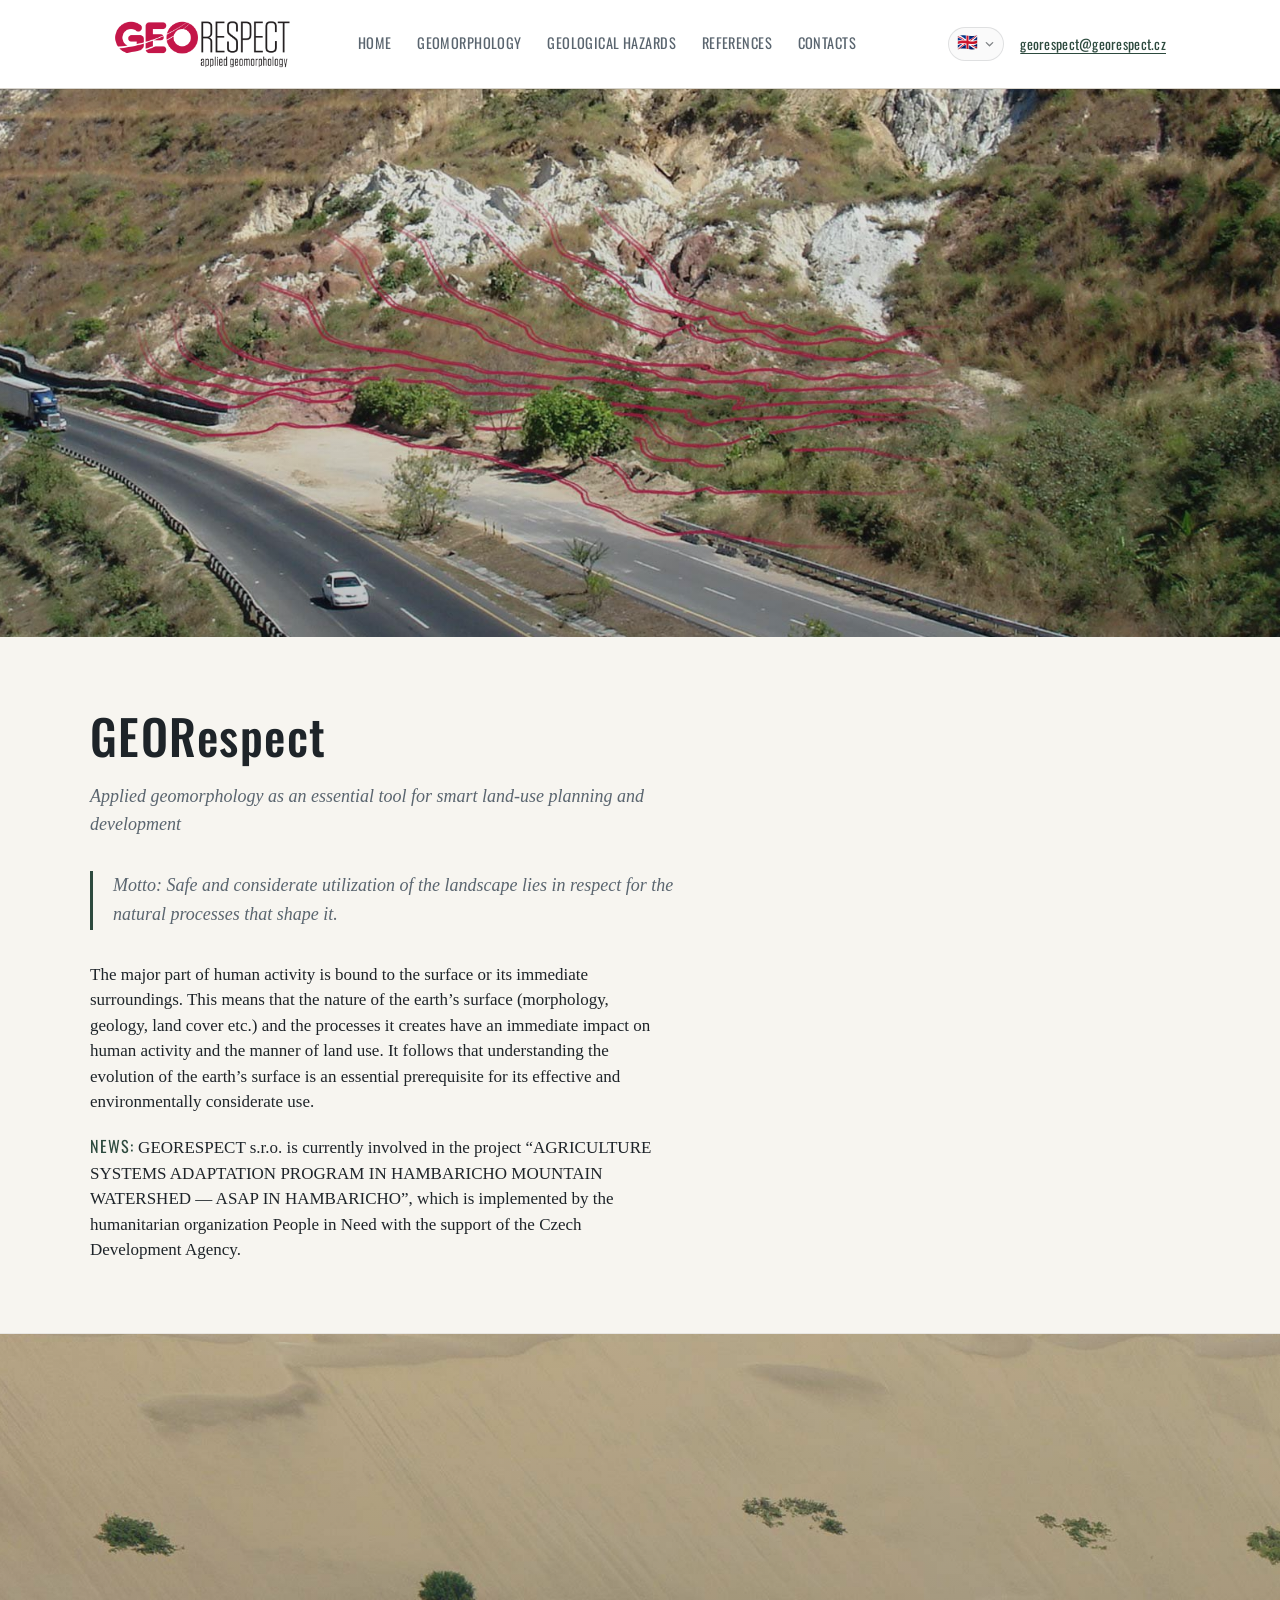
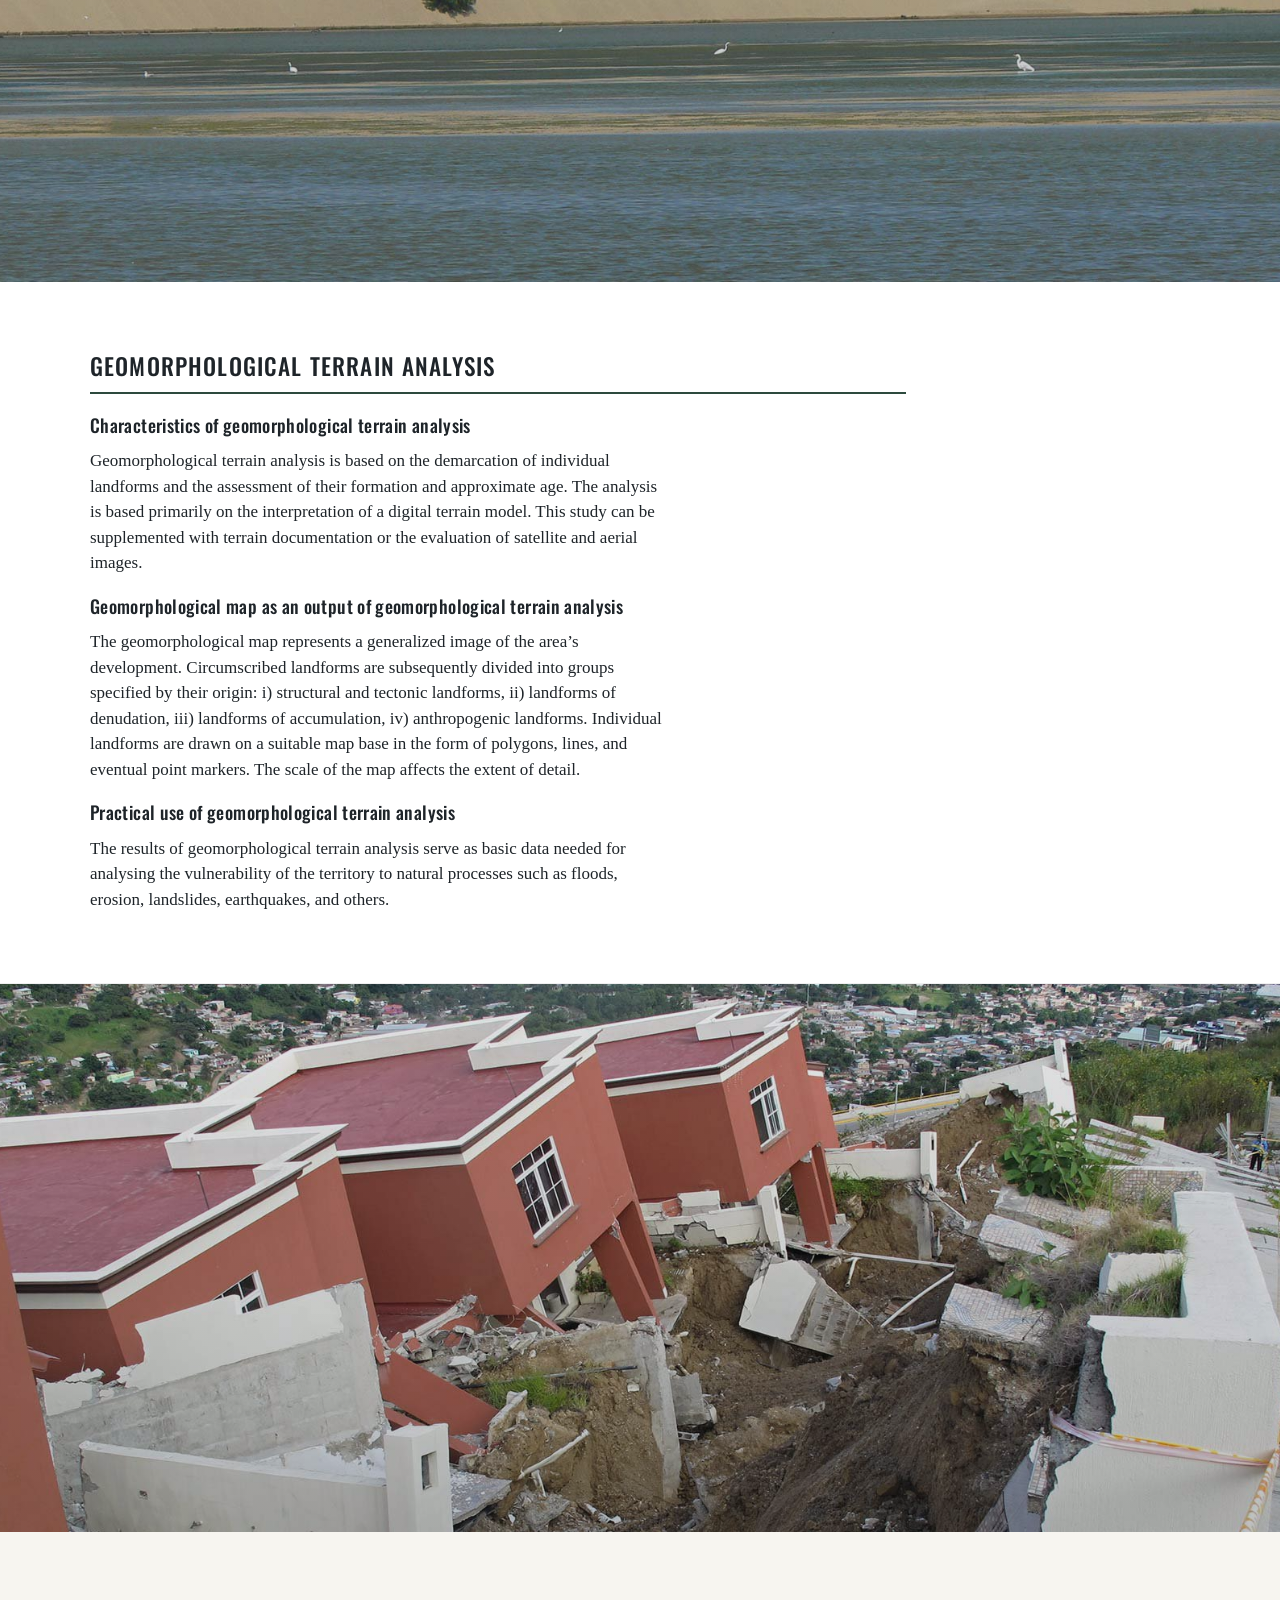
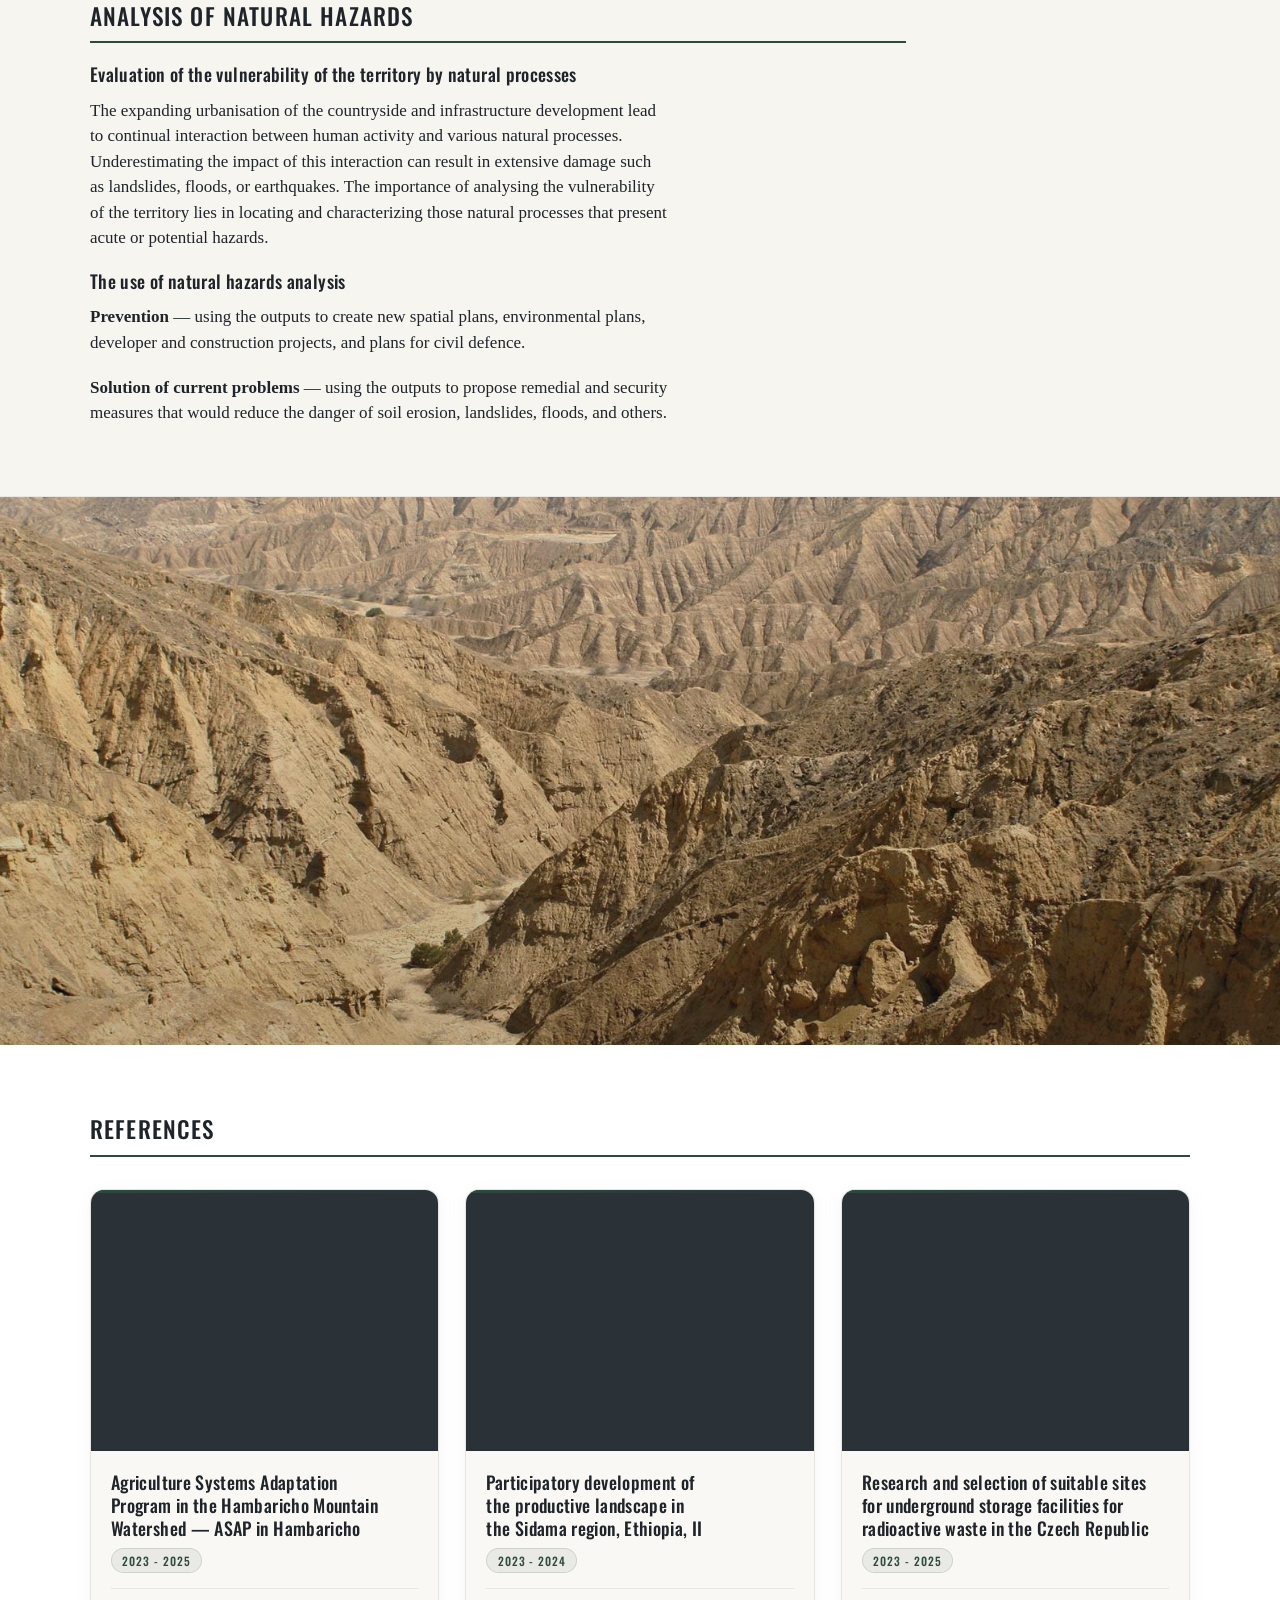
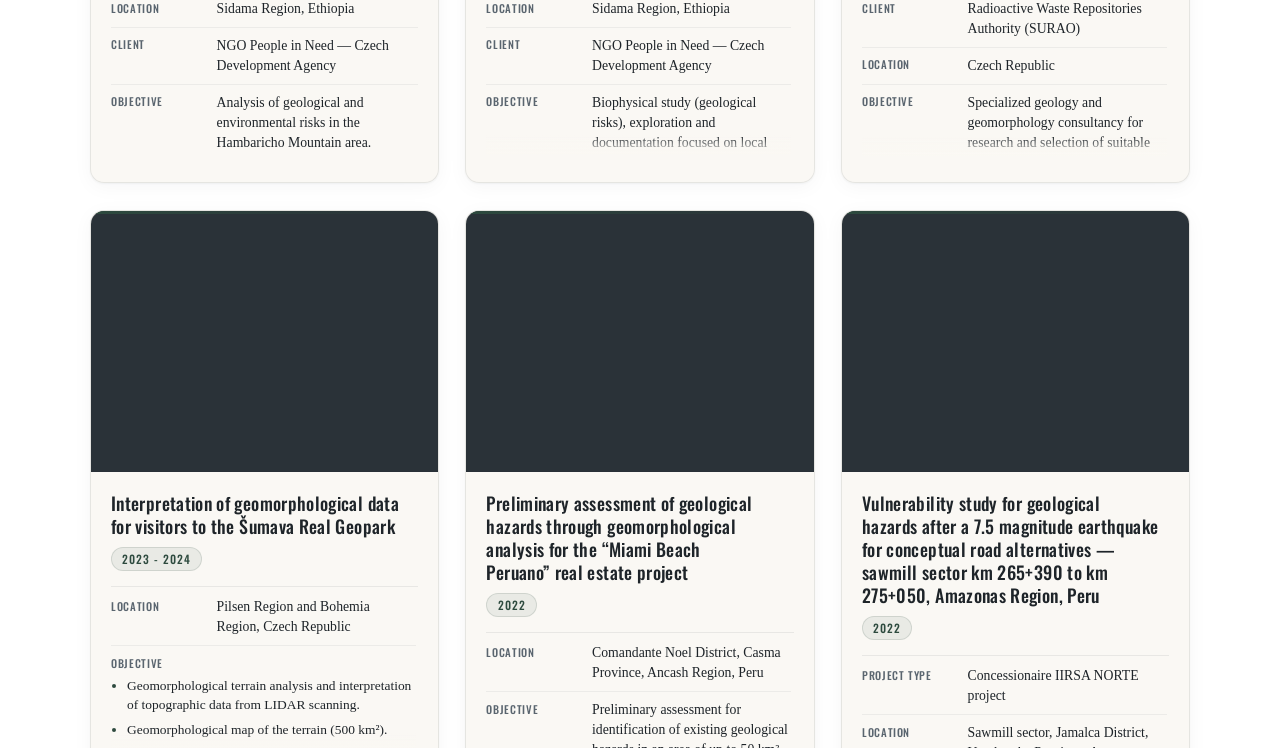
<file: index.html>
<!DOCTYPE html>
<html lang="en">
<head>
  <meta charset="utf-8">
  <meta name="viewport" content="width=device-width, initial-scale=1">
  <title>GEORespect</title>
  <meta http-equiv="refresh" content="0; url=en/">
  <link rel="canonical" href="en/">
</head>
<body>
  <p><a href="en/">Continue to the site (English)</a></p>
</body>
</html>
</file>
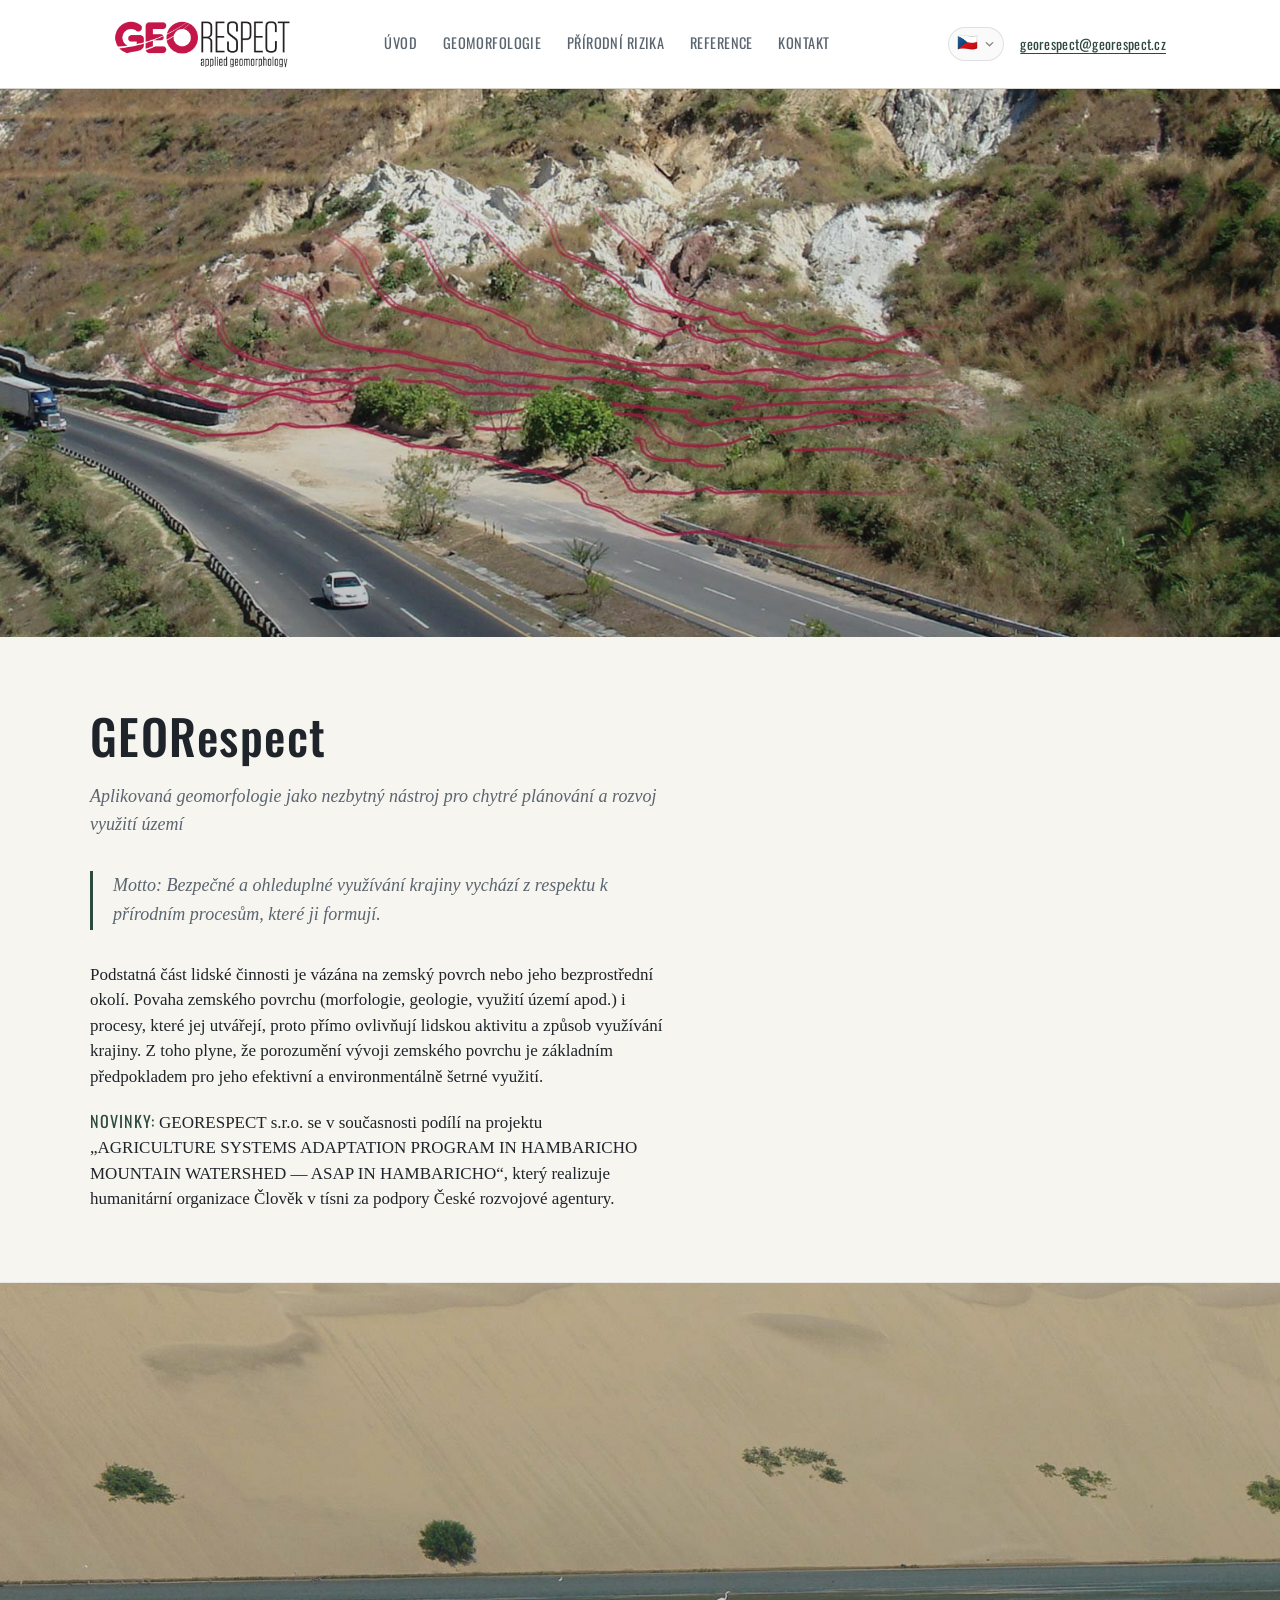
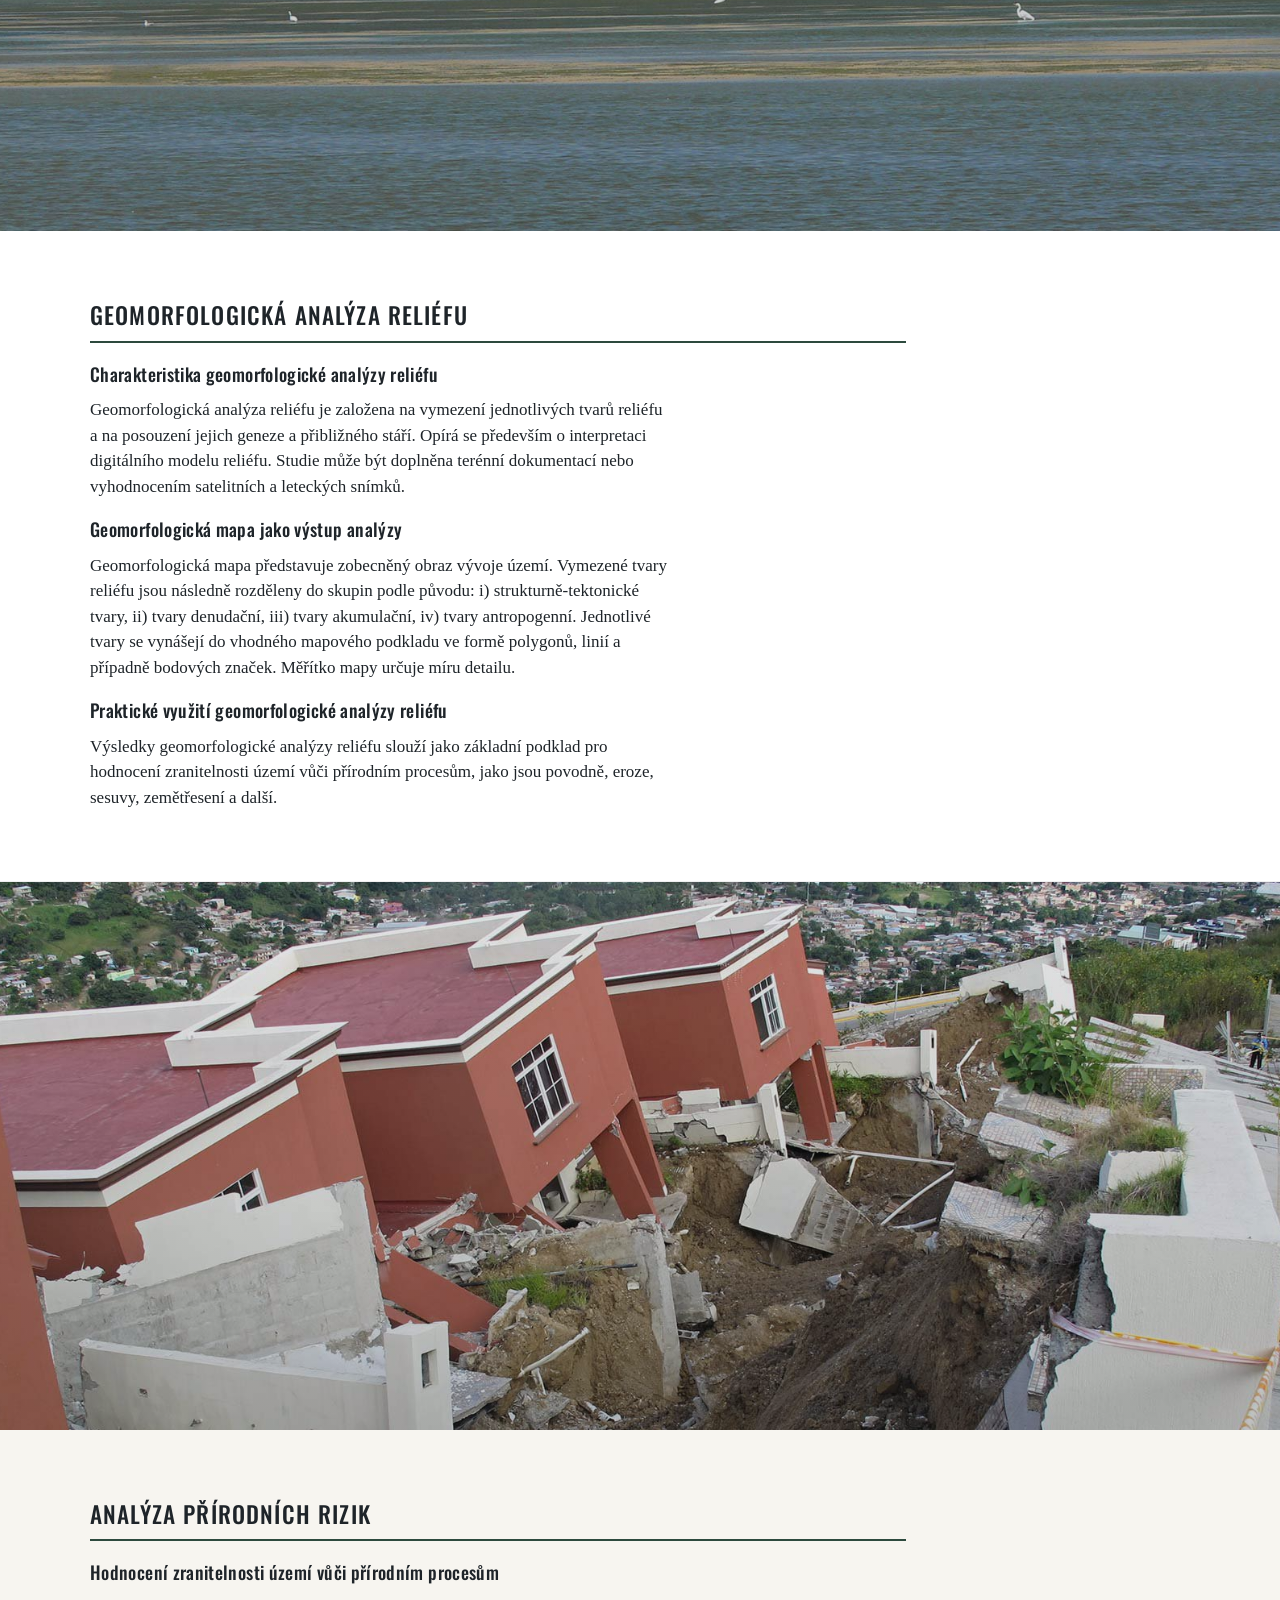
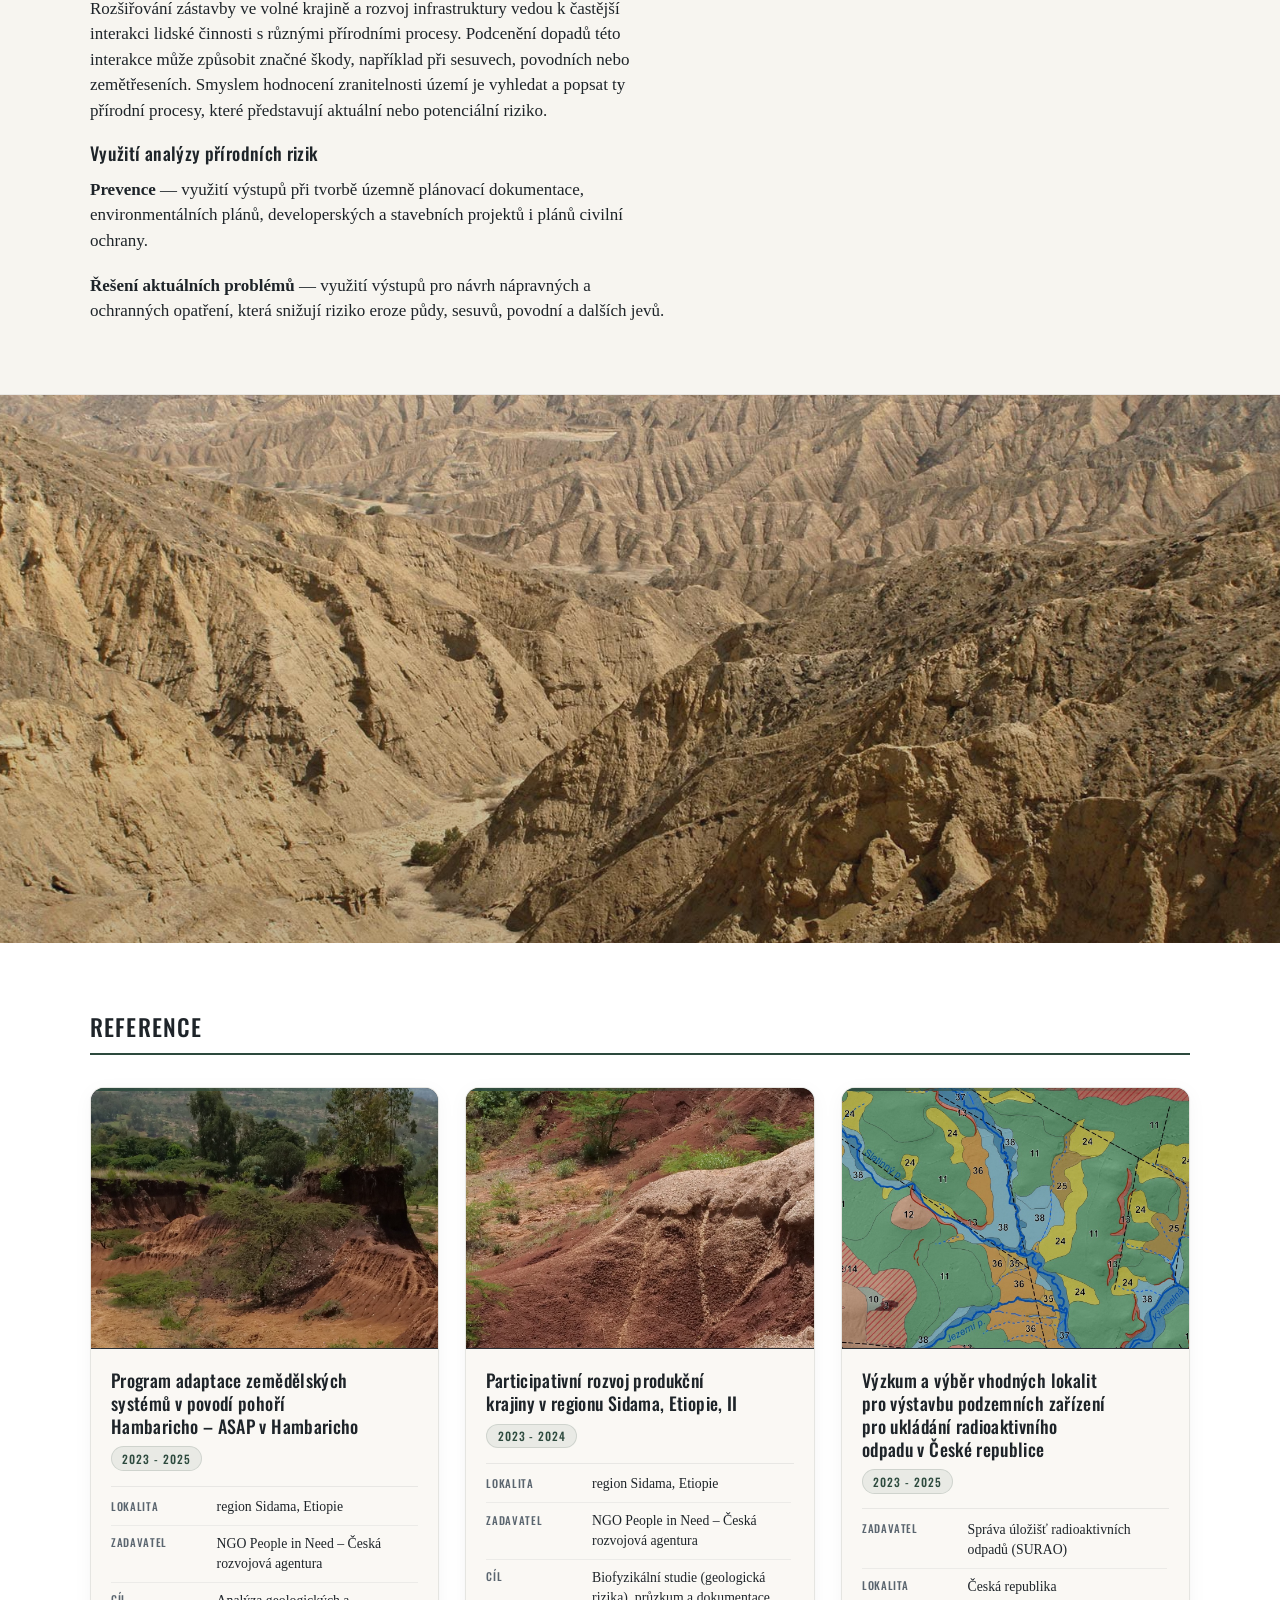
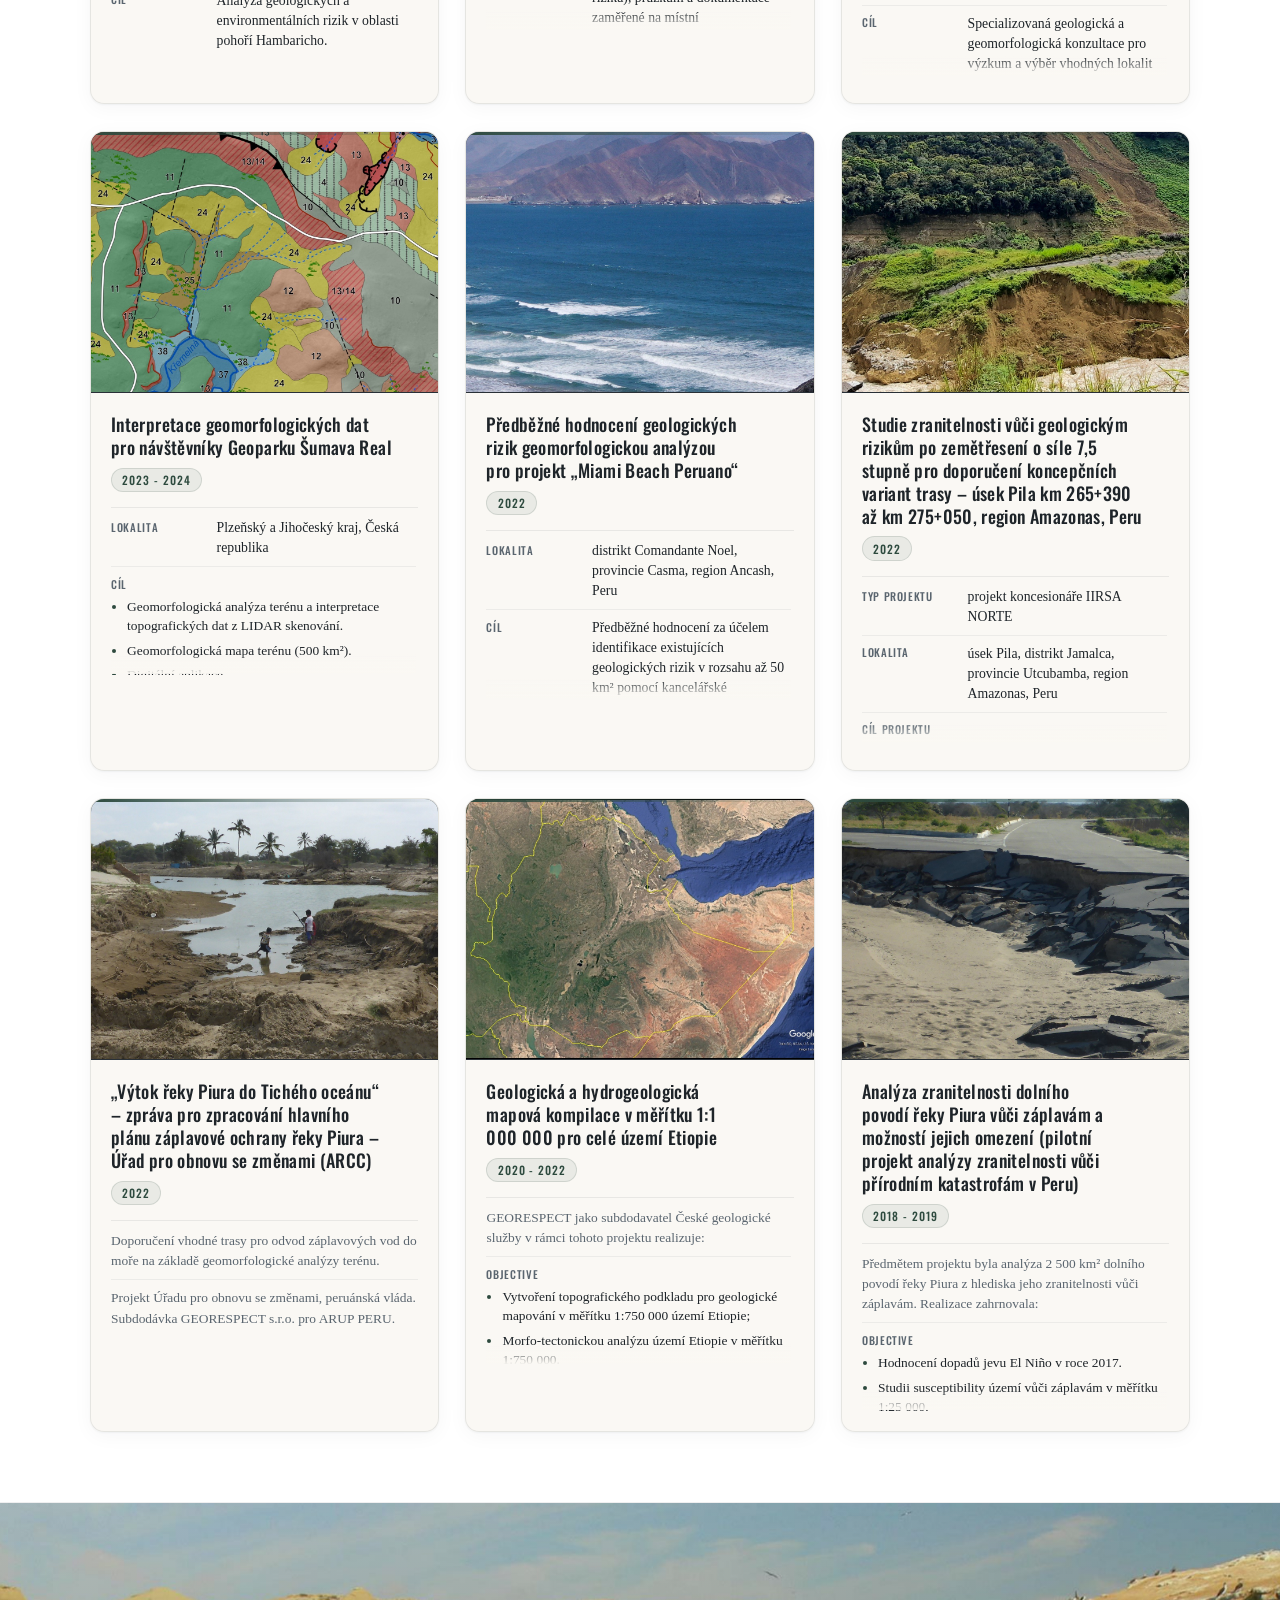
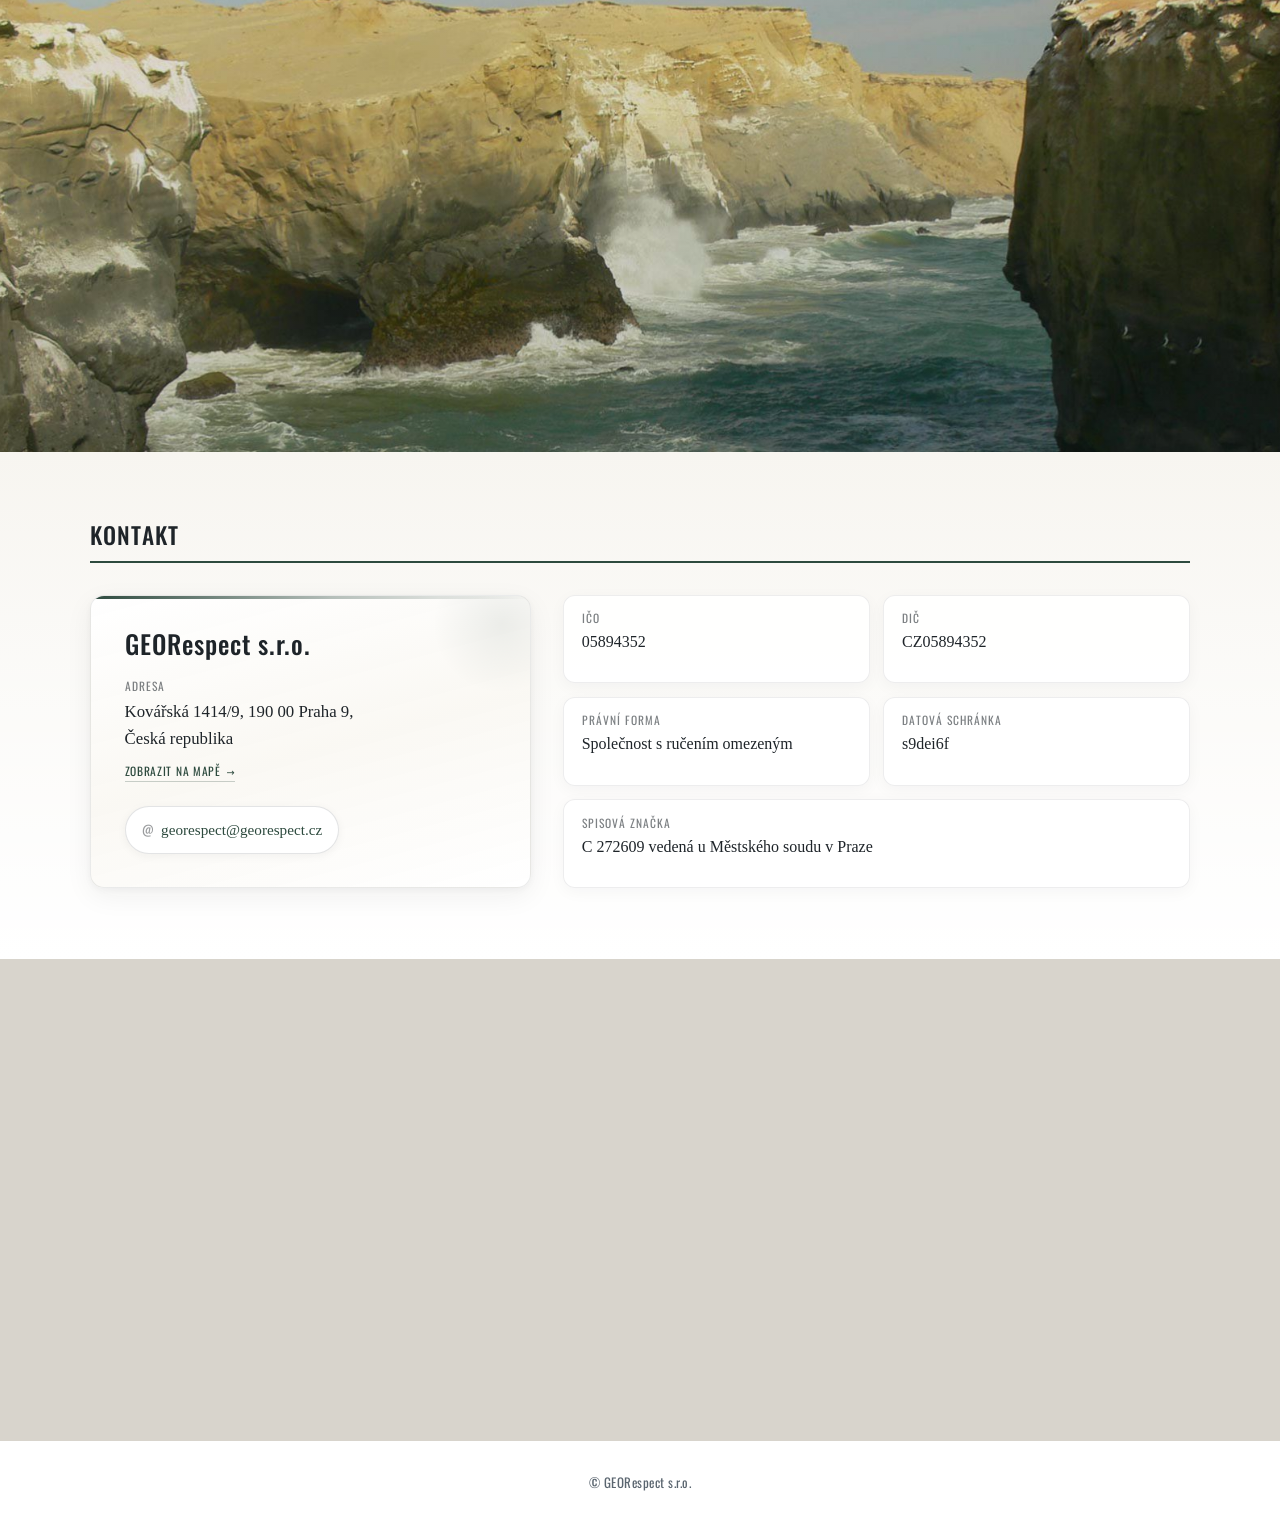
<file: cs/index.html>
<!DOCTYPE html>
<html lang="cs">
<head>
  <meta charset="utf-8">
  <meta name="viewport" content="width=device-width, initial-scale=1">
  <meta name="description" content="GEORespect — aplikovaná geomorfologie pro plánování využití území, analýzu reliéfu a hodnocení přírodních rizik.">
  <title>Aplikovaná geomorfologie | GEORespect</title>
  <link rel="preconnect" href="https://fonts.googleapis.com">
  <link rel="preconnect" href="https://fonts.gstatic.com" crossorigin>
  <link href="https://fonts.googleapis.com/css2?family=Oswald:wght@500&display=swap&subset=latin-ext" rel="stylesheet">
  <link rel="stylesheet" href="../assets/css/styles.css">
  <script src="../assets/js/site.js" defer></script>
  <script src="../assets/js/references-data.js" defer></script>
  <script src="../assets/js/references-gallery.js" defer></script>
  <link rel="alternate" hreflang="en" href="../en/">
  <link rel="alternate" hreflang="cs" href="../cs/">
  <link rel="alternate" hreflang="es" href="../es/">
  <link rel="alternate" hreflang="x-default" href="../en/">
</head>
<body>
  <a class="skip-link" href="#main">Přejít na hlavní obsah</a>

  <header class="site-header">
    <div class="site-header__inner">
      <a class="logo" href="../cs/">
        <img src="../assets/images/logo.png" alt="GEORespect">
      </a>
      <button class="menu-toggle" type="button" aria-expanded="false" aria-controls="site-header-panel-cs">
        <span class="menu-toggle__label">Menu</span>
        <span class="menu-toggle__icon" aria-hidden="true"><span></span></span>
      </button>
      <div class="site-header__panel" id="site-header-panel-cs">
        <nav class="primary-nav" aria-label="Hlavní">
          <ul>
            <li><a href="#applied-geomorphology">Úvod</a></li>
            <li><a href="#geomorphological-terrain-analysis">Geomorfologie</a></li>
            <li><a href="#analysis-of-natural-hazards">Přírodní rizika</a></li>
            <li><a href="#references">Reference</a></li>
            <li><a href="#contacts">Kontakt</a></li>
          </ul>
        </nav>
        <div class="header-tools">
          <details class="lang-select" aria-label="Jazyk">
            <summary class="lang-select__trigger" aria-label="Změnit jazyk" title="Jazyk">
              <span aria-hidden="true">🇨🇿</span>
              <span class="lang-select__chev" aria-hidden="true"></span>
            </summary>
            <ul class="lang-select__menu" role="list">
              <li><a href="../en/" lang="en" title="English"><span aria-hidden="true">🇬🇧</span><span>English</span></a></li>
              <li><a href="./" aria-current="true" lang="cs" title="Čeština"><span aria-hidden="true">🇨🇿</span><span>Čeština</span></a></li>
              <li><a href="../es/" lang="es" title="Español"><span aria-hidden="true">🇪🇸</span><span>Español</span></a></li>
            </ul>
          </details>
          <a class="contact-email" href="mailto:georespect@georespect.cz">georespect@georespect.cz</a>
        </div>
      </div>
    </div>
  </header>

  <main id="main">
    <figure class="hero" aria-hidden="true">
      <img src="../assets/images/galleries/1920x680_g3-slide1.jpg" width="1920" height="680" alt="">
    </figure>

    <section class="section" id="applied-geomorphology" aria-labelledby="page-heading">
      <div class="section__inner">
        <h1 id="page-heading">GEORespect <span class="subtitle">Aplikovaná geomorfologie jako nezbytný nástroj pro chytré plánování a rozvoj využití území</span></h1>
        <p class="motto">Motto: Bezpečné a ohleduplné využívání krajiny vychází z respektu k přírodním procesům, které ji formují.</p>
        <p>Podstatná část lidské činnosti je vázána na zemský povrch nebo jeho bezprostřední okolí. Povaha zemského povrchu (morfologie, geologie, využití území apod.) i procesy, které jej utvářejí, proto přímo ovlivňují lidskou aktivitu a způsob využívání krajiny. Z toho plyne, že porozumění vývoji zemského povrchu je základním předpokladem pro jeho efektivní a environmentálně šetrné využití.</p>
        <p><span class="news-label">NOVINKY:</span> GEORESPECT s.r.o. se v současnosti podílí na projektu „AGRICULTURE SYSTEMS ADAPTATION PROGRAM IN HAMBARICHO MOUNTAIN WATERSHED — ASAP IN HAMBARICHO“, který realizuje humanitární organizace Člověk v tísni za podpory České rozvojové agentury.</p>
      </div>
    </section>

    <figure class="hero" aria-hidden="true">
      <img src="../assets/images/galleries/1920x680_g7-slide1a.jpg" width="1920" height="680" alt="">
    </figure>

    <section class="section" id="geomorphological-terrain-analysis" aria-labelledby="heading-terrain">
      <div class="section__inner">
        <h2 id="heading-terrain">Geomorfologická analýza reliéfu</h2>
        <h3>Charakteristika geomorfologické analýzy reliéfu</h3>
        <p>Geomorfologická analýza reliéfu je založena na vymezení jednotlivých tvarů reliéfu a na posouzení jejich geneze a přibližného stáří. Opírá se především o interpretaci digitálního modelu reliéfu. Studie může být doplněna terénní dokumentací nebo vyhodnocením satelitních a leteckých snímků.</p>
        <h3>Geomorfologická mapa jako výstup analýzy</h3>
        <p>Geomorfologická mapa představuje zobecněný obraz vývoje území. Vymezené tvary reliéfu jsou následně rozděleny do skupin podle původu: i) strukturně-tektonické tvary, ii) tvary denudační, iii) tvary akumulační, iv) tvary antropogenní. Jednotlivé tvary se vynášejí do vhodného mapového podkladu ve formě polygonů, linií a případně bodových značek. Měřítko mapy určuje míru detailu.</p>
        <h3>Praktické využití geomorfologické analýzy reliéfu</h3>
        <p>Výsledky geomorfologické analýzy reliéfu slouží jako základní podklad pro hodnocení zranitelnosti území vůči přírodním procesům, jako jsou povodně, eroze, sesuvy, zemětřesení a další.</p>
      </div>
    </section>

    <figure class="hero" aria-hidden="true">
      <img src="../assets/images/galleries/1920x680_g9-slide2.jpg" width="1920" height="680" alt="">
    </figure>

    <section class="section" id="analysis-of-natural-hazards" aria-labelledby="heading-hazards">
      <div class="section__inner">
        <h2 id="heading-hazards">Analýza přírodních rizik</h2>
        <h3>Hodnocení zranitelnosti území vůči přírodním procesům</h3>
        <p>Rozšiřování zástavby ve volné krajině a rozvoj infrastruktury vedou k častější interakci lidské činnosti s různými přírodními procesy. Podcenění dopadů této interakce může způsobit značné škody, například při sesuvech, povodních nebo zemětřeseních. Smyslem hodnocení zranitelnosti území je vyhledat a popsat ty přírodní procesy, které představují aktuální nebo potenciální riziko.</p>
        <h3>Využití analýzy přírodních rizik</h3>
        <p><strong>Prevence</strong> — využití výstupů při tvorbě územně plánovací dokumentace, environmentálních plánů, developerských a stavebních projektů i plánů civilní ochrany.</p>
        <p><strong>Řešení aktuálních problémů</strong> — využití výstupů pro návrh nápravných a ochranných opatření, která snižují riziko eroze půdy, sesuvů, povodní a dalších jevů.</p>
      </div>
    </section>

    <figure class="hero" aria-hidden="true">
      <img src="../assets/images/galleries/1920x680_g14-slide4.jpg" width="1920" height="680" alt="">
    </figure>

    <section class="section" id="references" aria-labelledby="heading-references">
      <div class="section__inner section__inner--references">
        <h2 id="heading-references">Reference</h2>
        <div data-component="reference-gallery"></div>
      </div>
    </section>

    <figure class="hero" aria-hidden="true">
      <img src="../assets/images/galleries/1920x680_g10-slide5.jpg" width="1920" height="680" alt="">
    </figure>

    <section class="section section--contacts" id="contacts" aria-labelledby="heading-contacts">
      <div class="section__inner section__inner--contacts">
        <h2 id="heading-contacts">Kontakt</h2>
        <div class="contact-panel">
          <article class="contact-spotlight" aria-label="Kontakt na společnost">
            <p class="contact-spotlight__company">GEORespect s.r.o.</p>
            <div class="contact-spotlight__block">
              <p class="contact-spotlight__label">Adresa</p>
              <address class="contact-spotlight__address">Kovářská 1414/9, 190&nbsp;00 Praha 9, Česká republika</address>
              <a class="contact-spotlight__map" href="#map">Zobrazit na mapě</a>
            </div>
            <a class="contact-spotlight__email" href="mailto:georespect@georespect.cz">georespect@georespect.cz</a>
          </article>
          <dl class="contact-registry">
            <div class="contact-registry__item">
              <dt>IČO</dt>
              <dd>05894352</dd>
            </div>
            <div class="contact-registry__item">
              <dt>DIČ</dt>
              <dd>CZ05894352</dd>
            </div>
            <div class="contact-registry__item">
              <dt>Právní forma</dt>
              <dd>Společnost s ručením omezeným</dd>
            </div>
            <div class="contact-registry__item">
              <dt>Datová schránka</dt>
              <dd>s9dei6f</dd>
            </div>
            <div class="contact-registry__item contact-registry__item--wide">
              <dt>Spisová značka</dt>
              <dd>C 272609 vedená u Městského soudu v Praze</dd>
            </div>
          </dl>
        </div>
      </div>
    </section>

    <div class="map-embed" id="map">
      <iframe title="Mapa umístění kanceláře GEORespect v Praze" src="https://www.google.com/maps/embed?pb=!1m18!1m12!1m3!1d8613.745265094734!2d14.670140556574882!3d50.06977543891898!2m3!1f0!2f0!3f0!3m2!1i1024!2i768!4f13.1!3m3!1m2!1s0x470b8caf518f5299%3A0xbde25b44167171e8!2zxb1sZWJza8OhIDE2MTksIDE5MCAxNiDDmmplemQgbmFkIExlc3k!5e0!3m2!1scs!2scz!4v1493242471732" height="500" loading="lazy" referrerpolicy="no-referrer-when-downgrade"></iframe>
    </div>
  </main>

  <footer>
    <p>© GEORespect s.r.o.</p>
  </footer>
</body>
</html>
</file>
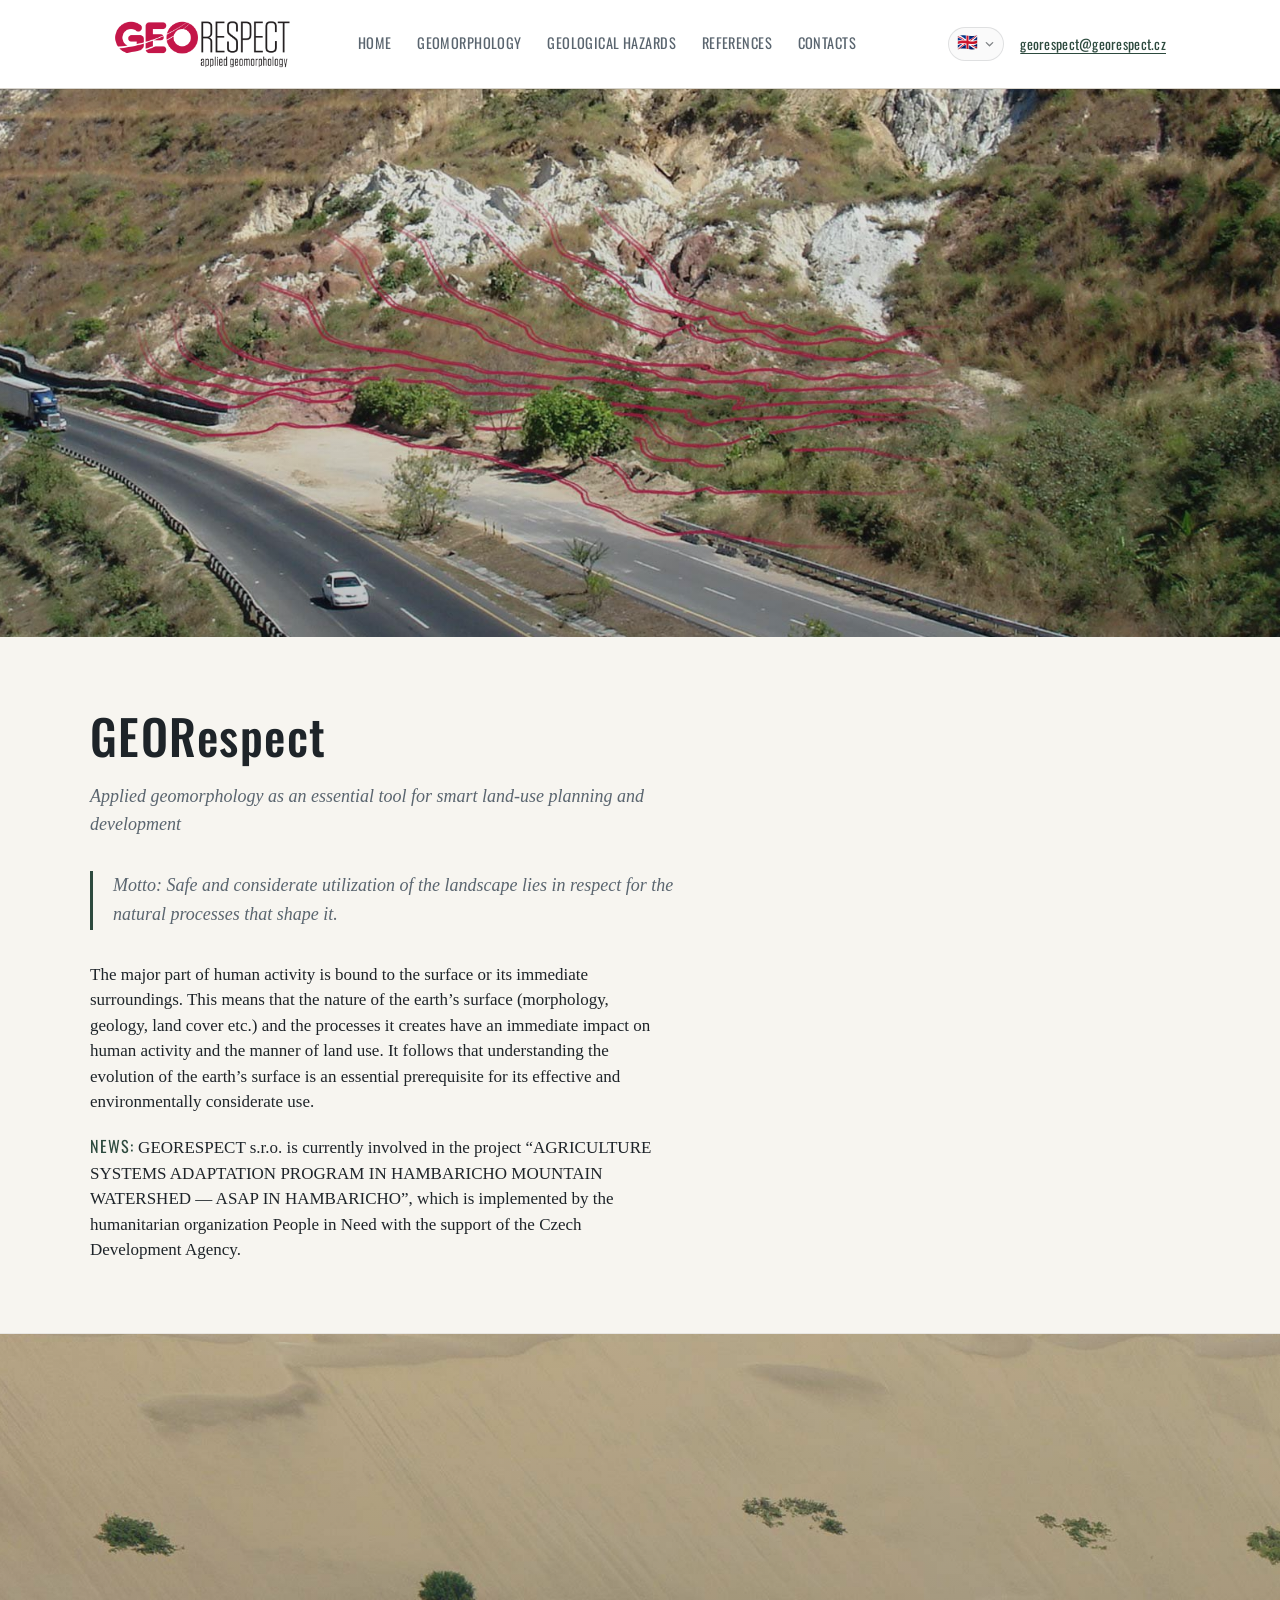
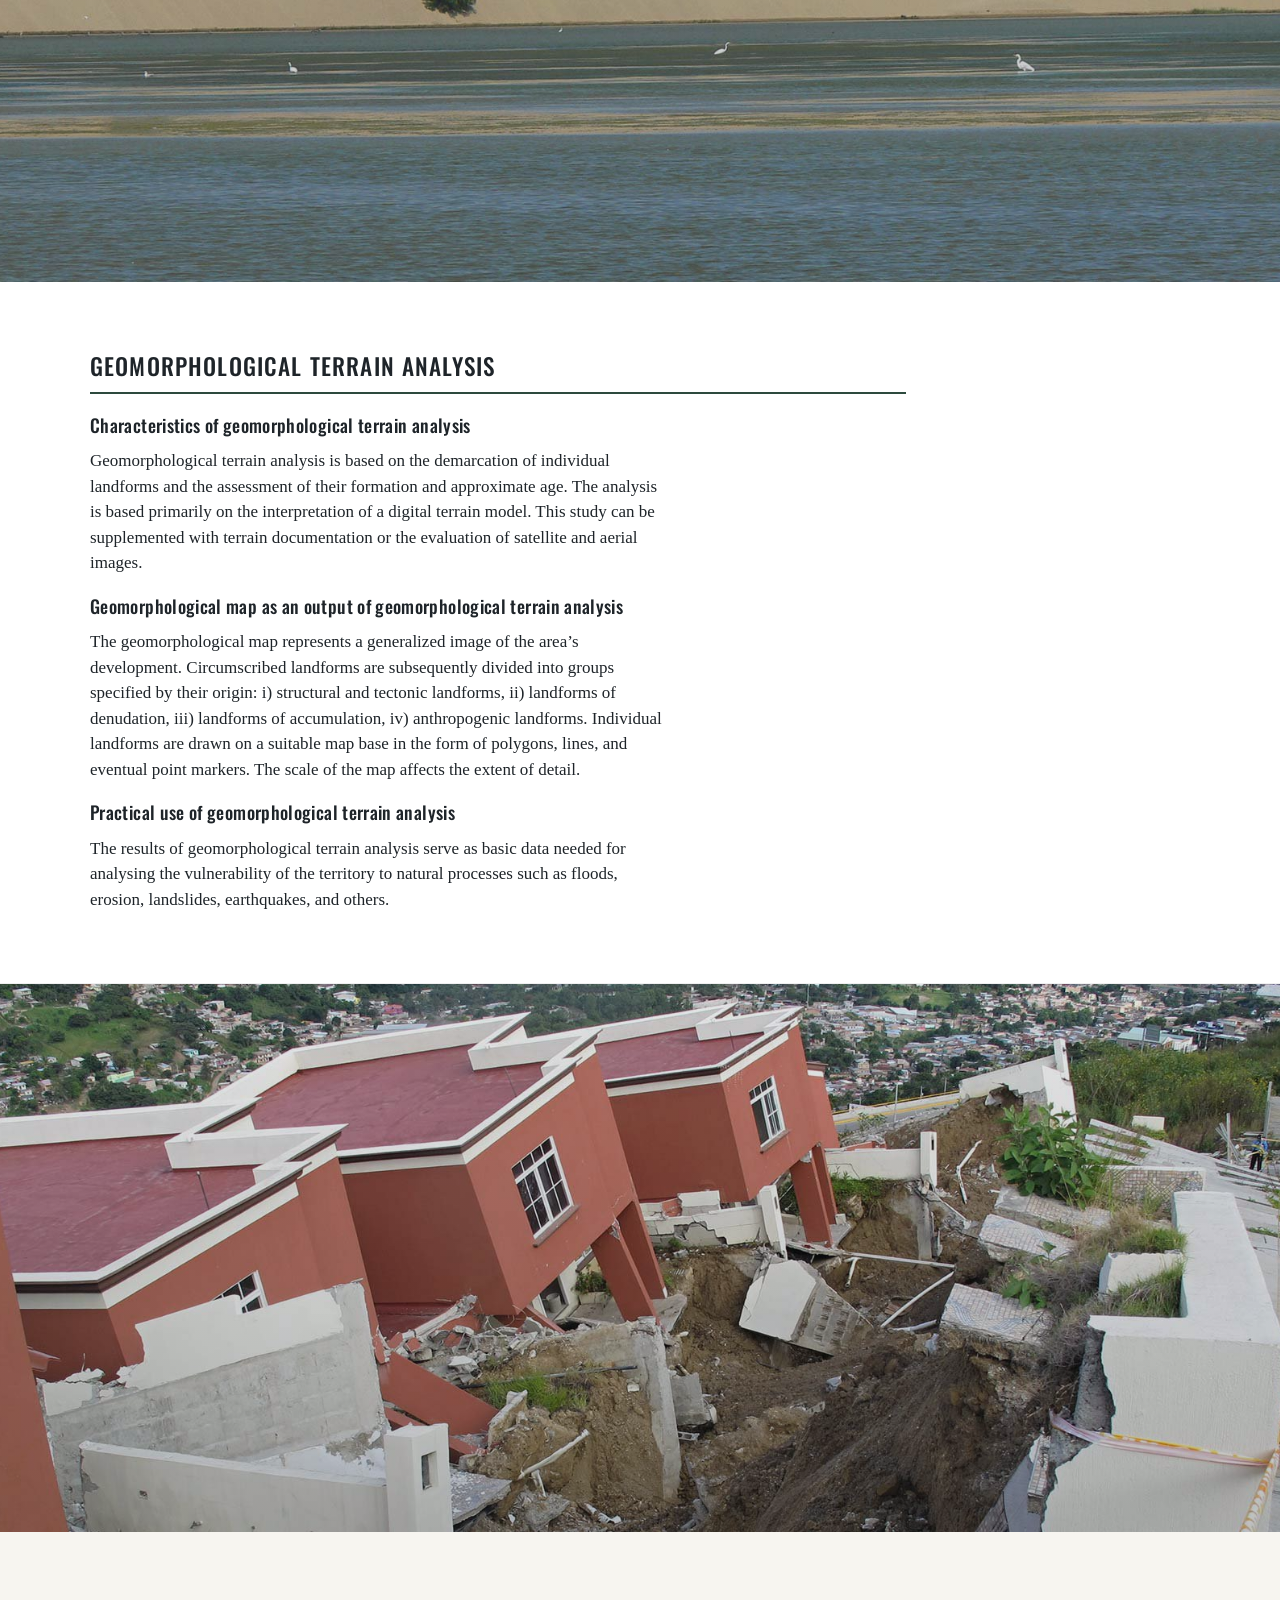
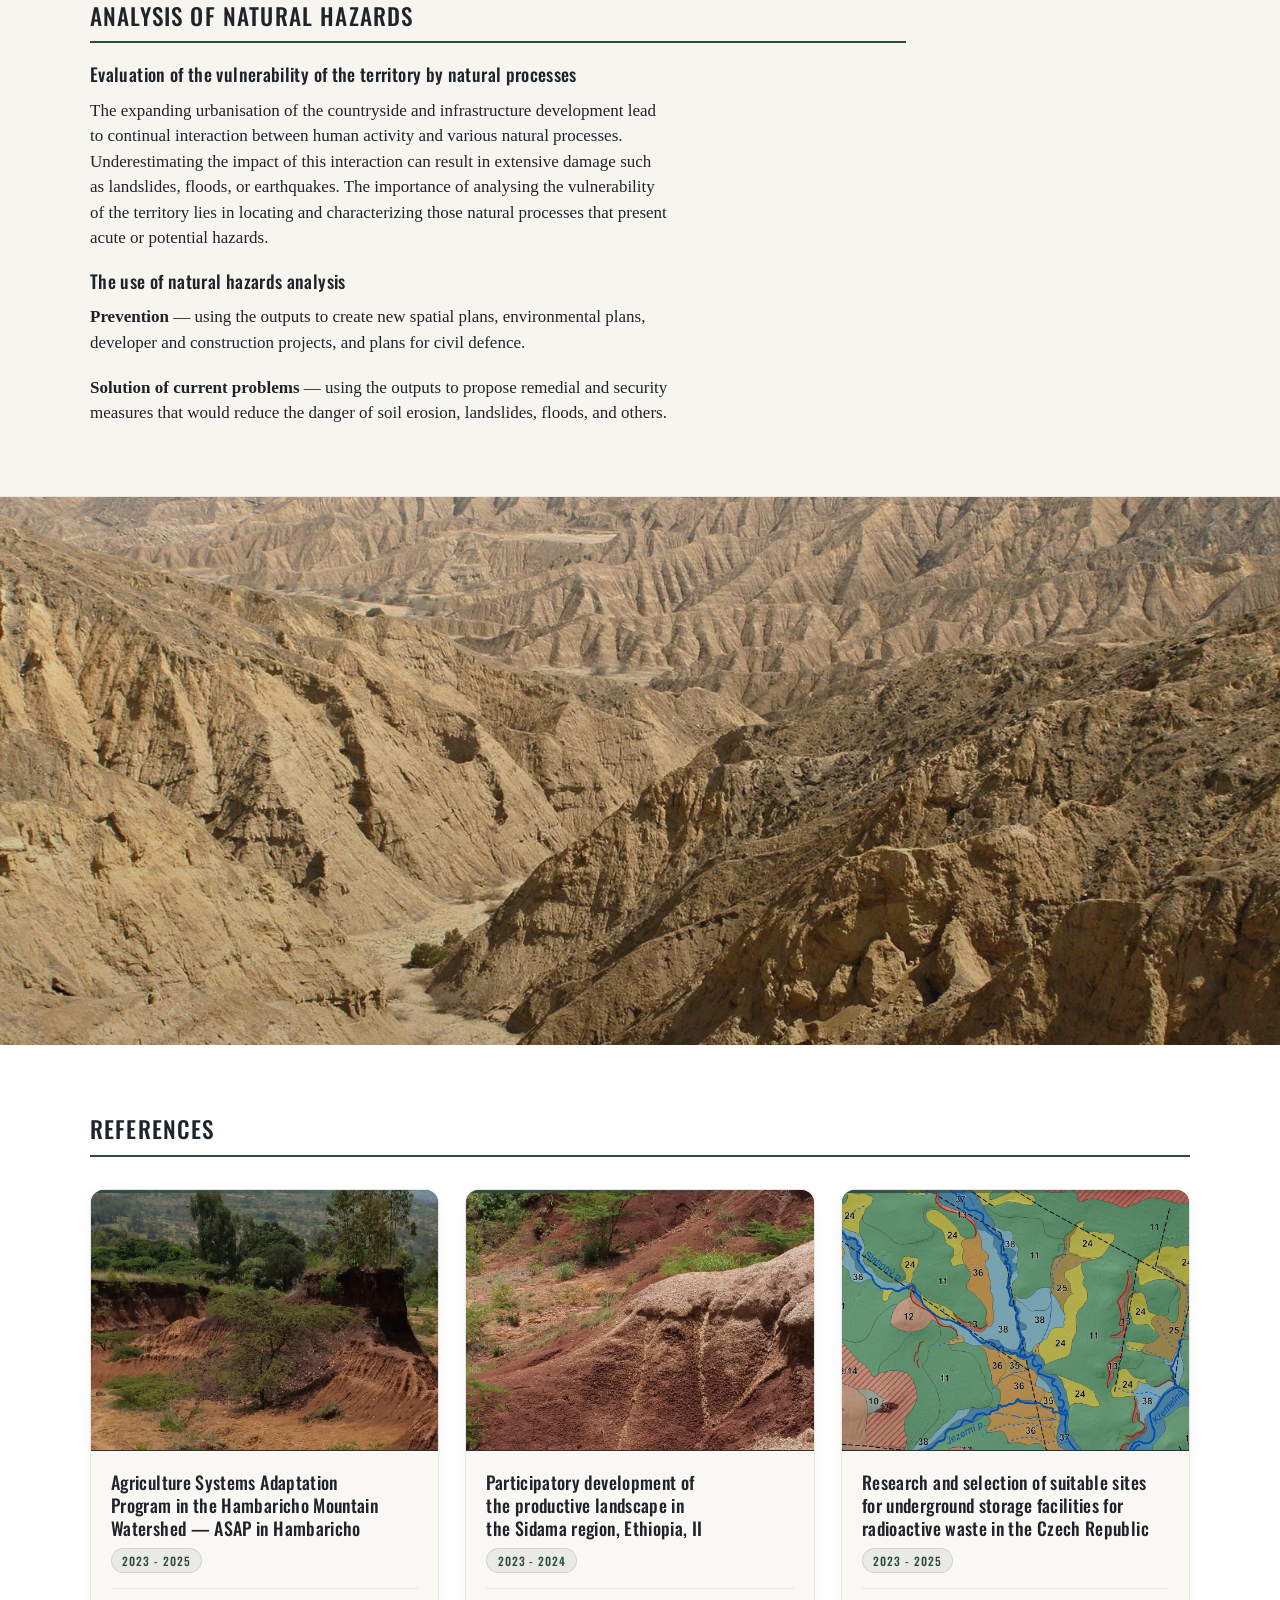
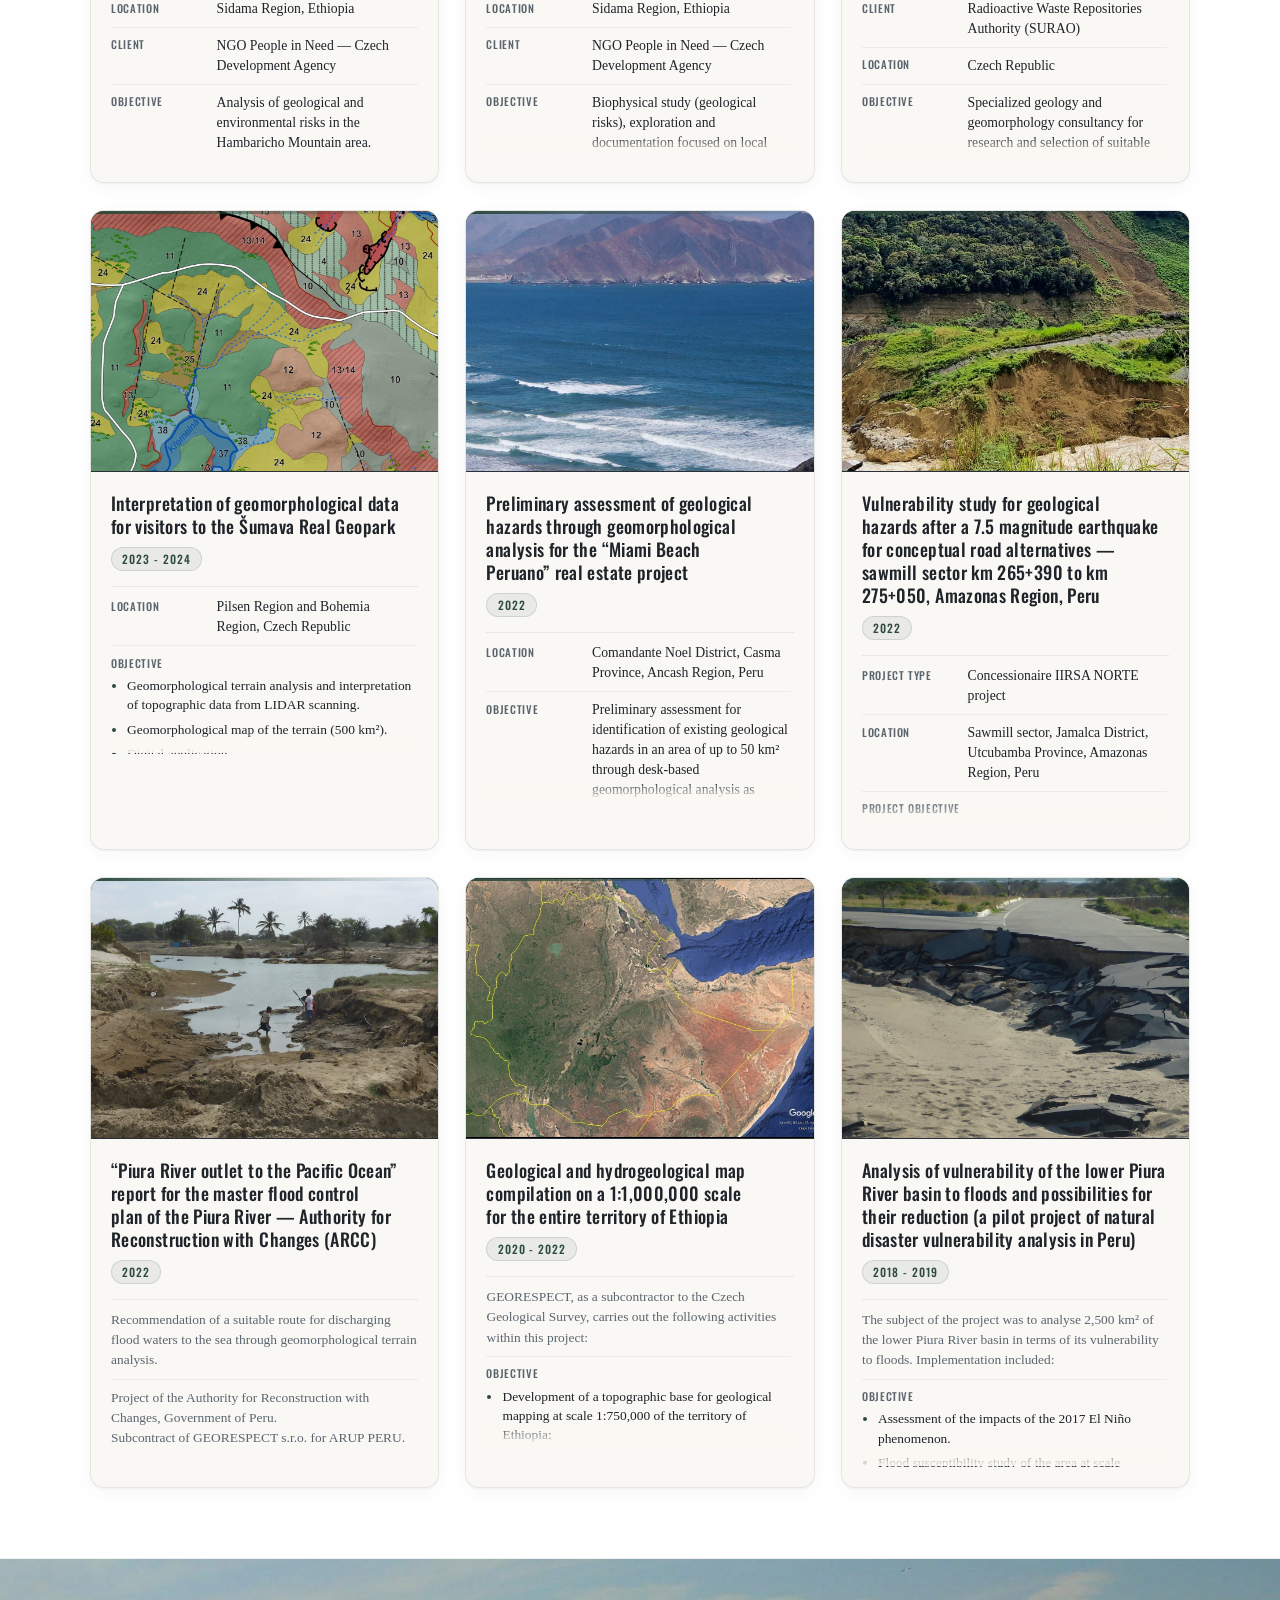
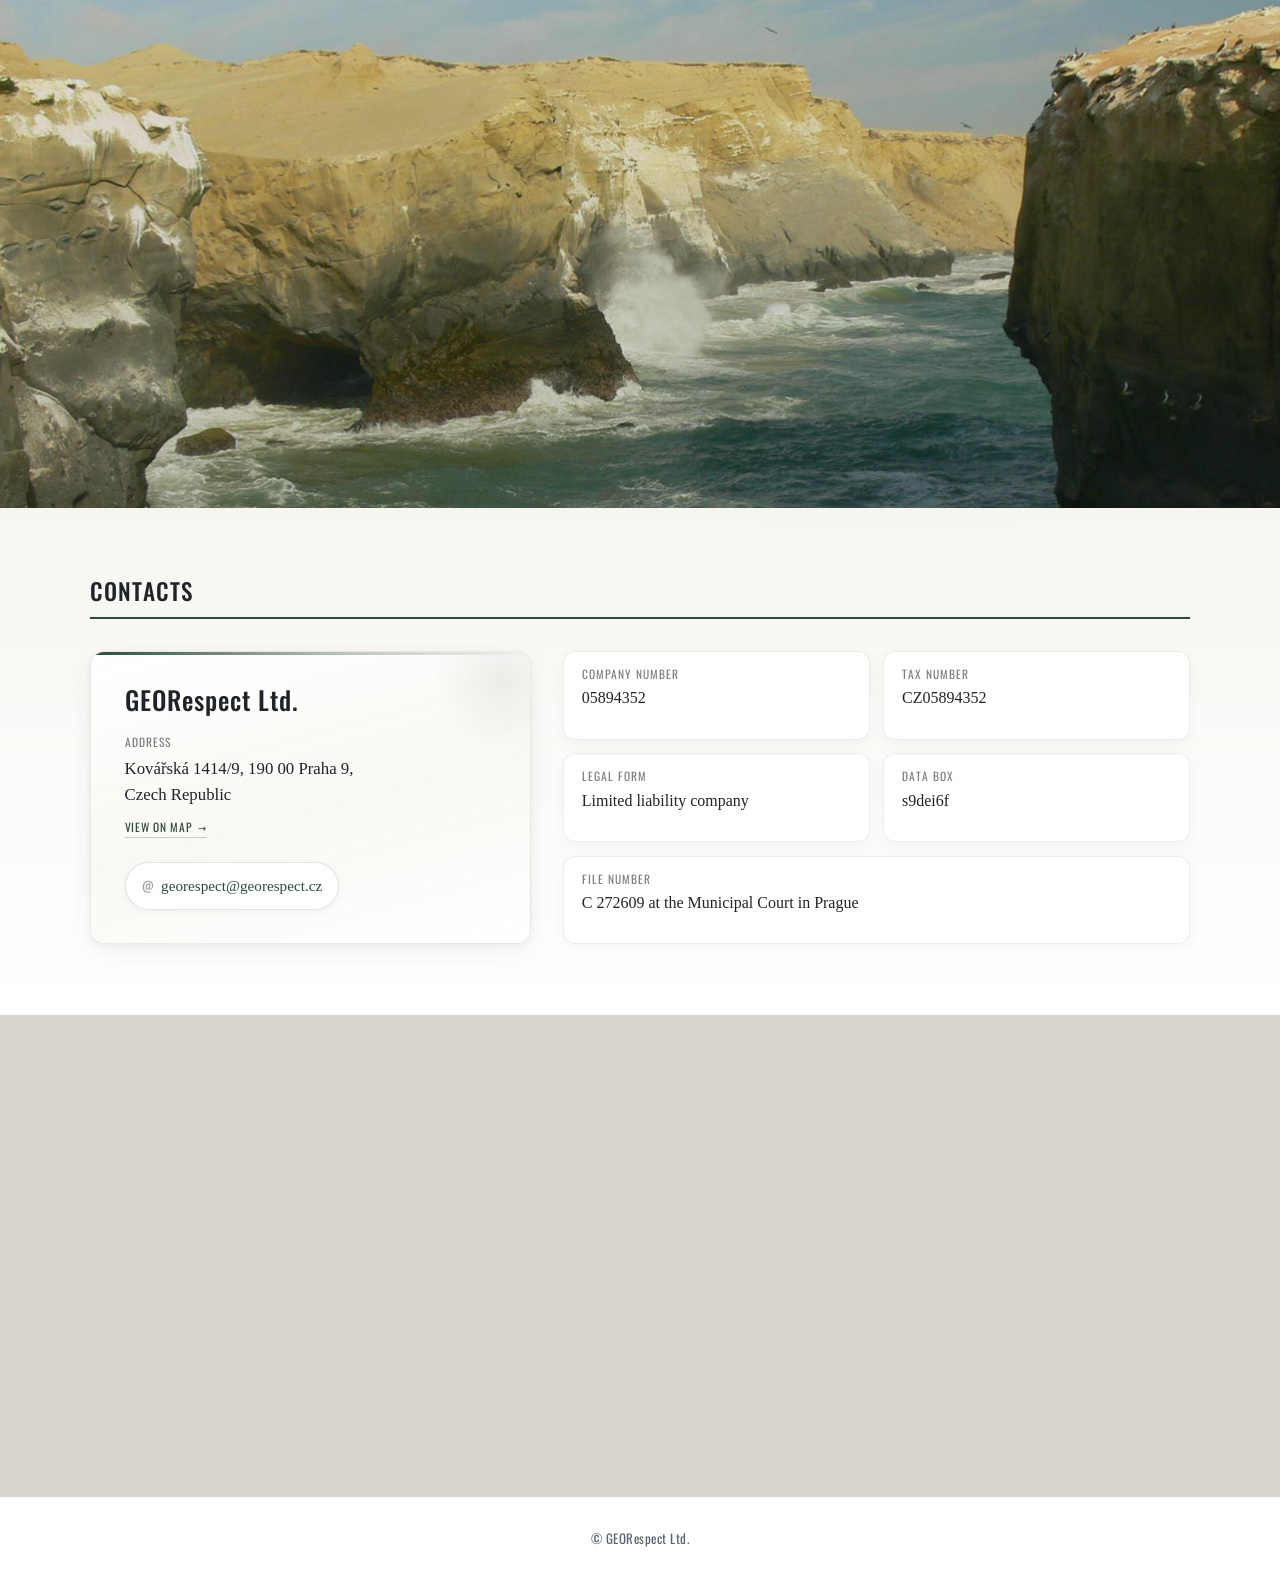
<file: en/index.html>
<!DOCTYPE html>
<html lang="en">
<head>
  <meta charset="utf-8">
  <meta name="viewport" content="width=device-width, initial-scale=1">
  <meta name="description" content="GEORespect — applied geomorphology for land-use planning, terrain analysis, and natural hazard assessment.">
  <title>Applied geomorphology | GEORespect</title>
  <link rel="preconnect" href="https://fonts.googleapis.com">
  <link rel="preconnect" href="https://fonts.gstatic.com" crossorigin>
  <link href="https://fonts.googleapis.com/css2?family=Oswald:wght@500&display=swap&subset=latin-ext" rel="stylesheet">
  <link rel="stylesheet" href="../assets/css/styles.css">
  <script src="../assets/js/site.js" defer></script>
  <script src="../assets/js/references-data.js" defer></script>
  <script src="../assets/js/references-gallery.js" defer></script>
  <link rel="alternate" hreflang="en" href="../en/">
  <link rel="alternate" hreflang="cs" href="../cs/">
  <link rel="alternate" hreflang="es" href="../es/">
  <link rel="alternate" hreflang="x-default" href="../en/">
</head>
<body>
  <a class="skip-link" href="#main">Skip to main content</a>

  <header class="site-header">
    <div class="site-header__inner">
      <a class="logo" href="../en/">
        <img src="../assets/images/logo.png" alt="GEORespect">
      </a>
      <button class="menu-toggle" type="button" aria-expanded="false" aria-controls="site-header-panel-en">
        <span class="menu-toggle__label">Menu</span>
        <span class="menu-toggle__icon" aria-hidden="true"><span></span></span>
      </button>
      <div class="site-header__panel" id="site-header-panel-en">
        <nav class="primary-nav" aria-label="Primary">
          <ul>
            <li><a href="#applied-geomorphology">Home</a></li>
            <li><a href="#geomorphological-terrain-analysis">Geomorphology</a></li>
            <li><a href="#analysis-of-natural-hazards">Geological hazards</a></li>
            <li><a href="#references">References</a></li>
            <li><a href="#contacts">Contacts</a></li>
          </ul>
        </nav>
        <div class="header-tools">
          <details class="lang-select" aria-label="Language">
            <summary class="lang-select__trigger" aria-label="Change language" title="Language">
              <span aria-hidden="true">🇬🇧</span>
              <span class="lang-select__chev" aria-hidden="true"></span>
            </summary>
            <ul class="lang-select__menu" role="list">
              <li><a href="../en/" aria-current="true" lang="en" title="English"><span aria-hidden="true">🇬🇧</span><span>English</span></a></li>
              <li><a href="../cs/" lang="cs" title="Čeština"><span aria-hidden="true">🇨🇿</span><span>Čeština</span></a></li>
              <li><a href="../es/" lang="es" title="Español"><span aria-hidden="true">🇪🇸</span><span>Español</span></a></li>
            </ul>
          </details>
          <a class="contact-email" href="mailto:georespect@georespect.cz">georespect@georespect.cz</a>
        </div>
      </div>
    </div>
  </header>

  <main id="main">
    <figure class="hero" aria-hidden="true">
      <img src="../assets/images/galleries/1920x680_g3-slide1.jpg" width="1920" height="680" alt="">
    </figure>

    <section class="section" id="applied-geomorphology" aria-labelledby="page-heading">
      <div class="section__inner">
        <h1 id="page-heading">GEORespect <span class="subtitle">Applied geomorphology as an essential tool for smart land-use planning and development</span></h1>
        <p class="motto">Motto: Safe and considerate utilization of the landscape lies in respect for the natural processes that shape it.</p>
        <p>The major part of human activity is bound to the surface or its immediate surroundings. This means that the nature of the earth’s surface (morphology, geology, land cover etc.) and the processes it creates have an immediate impact on human activity and the manner of land use. It follows that understanding the evolution of the earth’s surface is an essential prerequisite for its effective and environmentally considerate use.</p>
        <p><span class="news-label">NEWS:</span> GEORESPECT s.r.o. is currently involved in the project “AGRICULTURE SYSTEMS ADAPTATION PROGRAM IN HAMBARICHO MOUNTAIN WATERSHED — ASAP IN HAMBARICHO”, which is implemented by the humanitarian organization People in Need with the support of the Czech Development Agency.</p>
      </div>
    </section>

    <figure class="hero" aria-hidden="true">
      <img src="../assets/images/galleries/1920x680_g7-slide1a.jpg" width="1920" height="680" alt="">
    </figure>

    <section class="section" id="geomorphological-terrain-analysis" aria-labelledby="heading-terrain">
      <div class="section__inner">
        <h2 id="heading-terrain">Geomorphological terrain analysis</h2>
        <h3>Characteristics of geomorphological terrain analysis</h3>
        <p>Geomorphological terrain analysis is based on the demarcation of individual landforms and the assessment of their formation and approximate age. The analysis is based primarily on the interpretation of a digital terrain model. This study can be supplemented with terrain documentation or the evaluation of satellite and aerial images.</p>
        <h3>Geomorphological map as an output of geomorphological terrain analysis</h3>
        <p>The geomorphological map represents a generalized image of the area’s development. Circumscribed landforms are subsequently divided into groups specified by their origin: i) structural and tectonic landforms, ii) landforms of denudation, iii) landforms of accumulation, iv) anthropogenic landforms. Individual landforms are drawn on a suitable map base in the form of polygons, lines, and eventual point markers. The scale of the map affects the extent of detail.</p>
        <h3>Practical use of geomorphological terrain analysis</h3>
        <p>The results of geomorphological terrain analysis serve as basic data needed for analysing the vulnerability of the territory to natural processes such as floods, erosion, landslides, earthquakes, and others.</p>
      </div>
    </section>

    <figure class="hero" aria-hidden="true">
      <img src="../assets/images/galleries/1920x680_g9-slide2.jpg" width="1920" height="680" alt="">
    </figure>

    <section class="section" id="analysis-of-natural-hazards" aria-labelledby="heading-hazards">
      <div class="section__inner">
        <h2 id="heading-hazards">Analysis of natural hazards</h2>
        <h3>Evaluation of the vulnerability of the territory by natural processes</h3>
        <p>The expanding urbanisation of the countryside and infrastructure development lead to continual interaction between human activity and various natural processes. Underestimating the impact of this interaction can result in extensive damage such as landslides, floods, or earthquakes. The importance of analysing the vulnerability of the territory lies in locating and characterizing those natural processes that present acute or potential hazards.</p>
        <h3>The use of natural hazards analysis</h3>
        <p><strong>Prevention</strong> — using the outputs to create new spatial plans, environmental plans, developer and construction projects, and plans for civil defence.</p>
        <p><strong>Solution of current problems</strong> — using the outputs to propose remedial and security measures that would reduce the danger of soil erosion, landslides, floods, and others.</p>
      </div>
    </section>

    <figure class="hero" aria-hidden="true">
      <img src="../assets/images/galleries/1920x680_g14-slide4.jpg" width="1920" height="680" alt="">
    </figure>

    <section class="section" id="references" aria-labelledby="heading-references">
      <div class="section__inner section__inner--references">
        <h2 id="heading-references">References</h2>
        <div data-component="reference-gallery"></div>
      </div>
    </section>

    <figure class="hero" aria-hidden="true">
      <img src="../assets/images/galleries/1920x680_g10-slide5.jpg" width="1920" height="680" alt="">
    </figure>

    <section class="section section--contacts" id="contacts" aria-labelledby="heading-contacts">
      <div class="section__inner section__inner--contacts">
        <h2 id="heading-contacts">Contacts</h2>
        <div class="contact-panel">
          <article class="contact-spotlight" aria-label="Company contact">
            <p class="contact-spotlight__company">GEORespect Ltd.</p>
            <div class="contact-spotlight__block">
              <p class="contact-spotlight__label">Address</p>
              <address class="contact-spotlight__address">Kovářská 1414/9, 190&nbsp;00 Praha 9, Czech Republic</address>
              <a class="contact-spotlight__map" href="#map">View on map</a>
            </div>
            <a class="contact-spotlight__email" href="mailto:georespect@georespect.cz">georespect@georespect.cz</a>
          </article>
          <dl class="contact-registry">
            <div class="contact-registry__item">
              <dt>Company number</dt>
              <dd>05894352</dd>
            </div>
            <div class="contact-registry__item">
              <dt>Tax number</dt>
              <dd>CZ05894352</dd>
            </div>
            <div class="contact-registry__item">
              <dt>Legal form</dt>
              <dd>Limited liability company</dd>
            </div>
            <div class="contact-registry__item">
              <dt>Data box</dt>
              <dd>s9dei6f</dd>
            </div>
            <div class="contact-registry__item contact-registry__item--wide">
              <dt>File number</dt>
              <dd>C 272609 at the Municipal Court in Prague</dd>
            </div>
          </dl>
        </div>
      </div>
    </section>

    <div class="map-embed" id="map">
      <iframe title="Map of GEORespect office location in Prague" src="https://www.google.com/maps/embed?pb=!1m18!1m12!1m3!1d8613.745265094734!2d14.670140556574882!3d50.06977543891898!2m3!1f0!2f0!3f0!3m2!1i1024!2i768!4f13.1!3m3!1m2!1s0x470b8caf518f5299%3A0xbde25b44167171e8!2zxb1sZWJza8OhIDE2MTksIDE5MCAxNiDDmmplemQgbmFkIExlc3k!5e0!3m2!1scs!2scz!4v1493242471732" height="500" loading="lazy" referrerpolicy="no-referrer-when-downgrade"></iframe>
    </div>
  </main>

  <footer>
    <p>© GEORespect Ltd.</p>
  </footer>
</body>
</html>
</file>
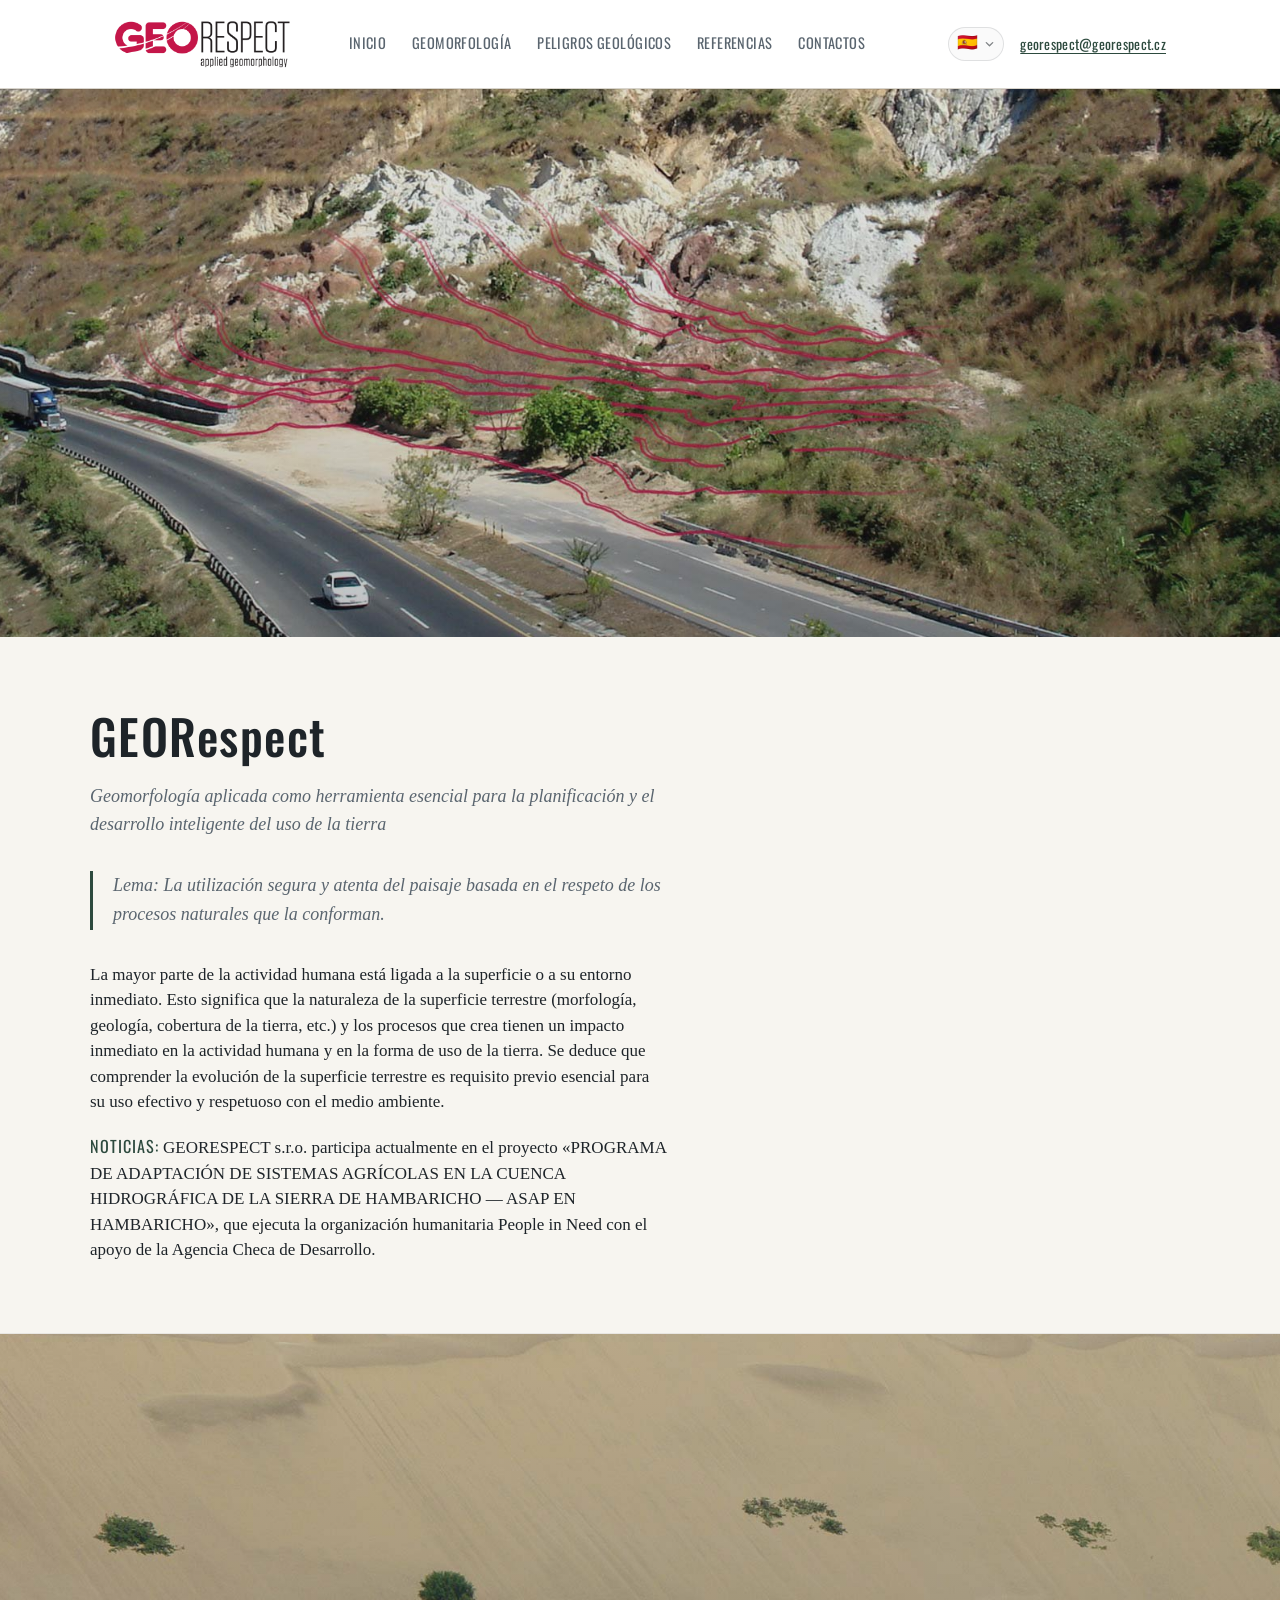
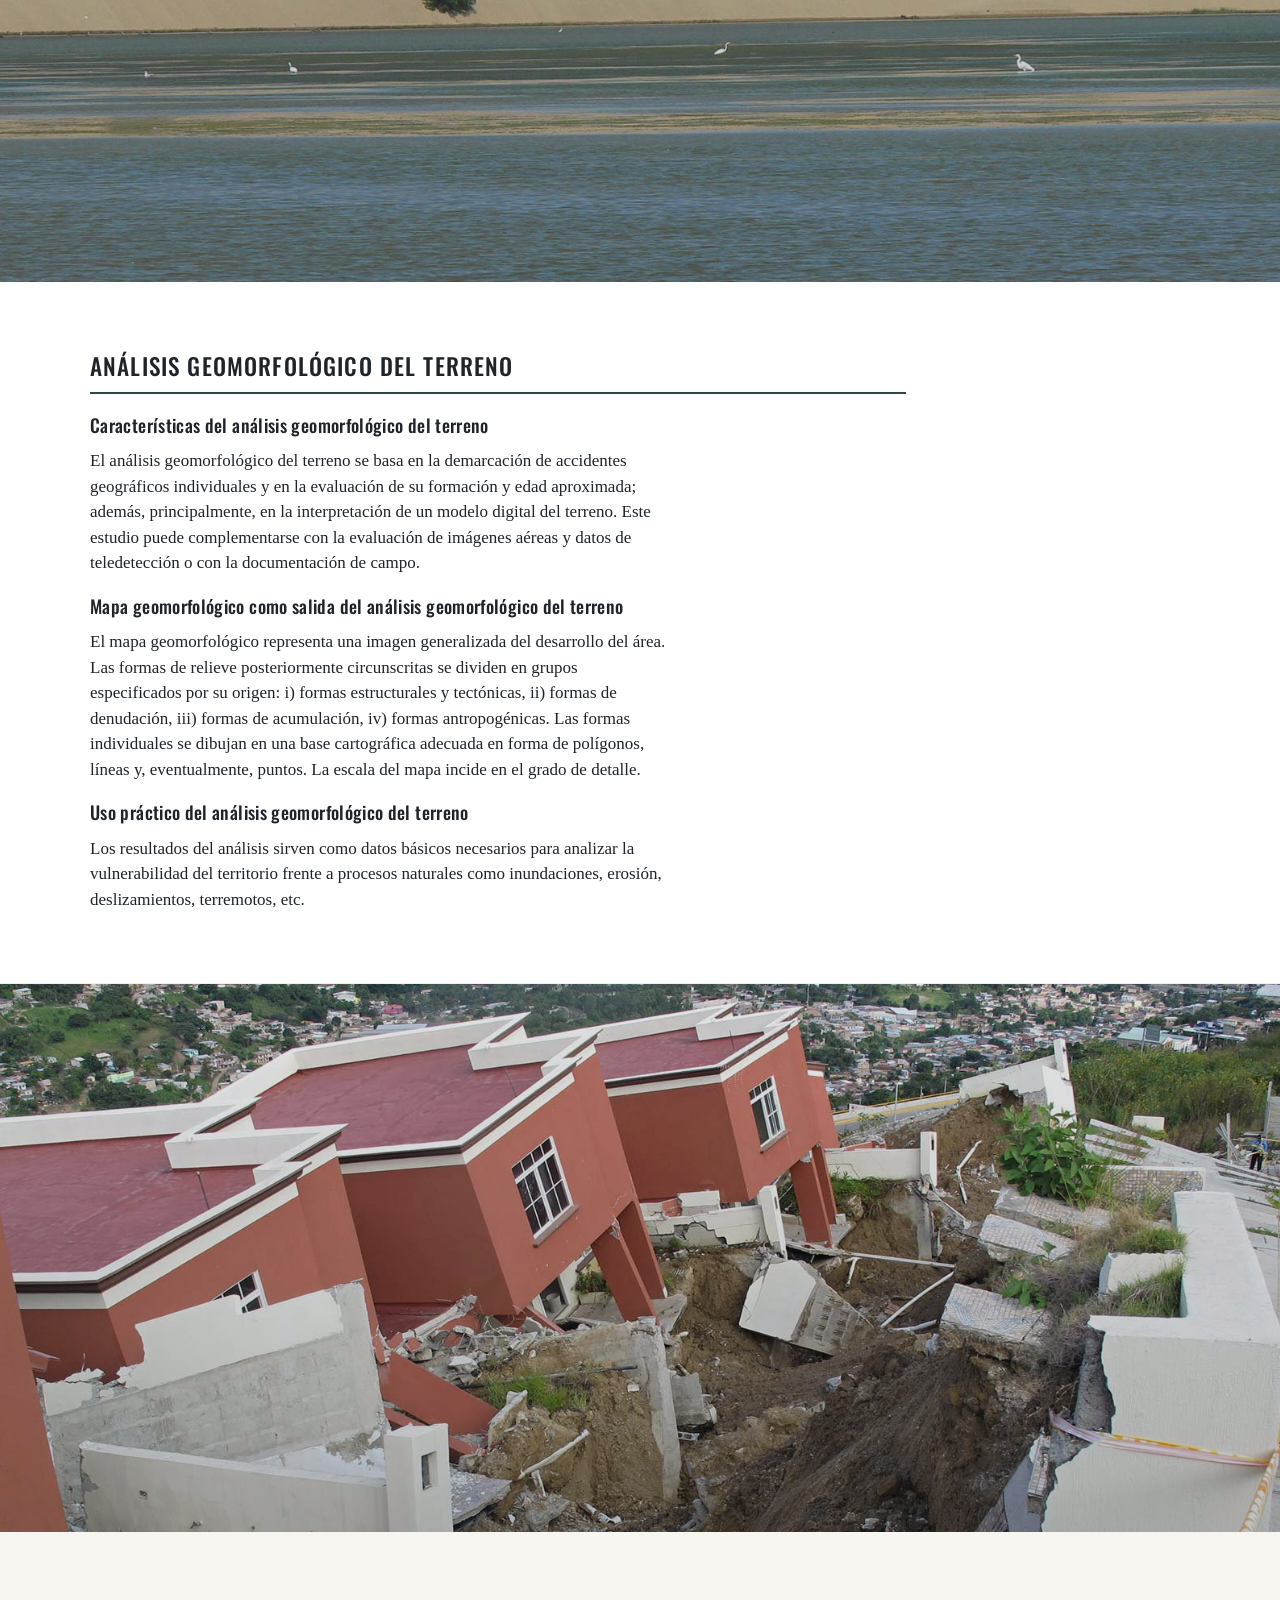
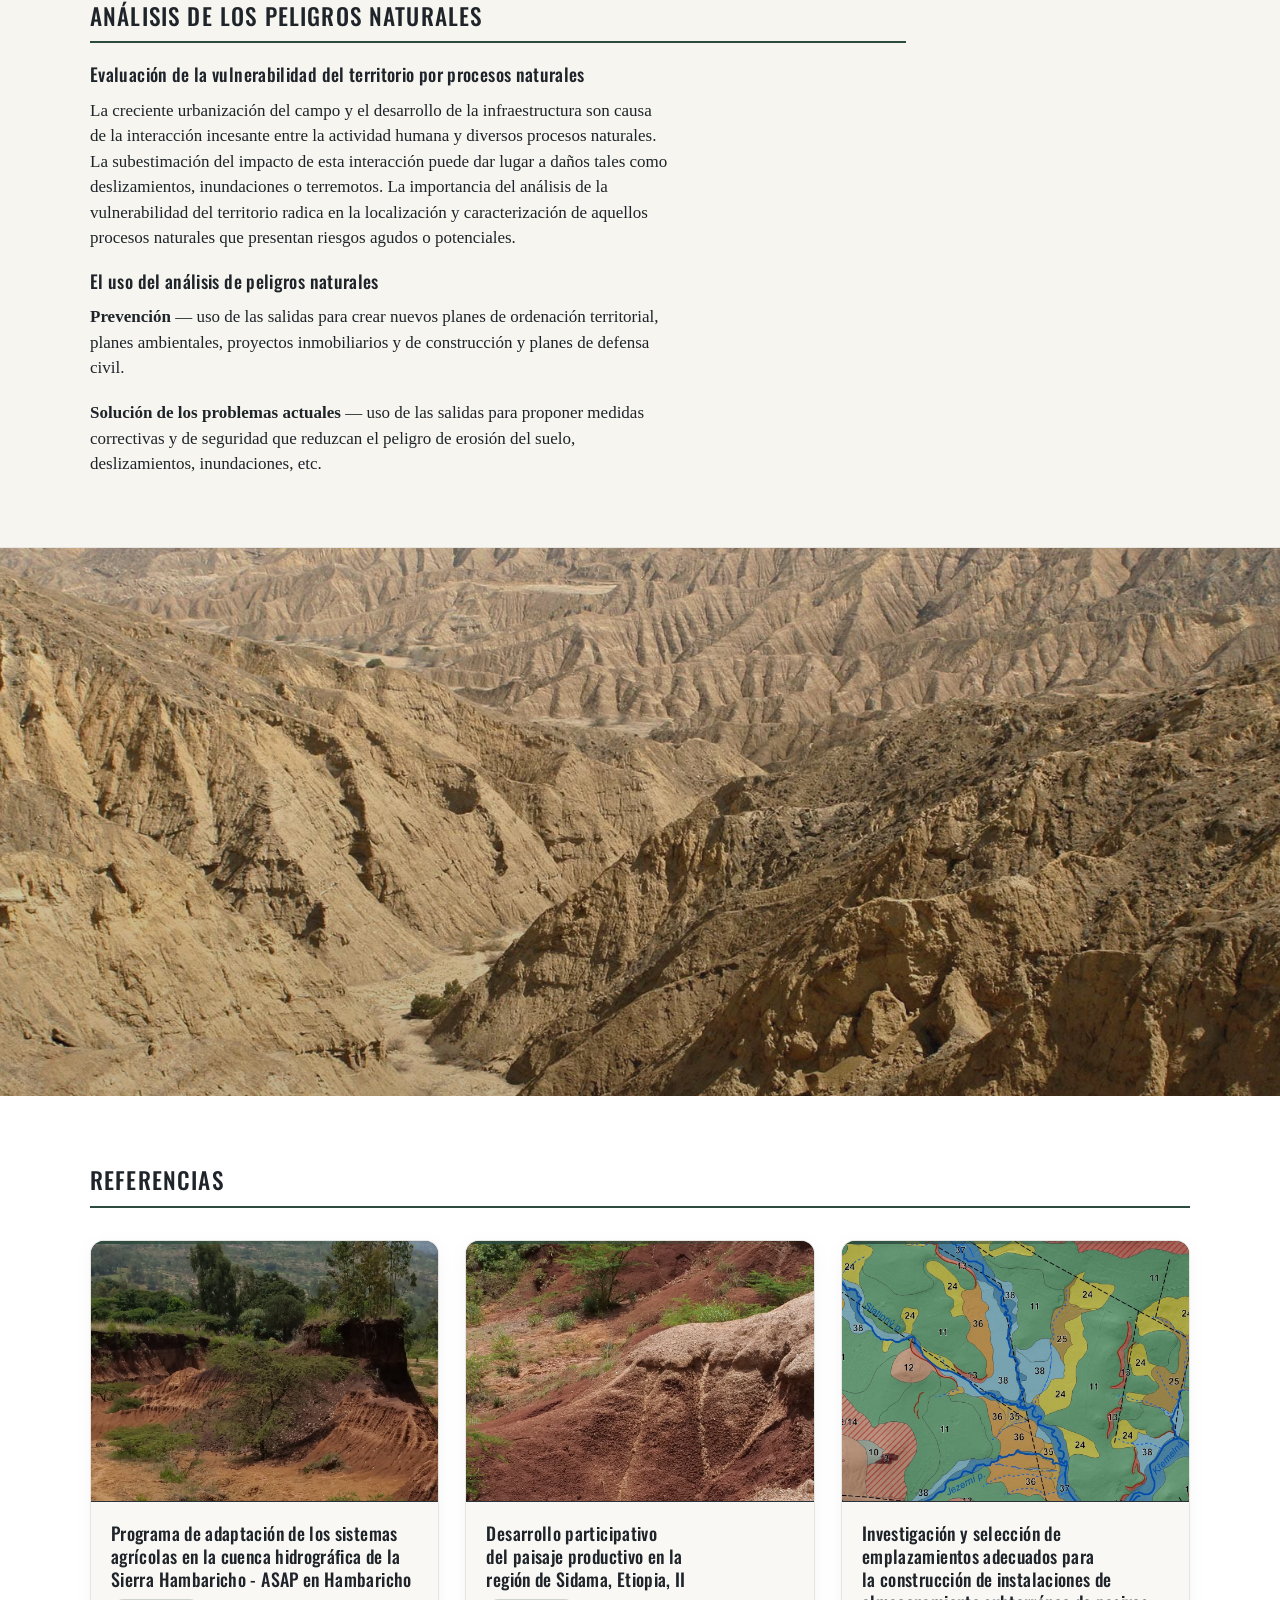
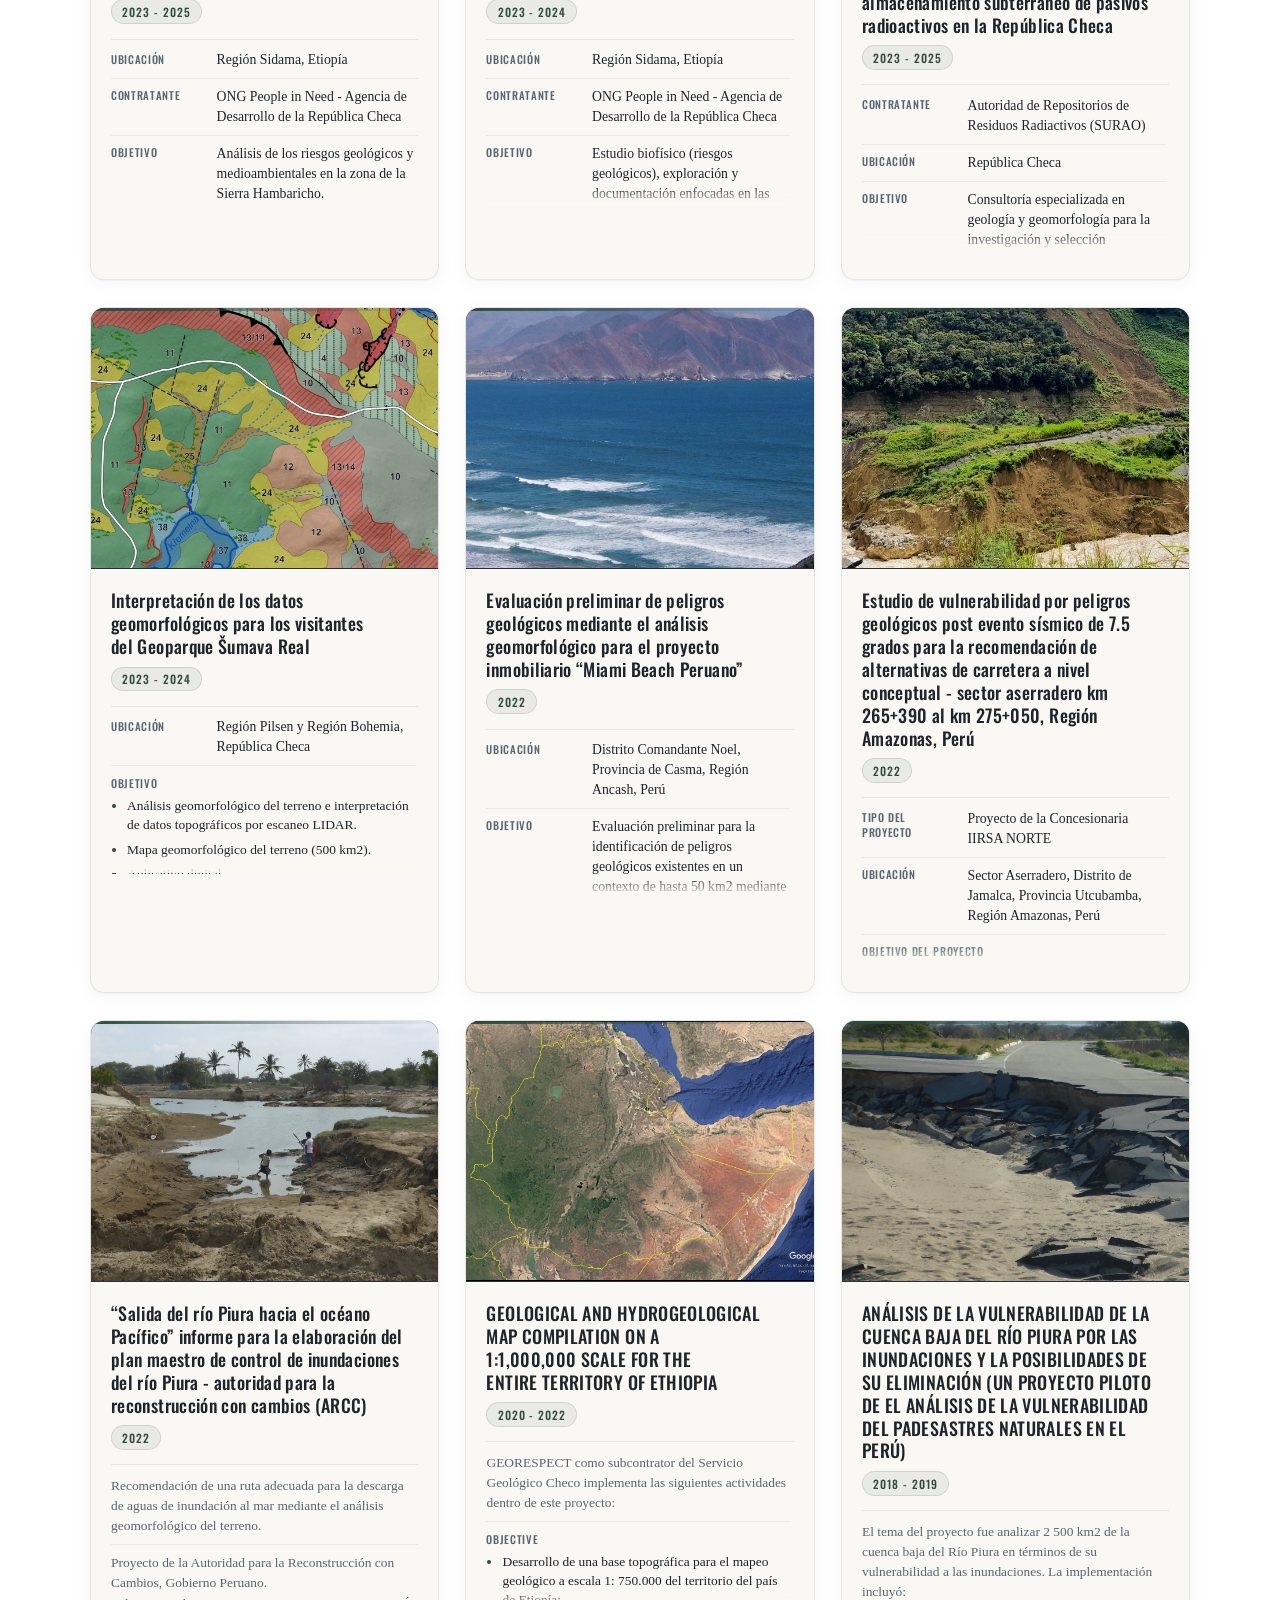
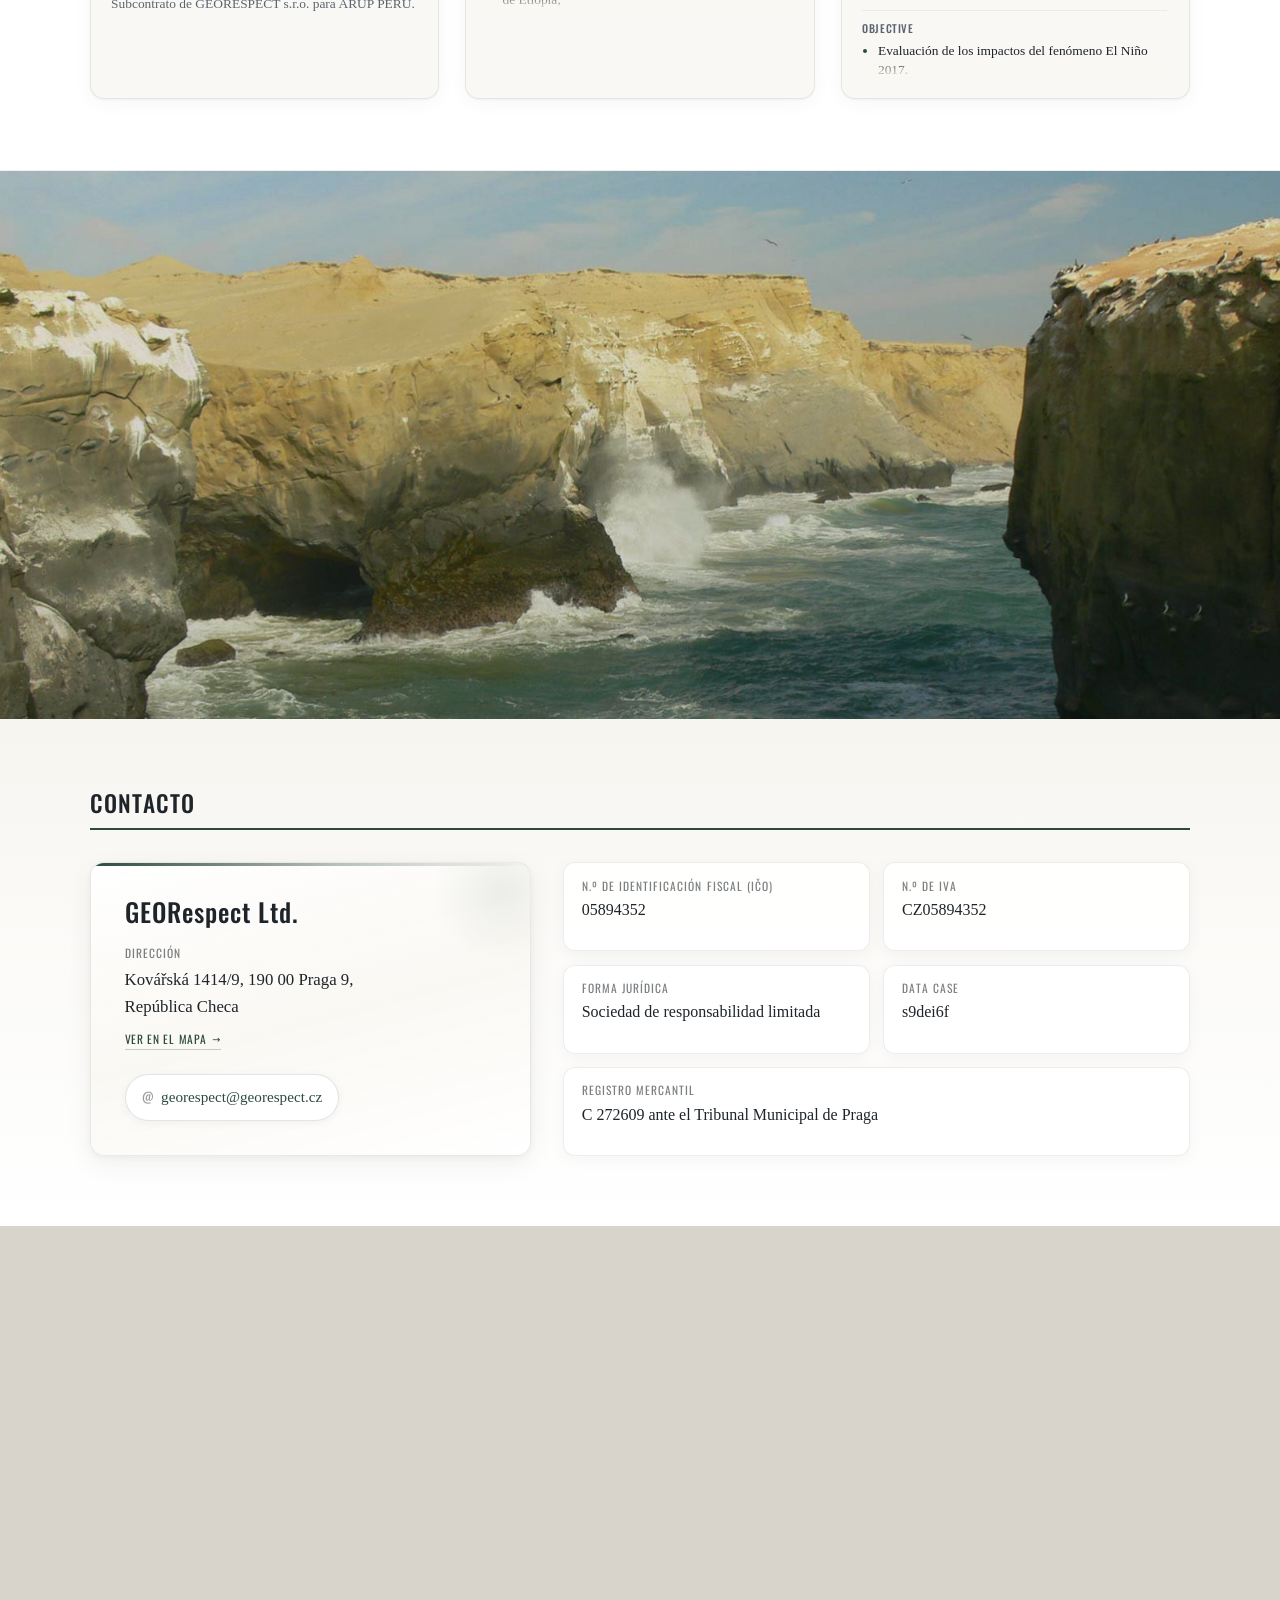
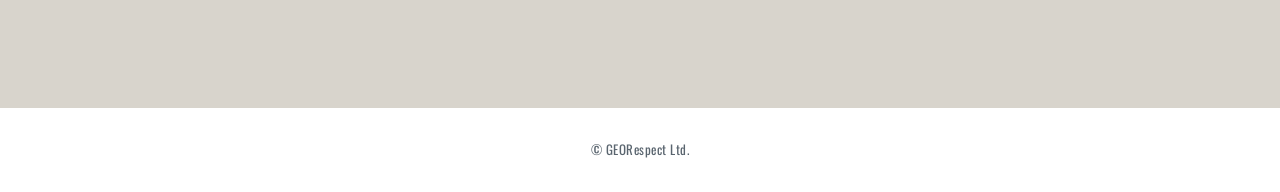
<file: es/index.html>
<!DOCTYPE html>
<html lang="es">
<head>
  <meta charset="utf-8">
  <meta name="viewport" content="width=device-width, initial-scale=1">
  <meta name="description" content="GEORespect — geomorfología aplicada para planificación del territorio, análisis del terreno y evaluación de peligros naturales.">
  <title>Geomorfología aplicada | GEORespect</title>
  <link rel="preconnect" href="https://fonts.googleapis.com">
  <link rel="preconnect" href="https://fonts.gstatic.com" crossorigin>
  <link href="https://fonts.googleapis.com/css2?family=Oswald:wght@500&display=swap&subset=latin-ext" rel="stylesheet">
  <link rel="stylesheet" href="../assets/css/styles.css">
  <script src="../assets/js/site.js" defer></script>
  <script src="../assets/js/references-data.js" defer></script>
  <script src="../assets/js/references-gallery.js" defer></script>
  <link rel="alternate" hreflang="en" href="../en/">
  <link rel="alternate" hreflang="cs" href="../cs/">
  <link rel="alternate" hreflang="es" href="../es/">
  <link rel="alternate" hreflang="x-default" href="../en/">
</head>
<body>
  <a class="skip-link" href="#main">Saltar al contenido principal</a>

  <header class="site-header">
    <div class="site-header__inner">
      <a class="logo" href="../es/">
        <img src="../assets/images/logo.png" alt="GEORespect">
      </a>
      <button class="menu-toggle" type="button" aria-expanded="false" aria-controls="site-header-panel-es">
        <span class="menu-toggle__label">Menú</span>
        <span class="menu-toggle__icon" aria-hidden="true"><span></span></span>
      </button>
      <div class="site-header__panel" id="site-header-panel-es">
        <nav class="primary-nav" aria-label="Principal">
          <ul>
            <li><a href="#applied-geomorphology">Inicio</a></li>
            <li><a href="#geomorphological-terrain-analysis">Geomorfología</a></li>
            <li><a href="#analysis-of-natural-hazards">Peligros geológicos</a></li>
            <li><a href="#references">Referencias</a></li>
            <li><a href="#contacts">Contactos</a></li>
          </ul>
        </nav>
        <div class="header-tools">
          <details class="lang-select" aria-label="Idioma">
            <summary class="lang-select__trigger" aria-label="Cambiar idioma" title="Idioma">
              <span aria-hidden="true">🇪🇸</span>
              <span class="lang-select__chev" aria-hidden="true"></span>
            </summary>
            <ul class="lang-select__menu" role="list">
              <li><a href="../en/" lang="en" title="English"><span aria-hidden="true">🇬🇧</span><span>English</span></a></li>
              <li><a href="../cs/" lang="cs" title="Čeština"><span aria-hidden="true">🇨🇿</span><span>Čeština</span></a></li>
              <li><a href="./" aria-current="true" lang="es" title="Español"><span aria-hidden="true">🇪🇸</span><span>Español</span></a></li>
            </ul>
          </details>
          <a class="contact-email" href="mailto:georespect@georespect.cz">georespect@georespect.cz</a>
        </div>
      </div>
    </div>
  </header>

  <main id="main">
    <figure class="hero" aria-hidden="true">
      <img src="../assets/images/galleries/1920x680_g3-slide1.jpg" width="1920" height="680" alt="">
    </figure>

    <section class="section" id="applied-geomorphology" aria-labelledby="page-heading">
      <div class="section__inner">
        <h1 id="page-heading">GEORespect <span class="subtitle">Geomorfología aplicada como herramienta esencial para la planificación y el desarrollo inteligente del uso de la tierra</span></h1>
        <p class="motto">Lema: La utilización segura y atenta del paisaje basada en el respeto de los procesos naturales que la conforman.</p>
        <p>La mayor parte de la actividad humana está ligada a la superficie o a su entorno inmediato. Esto significa que la naturaleza de la superficie terrestre (morfología, geología, cobertura de la tierra, etc.) y los procesos que crea tienen un impacto inmediato en la actividad humana y en la forma de uso de la tierra. Se deduce que comprender la evolución de la superficie terrestre es requisito previo esencial para su uso efectivo y respetuoso con el medio ambiente.</p>
        <p><span class="news-label">NOTICIAS:</span> GEORESPECT s.r.o. participa actualmente en el proyecto «PROGRAMA DE ADAPTACIÓN DE SISTEMAS AGRÍCOLAS EN LA CUENCA HIDROGRÁFICA DE LA SIERRA DE HAMBARICHO — ASAP EN HAMBARICHO», que ejecuta la organización humanitaria People in Need con el apoyo de la Agencia Checa de Desarrollo.</p>
      </div>
    </section>

    <figure class="hero" aria-hidden="true">
      <img src="../assets/images/galleries/1920x680_g7-slide1a.jpg" width="1920" height="680" alt="">
    </figure>

    <section class="section" id="geomorphological-terrain-analysis" aria-labelledby="heading-terrain">
      <div class="section__inner">
        <h2 id="heading-terrain">Análisis geomorfológico del terreno</h2>
        <h3>Características del análisis geomorfológico del terreno</h3>
        <p>El análisis geomorfológico del terreno se basa en la demarcación de accidentes geográficos individuales y en la evaluación de su formación y edad aproximada; además, principalmente, en la interpretación de un modelo digital del terreno. Este estudio puede complementarse con la evaluación de imágenes aéreas y datos de teledetección o con la documentación de campo.</p>
        <h3>Mapa geomorfológico como salida del análisis geomorfológico del terreno</h3>
        <p>El mapa geomorfológico representa una imagen generalizada del desarrollo del área. Las formas de relieve posteriormente circunscritas se dividen en grupos especificados por su origen: i) formas estructurales y tectónicas, ii) formas de denudación, iii) formas de acumulación, iv) formas antropogénicas. Las formas individuales se dibujan en una base cartográfica adecuada en forma de polígonos, líneas y, eventualmente, puntos. La escala del mapa incide en el grado de detalle.</p>
        <h3>Uso práctico del análisis geomorfológico del terreno</h3>
        <p>Los resultados del análisis sirven como datos básicos necesarios para analizar la vulnerabilidad del territorio frente a procesos naturales como inundaciones, erosión, deslizamientos, terremotos, etc.</p>
      </div>
    </section>

    <figure class="hero" aria-hidden="true">
      <img src="../assets/images/galleries/1920x680_g9-slide2.jpg" width="1920" height="680" alt="">
    </figure>

    <section class="section" id="analysis-of-natural-hazards" aria-labelledby="heading-hazards">
      <div class="section__inner">
        <h2 id="heading-hazards">Análisis de los peligros naturales</h2>
        <h3>Evaluación de la vulnerabilidad del territorio por procesos naturales</h3>
        <p>La creciente urbanización del campo y el desarrollo de la infraestructura son causa de la interacción incesante entre la actividad humana y diversos procesos naturales. La subestimación del impacto de esta interacción puede dar lugar a daños tales como deslizamientos, inundaciones o terremotos. La importancia del análisis de la vulnerabilidad del territorio radica en la localización y caracterización de aquellos procesos naturales que presentan riesgos agudos o potenciales.</p>
        <h3>El uso del análisis de peligros naturales</h3>
        <p><strong>Prevención</strong> — uso de las salidas para crear nuevos planes de ordenación territorial, planes ambientales, proyectos inmobiliarios y de construcción y planes de defensa civil.</p>
        <p><strong>Solución de los problemas actuales</strong> — uso de las salidas para proponer medidas correctivas y de seguridad que reduzcan el peligro de erosión del suelo, deslizamientos, inundaciones, etc.</p>
      </div>
    </section>

    <figure class="hero" aria-hidden="true">
      <img src="../assets/images/galleries/1920x680_g14-slide4.jpg" width="1920" height="680" alt="">
    </figure>

    <section class="section" id="references" aria-labelledby="heading-references">
      <div class="section__inner section__inner--references">
        <h2 id="heading-references">Referencias</h2>
        <div data-component="reference-gallery"></div>
      </div>
    </section>

    <figure class="hero" aria-hidden="true">
      <img src="../assets/images/galleries/1920x680_g10-slide5.jpg" width="1920" height="680" alt="">
    </figure>

    <section class="section section--contacts" id="contacts" aria-labelledby="heading-contacts">
      <div class="section__inner section__inner--contacts">
        <h2 id="heading-contacts">Contacto</h2>
        <div class="contact-panel">
          <article class="contact-spotlight" aria-label="Contacto de la empresa">
            <p class="contact-spotlight__company">GEORespect Ltd.</p>
            <div class="contact-spotlight__block">
              <p class="contact-spotlight__label">Dirección</p>
              <address class="contact-spotlight__address">Kovářská 1414/9, 190&nbsp;00 Praga 9, República Checa</address>
              <a class="contact-spotlight__map" href="#map">Ver en el mapa</a>
            </div>
            <a class="contact-spotlight__email" href="mailto:georespect@georespect.cz">georespect@georespect.cz</a>
          </article>
          <dl class="contact-registry">
            <div class="contact-registry__item">
              <dt>N.º de identificación fiscal (IČO)</dt>
              <dd>05894352</dd>
            </div>
            <div class="contact-registry__item">
              <dt>N.º de IVA</dt>
              <dd>CZ05894352</dd>
            </div>
            <div class="contact-registry__item">
              <dt>Forma jurídica</dt>
              <dd>Sociedad de responsabilidad limitada</dd>
            </div>
            <div class="contact-registry__item">
              <dt>Data case</dt>
              <dd>s9dei6f</dd>
            </div>
            <div class="contact-registry__item contact-registry__item--wide">
              <dt>Registro mercantil</dt>
              <dd>C 272609 ante el Tribunal Municipal de Praga</dd>
            </div>
          </dl>
        </div>
      </div>
    </section>

    <div class="map-embed" id="map">
      <iframe title="Mapa de la ubicación de GEORespect en Praga" src="https://www.google.com/maps/embed?pb=!1m18!1m12!1m3!1d8613.745265094734!2d14.670140556574882!3d50.06977543891898!2m3!1f0!2f0!3f0!3m2!1i1024!2i768!4f13.1!3m3!1m2!1s0x470b8caf518f5299%3A0xbde25b44167171e8!2zxb1sZWJza8OhIDE2MTksIDE5MCAxNiDDmmplemQgbmFkIExlc3k!5e0!3m2!1scs!2scz!4v1493242471732" height="500" loading="lazy" referrerpolicy="no-referrer-when-downgrade"></iframe>
    </div>
  </main>

  <footer>
    <p>© GEORespect Ltd.</p>
  </footer>
</body>
</html>
</file>
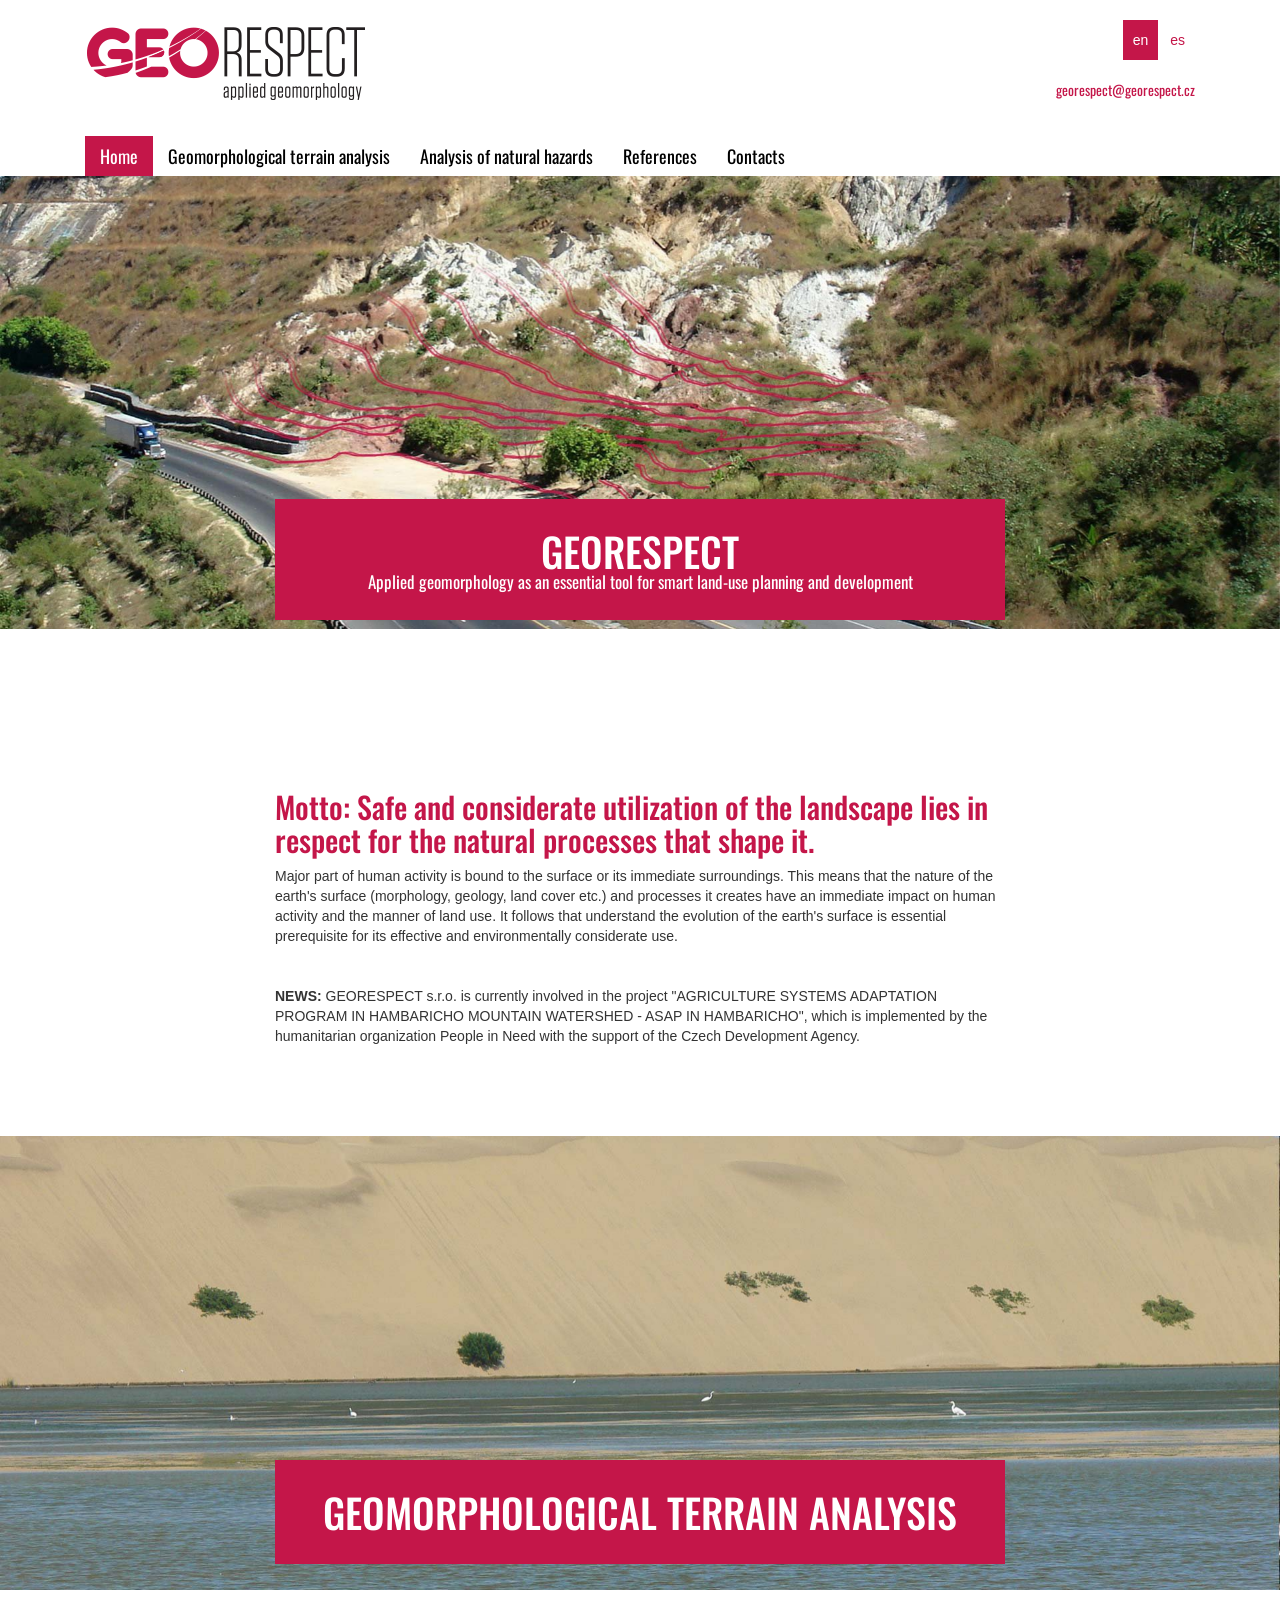
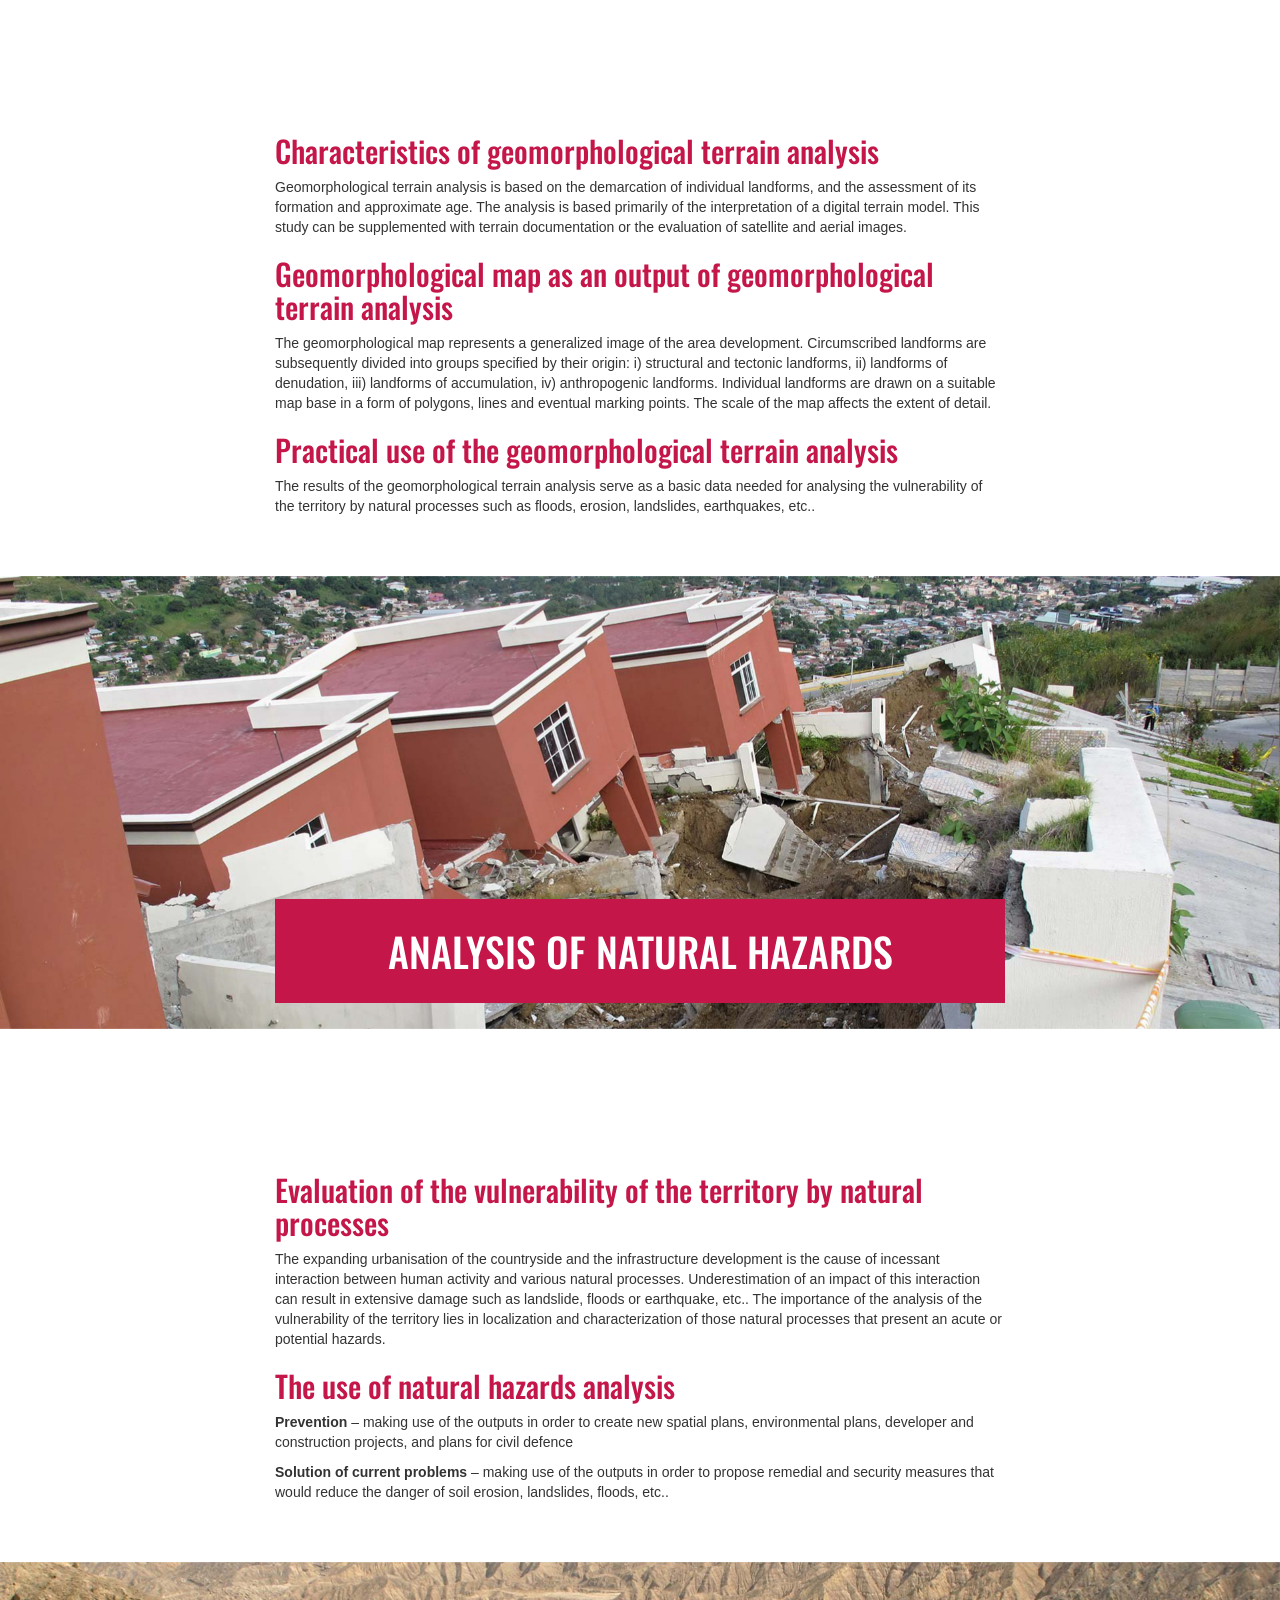
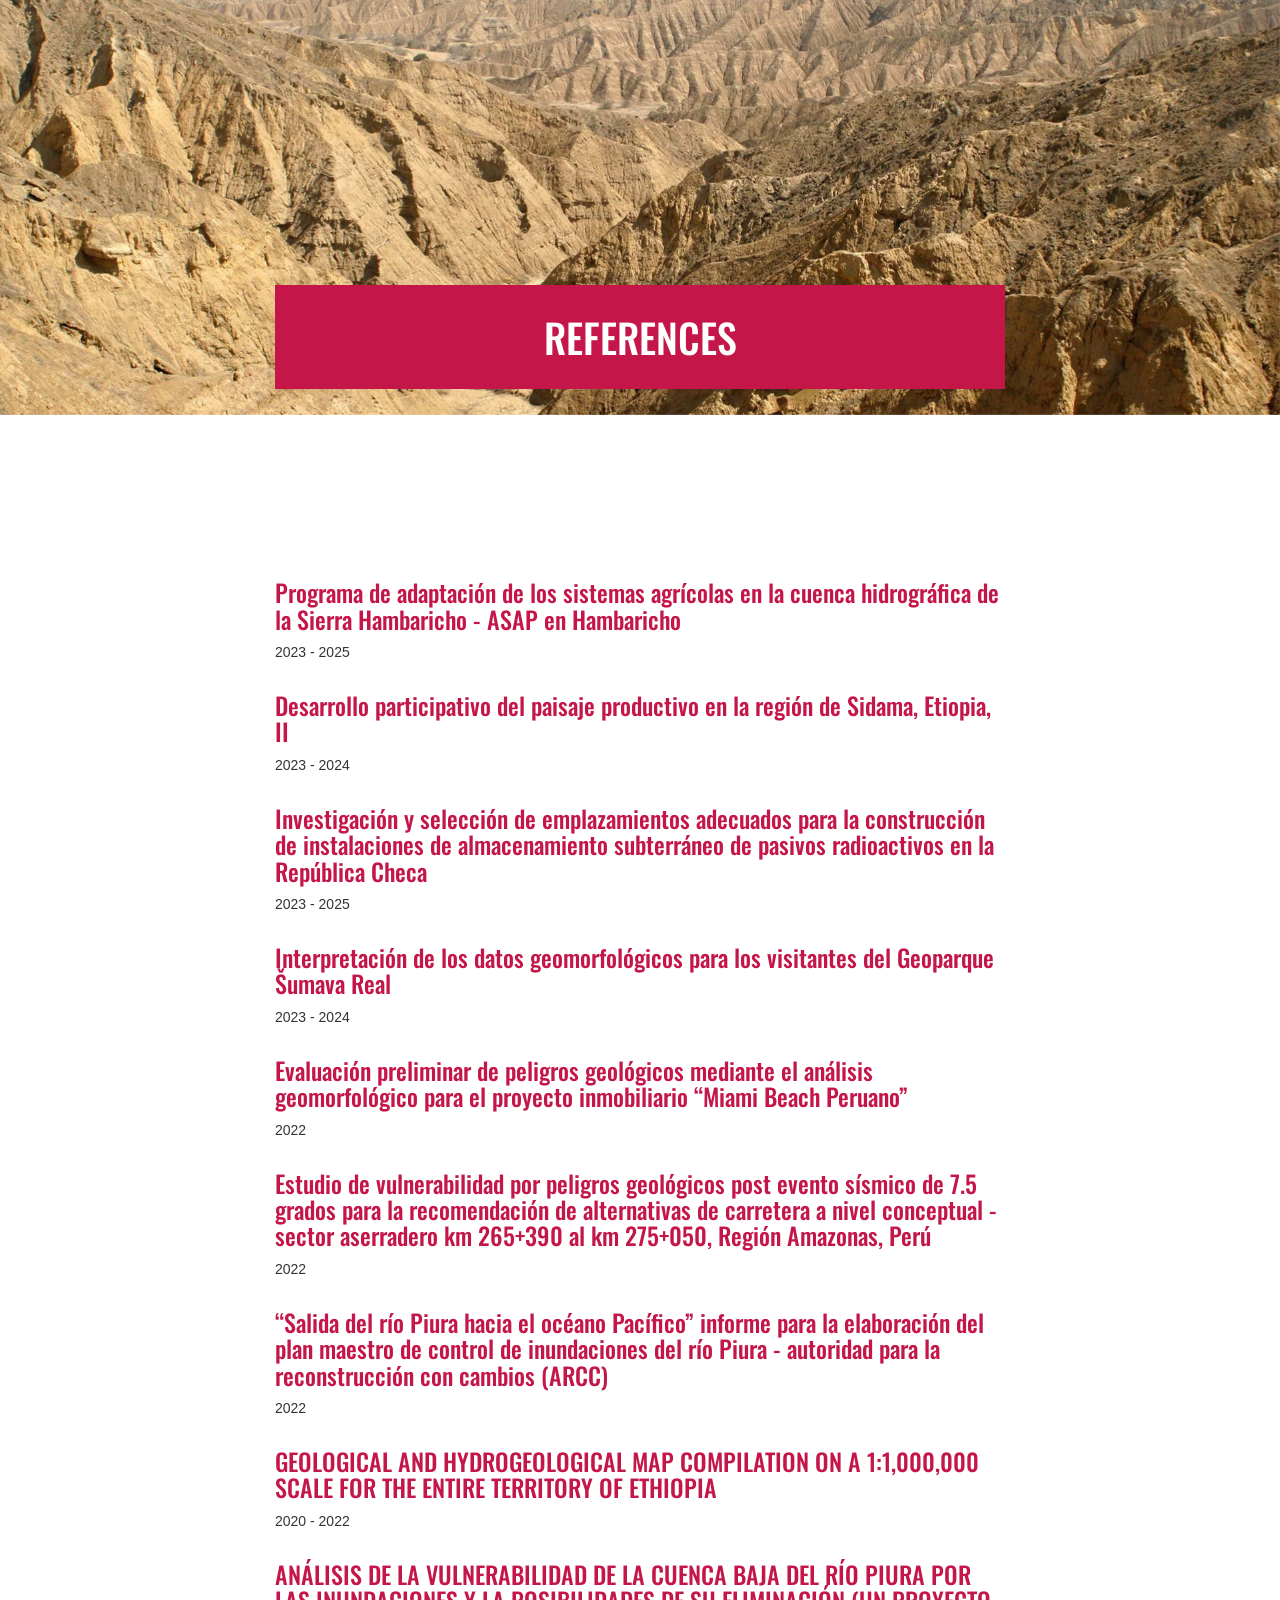
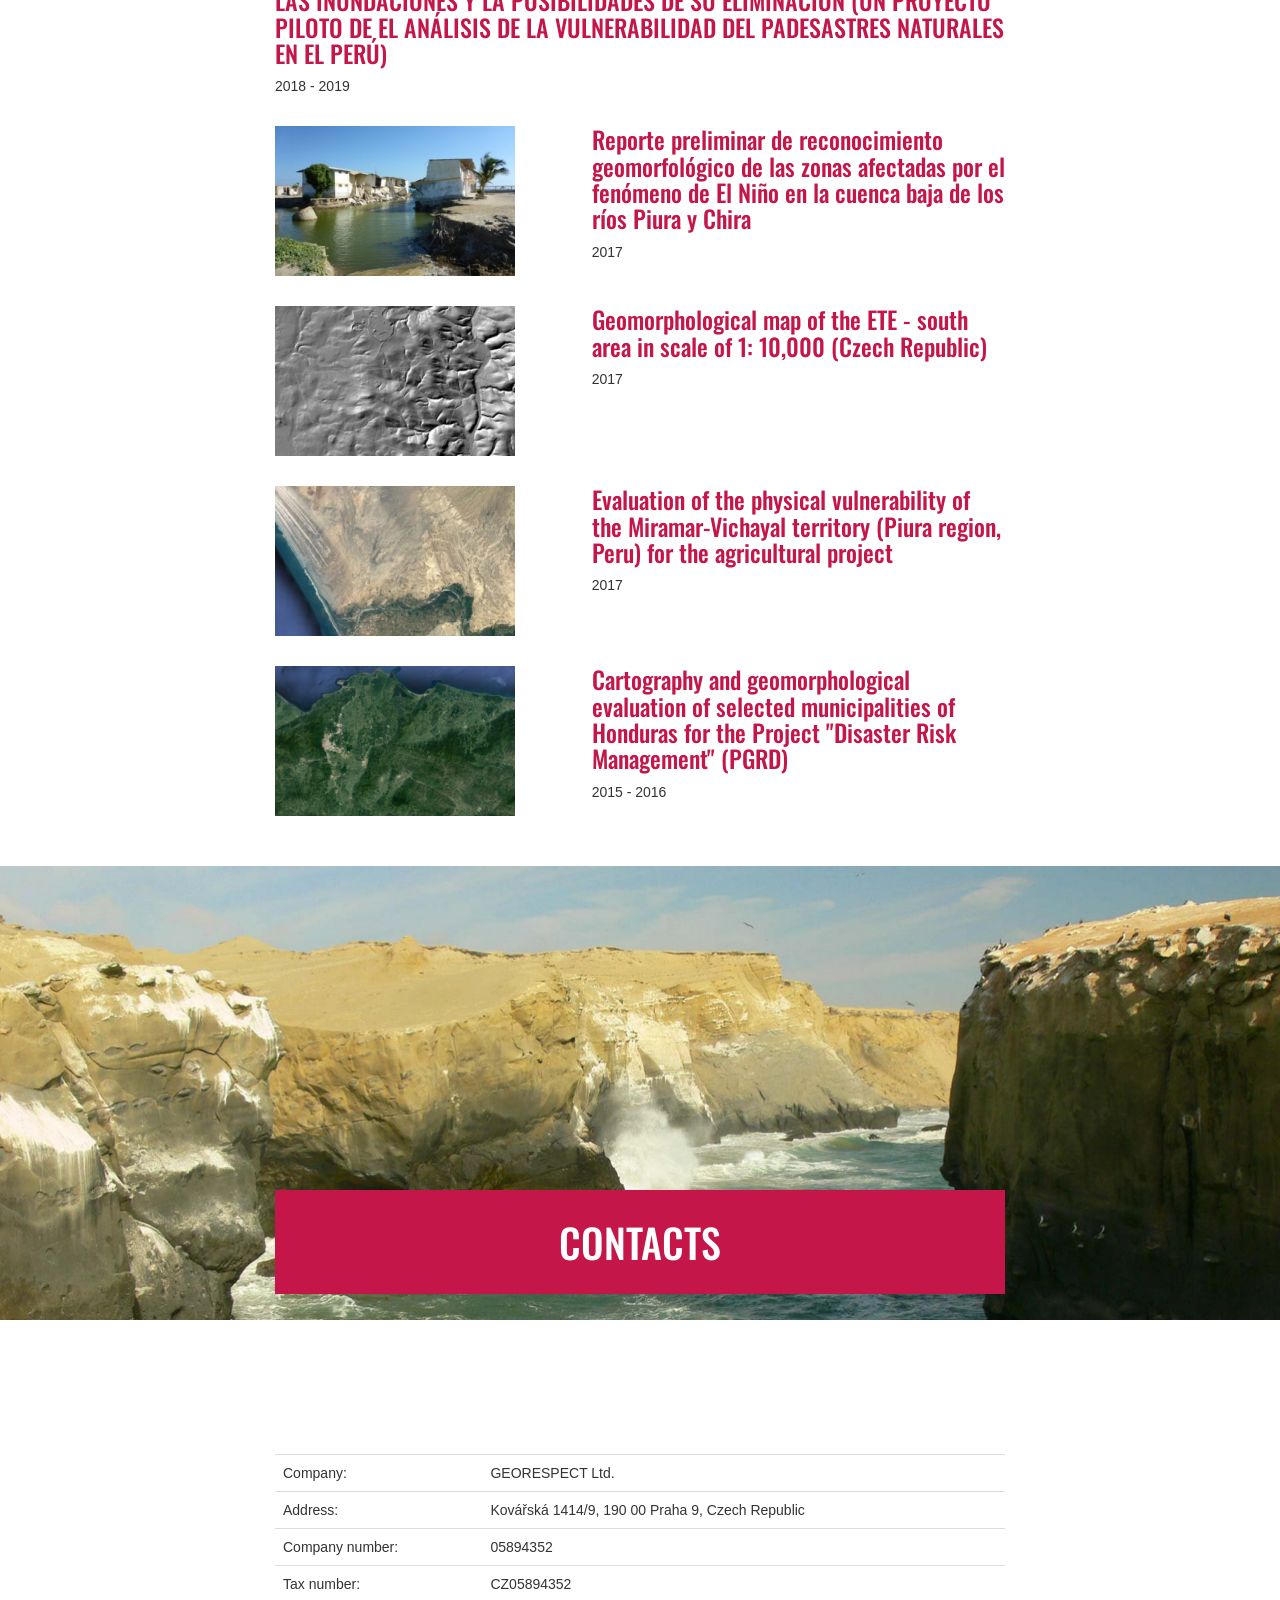
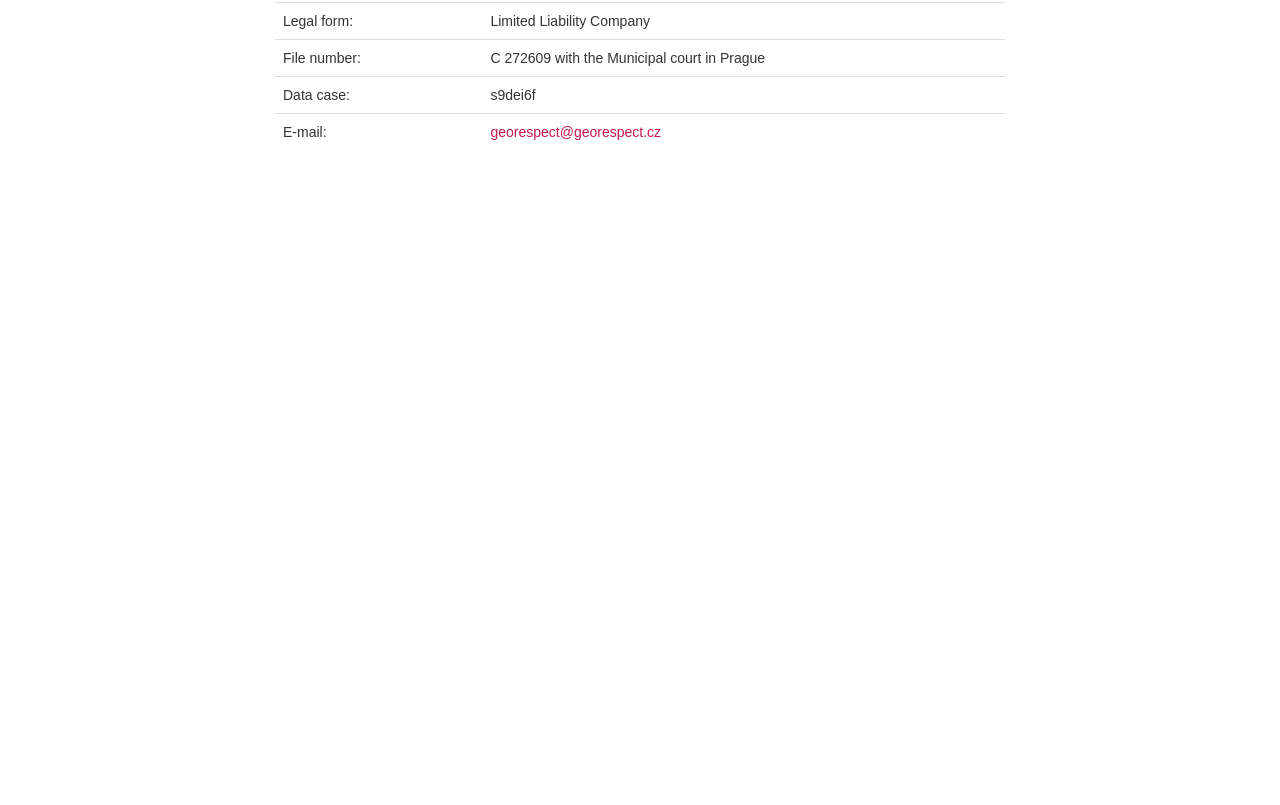
<file: legacy/index.html>
<!DOCTYPE html>
<html>
<head>
	<meta http-equiv="Content-Type" content="text/html; charset=utf-8">

	<meta name="description" content="Home">
	<meta name="keywords" content="Home">
	<meta name="viewport" content="width=device-width, initial-scale=1.0">

	<title>Applied geomorphology | GEO Respect</title>
	
	<link href="https://fonts.googleapis.com/css?family=Oswald:500&amp;subset=latin-ext" rel="stylesheet">

<link rel="stylesheet" type="text/css" href="https://scdn.hucr.cz/font-awesome/4.5.0/css/font-awesome.min.css">
<link rel="stylesheet" type="text/css" href="https://scdn.hucr.cz/fancybox/2.1.5/source/jquery.fancybox.css">
<link rel="stylesheet" type="text/css" href="https://scdn.hucr.cz/jquery/ui/1.10.0/themes/smoothness/jquery-ui.css">
<link rel="stylesheet" type="text/css" href="webtemp/cssloader-9338802cdaec-jquery-ui.css%3F1493128740.css">
<link rel="stylesheet" type="text/css" href="webtemp/cssloader-678d8fef0020-bootstrap.css%3F1493128740.css">
<link rel="stylesheet" type="text/css" href="webtemp/cssloader-245f5d655ae2-common.css%3F1493270820.css">
<link rel="stylesheet" type="text/css" href="webtemp/cssloader-03749bf49cf5-screen.css%3F1495715760.css">
<link rel="stylesheet" type="text/css" href="webtemp/cssloader-792d3ff9c9a4-cropper.css%3F1493128740.css">
	
	<link rel="shortcut icon" href="favicon.ico" type="image/x-icon">
	
<script type="text/javascript" src="https://scdn.hucr.cz/jquery/1.8.3/jquery-1.8.3.min.js"></script>
<script type="text/javascript" src="https://scdn.hucr.cz/jquery/ui/1.10.0/jquery-ui.min.js"></script>
<script type="text/javascript" src="https://scdn.hucr.cz/bootstrap/3.2.0/dist/js/bootstrap.min.js"></script>
<script type="text/javascript" src="https://scdn.hucr.cz/fancybox/2.1.5/source/jquery.fancybox.pack.js"></script>
<script type="text/javascript" src="https://scdn.hucr.cz/plupload/2.1.7/js/plupload.full.min.js"></script>
<script type="text/javascript" src="webtemp/jsloader-c4ad33f44dfc.js%3F1495527900"></script>

	
		<script type="text/javascript">
			(function(i,s,o,g,r,a,m){ i['GoogleAnalyticsObject']=r;i[r]=i[r]||function(){
			(i[r].q=i[r].q||[]).push(arguments)},i[r].l=1*new Date();a=s.createElement(o),
			m=s.getElementsByTagName(o)[0];a.async=1;a.src=g;m.parentNode.insertBefore(a,m)
			})(window,document,'script','//www.google-analytics.com/analytics.js','ga');
			
			ga('create', "UA-98120403-1", "georespect.cz");
			ga('require', 'linkid', 'linkid.js');
			ga('require', 'ecommerce', 'ecommerce.js');
			ga('send', 'pageview');
		</script>
		
		
</head>

<body id="singlepage" data-spy="scroll" data-target=".menu">
<div id="snippet--flashMessages"></div>	
		<div class="container-fluid wrapper" data-spy="" id="header">
			<div class="container" id="logo">
				<p class="col-xs-12 col-sm-6">
					<a href="cs/index.html">
						<img src="images/logo.png" alt="logo">
					</a>
				</p>
				<div class="col-xs-12 col-sm-6">
<div id="langs" class="pull-right">
	<ul class="xnav nav-pills">
		<li class="cs active">
			<a href="cs/index.html">en</a>
		</li>
			<li class="es ">
				<a href="es/index.html">es</a>
			</li>
	</ul>
</div>
<div class="clearfix"></div>					<p class="text-right">
						<a href="mailto:georespect@georespect.cz" class="contact">georespect@georespect.cz</a>
					</p>
				</div>
			</div>
			
			<div class="container" id="menu">

	<div role="navigation" class="navbar navbar-default navbar-static-top">
		<div class="container">
			<div class="navbar-header">
				<button data-target=".navbar-collapse" data-toggle="collapse" class="navbar-toggle" type="button">
					<span class="sr-only">Toggle navigation</span>
					<span class="icon-bar"></span>
					<span class="icon-bar"></span>
					<span class="icon-bar"></span>
				</button>
			</div>

			<div class="navbar-collapse collapse">
					<ul class="nav navbar-nav">



							<li class="applied-geomorphology first
									active
							">
								<a href="cs/index.html#applied-geomorphology">

									Home 
								</a>
							</li>

								

							<li class="geomorphological-terrain-analysis 
							">
								<a href="cs/index.html#geomorphological-terrain-analysis">

									Geomorphological terrain analysis 
								</a>
							</li>

								

							<li class="analysis-of-natural-hazards 
							">
								<a href="cs/index.html#analysis-of-natural-hazards">

									Analysis of natural hazards 
								</a>
							</li>

								

							<li class="references 
							">
								<a href="cs/index.html#references">

									References 
								</a>
							</li>

								

							<li class="contacts 
							">
								<a href="cs/index.html#contacts">

									Contacts 
								</a>
							</li>
					</ul>
			</div>
		</div>
	</div>
			</div>
			
			<div class="clearfix"></div>
		</div>
		
<div id="slider" class="carousel slide" data-ride="carousel" data-interval="4000" data-pause="hover" data-wrap="true">	
	<div class="carousel-inner">
			
			<div class="item active">
						<img src="files/galleries/1920x680_g3-slide1.jpg" alt="">
				
				<div class="carousel-caption">					
 				</div>
			</div>
	</div>
	
	

</div>		
			<div class="container-fluid clearfix" id="applied-geomorphology">
				<div class="container">
					<div class="col-xs-12 col-md-8 col-md-offset-2">
	<div id="layout1" class="row">
		<div id="center" class="col-xs-12">		

	<div class="editor editor-layout1 ">
	
		<div class="">
				<h1>GEORespect<small>Applied geomorphology as an essential tool for smart land-use planning and development</small></h1>

				<div class="text">
					<h2>Motto: Safe and considerate utilization of the landscape lies in respect for the natural processes that shape it.</h2>
<p>Major part of human activity is bound to the surface or its immediate surroundings. This means that the nature of the earth's surface (morphology, geology, land cover etc.) and processes it creates have an immediate impact on human activity and the manner of land use. It follows that understand the evolution of the earth's surface is essential prerequisite for its effective and environmentally considerate use.</p>
<p>&nbsp;</p>
<p><strong>NEWS:</strong> GEORESPECT s.r.o. is currently involved in the project "AGRICULTURE SYSTEMS ADAPTATION PROGRAM IN HAMBARICHO MOUNTAIN WATERSHED - ASAP IN HAMBARICHO", which is implemented by the humanitarian organization People in Need with the support of the Czech Development Agency.</p>
<p>&nbsp;</p>
				</div>



		</div>
	</div>
		</div>
	</div>					</div>
				</div>
			</div>
<div id="slider" class="carousel slide" data-ride="carousel" data-interval="4000" data-pause="hover" data-wrap="true">	
	<div class="carousel-inner">
			
			<div class="item active">
						<img src="files/galleries/1920x680_g7-slide1a.jpg" alt="">
				
				<div class="carousel-caption">					
 				</div>
			</div>
	</div>
	
	

</div>		
			<div class="container-fluid clearfix" id="geomorphological-terrain-analysis">
				<div class="container">
					<div class="col-xs-12 col-md-8 col-md-offset-2">
	<div id="layout1" class="row">
		<div id="center" class="col-xs-12">		

	<div class="editor editor-layout1 ">
	
		<div class="">
				<h1>Geomorphological terrain analysis</h1>

				<div class="text">
					<h2>Characteristics of geomorphological terrain analysis</h2>
<p>Geomorphological terrain analysis is based on the demarcation of individual landforms, and the assessment of its formation and approximate age. The analysis is based primarily of the interpretation of a&nbsp;digital terrain model. This study can be supplemented with terrain documentation or the evaluation of satellite and aerial images.</p>
<h2>Geomorphological map as an output of geomorphological terrain analysis</h2>
<p>The geomorphological map represents a&nbsp;generalized image of the area development. Circumscribed landforms are subsequently divided into groups specified by their origin: i) structural and tectonic landforms, ii) landforms of denudation, iii) landforms of accumulation, iv) anthropogenic landforms. Individual landforms are drawn on a&nbsp;suitable map base in a&nbsp;form of polygons, lines and eventual marking points. The scale of the map affects the extent of detail.</p>
<h2>Practical use of the geomorphological terrain analysis</h2>
<p>The results of the geomorphological terrain analysis serve as a&nbsp;basic data needed for analysing the vulnerability of the territory by natural processes such as floods, erosion, landslides, earthquakes, etc..</p>
				</div>



		</div>
	</div>
		</div>
	</div>					</div>
				</div>
			</div>
<div id="slider" class="carousel slide" data-ride="carousel" data-interval="4000" data-pause="hover" data-wrap="true">	
	<div class="carousel-inner">
			
			<div class="item active">
						<img src="files/galleries/1920x680_g9-slide2.jpg" alt="">
				
				<div class="carousel-caption">					
 				</div>
			</div>
	</div>
	
	

</div>		
			<div class="container-fluid clearfix" id="analysis-of-natural-hazards">
				<div class="container">
					<div class="col-xs-12 col-md-8 col-md-offset-2">
	<div id="layout1" class="row">
		<div id="center" class="col-xs-12">		

	<div class="editor editor-layout1 ">
	
		<div class="">
				<h1>Analysis of natural hazards</h1>

				<div class="text">
					<h2>Evaluation of the vulnerability of the territory by natural processes</h2>
<p>The expanding urbanisation of the countryside and the infrastructure development is the cause of incessant interaction between human activity and various natural processes. Underestimation of an impact of this interaction can result in extensive damage such as landslide, floods or earthquake, etc.. The importance of the analysis of the vulnerability of the territory lies in localization and characterization of those natural processes that present an acute or potential hazards.</p>
<h2>The use of natural hazards analysis</h2>
<p><strong>Prevention</strong> &ndash; making use of the outputs in order to create new spatial plans, environmental plans, developer and construction projects, and plans for civil defence</p>
<p><strong>Solution of current problems</strong> &ndash; making use of the outputs in order to propose remedial and security measures that would reduce the danger of soil erosion, landslides, floods, etc..</p>
				</div>



		</div>
	</div>
		</div>
	</div>					</div>
				</div>
			</div>
<div id="slider" class="carousel slide" data-ride="carousel" data-interval="4000" data-pause="hover" data-wrap="true">	
	<div class="carousel-inner">
			
			<div class="item active">
						<img src="files/galleries/1920x680_g14-slide4.jpg" alt="">
				
				<div class="carousel-caption">					
 				</div>
			</div>
	</div>
	
	

</div>		
			<div class="container-fluid clearfix" id="references">
				<div class="container">
					<div class="col-xs-12 col-md-8 col-md-offset-2">
	<div id="layout1" class="row">
		<div id="center" class="col-xs-12">	
			<h1>References</h1>	

<div class="articles layout1 row">
		
		
		<div class="article col-xs-12">
				
			<div class="row">
				
				
				<div class="col-xs-12">
						<h3 class="no-margin-top">
							Programa de adaptación de los sistemas agrícolas en la cuenca hidrográfica de la Sierra Hambaricho - ASAP en Hambaricho
						</h3>
					
						<div class="description">
							<p class="no-margin">
								2023 - 2025
							</p>
						</div>
					
						<div class="text">				
							<p>Ubicaci&oacute;n:&nbsp;Regi&oacute;n Sidama, Etiop&iacute;a</p>
<p>Contratante:&nbsp;ONG People in Need -&nbsp; Agencia de Desarrollo de la Rep&uacute;blica Checa</p>
<p>Objetivo: An&aacute;lisis de los riesgos geol&oacute;gicos y medioambientales en la zona de la Sierra Hambaricho.</p>
						</div>
				</div>
			</div>
		</div>
		
			<div class="clearfix"></div>
		
		
		<div class="article col-xs-12">
				
			<div class="row">
				
				
				<div class="col-xs-12">
						<h3 class="no-margin-top">
							Desarrollo participativo del paisaje productivo en la región de Sidama, Etiopia, II
						</h3>
					
						<div class="description">
							<p class="no-margin">
								2023 - 2024
							</p>
						</div>
					
						<div class="text">				
							<p><em>Ubicaci&oacute;n:</em>&nbsp;Regi&oacute;n Sidama, Etiop&iacute;a</p>
<p><em>Contratante:</em> ONG People in Need -&nbsp; Agencia de Desarrollo de la Rep&uacute;blica Checa</p>
<p><em>Objetivo:</em> Estudio biof&iacute;sico (riesgos geol&oacute;gicos), exploraci&oacute;n y documentaci&oacute;n enfocadas en las caracter&iacute;sticas geomorfol&oacute;gicas, litol&oacute;gicas y geodin&aacute;micas locales a fin de conservar y gestionar los recursos de agua y suelo hacia una &nbsp;agricultura sostenible y protecci&oacute;n de los recursos naturales.</p>
						</div>
				</div>
			</div>
		</div>
		
			<div class="clearfix"></div>
		
		
		<div class="article col-xs-12">
				
			<div class="row">
				
				
				<div class="col-xs-12">
						<h3 class="no-margin-top">
							Investigación y selección de emplazamientos adecuados para la construcción de instalaciones de almacenamiento subterráneo de pasivos radioactivos en la República Checa
						</h3>
					
						<div class="description">
							<p class="no-margin">
								2023 - 2025
							</p>
						</div>
					
						<div class="text">				
							<p><em>Contratante</em>:&nbsp;Autoridad de Repositorios de Residuos Radiactivos&nbsp;(SURAO)</p>
<p><em>Ubicaci&oacute;n:</em> Rep&uacute;blica Checa</p>
<p><em>Objetivo:</em>&nbsp;Consultor&iacute;a especializada en geolog&iacute;a y geomorfolog&iacute;a para la investigaci&oacute;n y selecci&oacute;n emplazamientos adecuados para la construcci&oacute;n de instalaciones de almacenamiento subterr&aacute;neo de pasivos radioactivos.&nbsp;</p>
						</div>
				</div>
			</div>
		</div>
		
			<div class="clearfix"></div>
		
		
		<div class="article col-xs-12">
				
			<div class="row">
				
				
				<div class="col-xs-12">
						<h3 class="no-margin-top">
							Interpretación de los datos geomorfológicos para los visitantes del Geoparque Šumava Real
						</h3>
					
						<div class="description">
							<p class="no-margin">
								2023 - 2024
							</p>
						</div>
					
						<div class="text">				
							<p><em>Ubicaci&oacute;n:</em>&nbsp;Regi&oacute;n Pilsen y Regi&oacute;n Bohemia, Rep&uacute;blica Checa</p>
<p><em>Objetivo:</em></p>
<ul>
<li>An&aacute;lisis geomorfol&oacute;gico del terreno e interpretaci&oacute;n de datos topogr&aacute;ficos por escaneo LIDAR.</li>
<li>Mapa geomorfol&oacute;gico del terreno (500 km2).</li>
<li>Aplicativo digital.</li>
</ul>
						</div>
				</div>
			</div>
		</div>
		
			<div class="clearfix"></div>
		
		
		<div class="article col-xs-12">
				
			<div class="row">
				
				
				<div class="col-xs-12">
						<h3 class="no-margin-top">
							Evaluación preliminar de peligros geológicos mediante el análisis geomorfológico para el proyecto inmobiliario “Miami Beach Peruano”
						</h3>
					
						<div class="description">
							<p class="no-margin">
								2022
							</p>
						</div>
					
						<div class="text">				
							<p>&nbsp;</p>
<p><em>Ubicaci&oacute;n:</em>&nbsp;Distrito Comandante Noel, Provincia de Casma, Regi&oacute;n Ancash, Per&uacute;</p>
<p><em>Objetivo:</em> Evaluaci&oacute;n preliminar para la identificaci&oacute;n de peligros geol&oacute;gicos existentes en un contexto de hasta 50 km2 mediante el an&aacute;lisis geomorfol&oacute;gico en gabinete de acuerdo con el siguiente detalle: 20Km2 (escala: 1: 5000), 30Km2 (escala: 1:25 000).</p>
						</div>
				</div>
			</div>
		</div>
		
			<div class="clearfix"></div>
		
		
		<div class="article col-xs-12">
				
			<div class="row">
				
				
				<div class="col-xs-12">
						<h3 class="no-margin-top">
							Estudio de vulnerabilidad por peligros geológicos post evento sísmico de 7.5 grados para la recomendación de alternativas de carretera a nivel conceptual - sector aserradero km 265+390 al km 275+050, Región Amazonas, Perú
						</h3>
					
						<div class="description">
							<p class="no-margin">
								2022
							</p>
						</div>
					
						<div class="text">				
							<p><em>Tipo del proyecto:</em> Proyecto de la Concesionaria IIRSA NORTE</p>
<p><em>Ubicaci&oacute;n:</em> Sector Aserradero, Distrito de Jamalca, Provincia Utcubamba, Regi&oacute;n Amazonas, Per&uacute;</p>
<p><em>Objetivo del proyecto:</em></p>
<ul>
<li>Levantamiento topogr&aacute;fico LIDAR por UAV del &aacute;rea de estudio que abarca hasta 60km2.</li>
<li>Creaci&oacute;n del modelo digital del relieve (MDR) en un &aacute;rea de hasta 60km2 a escala 1:10,000.</li>
<li>An&aacute;lisis geomorfol&oacute;gico del terreno e interpretaci&oacute;n geomorfol&oacute;gica de las im&aacute;genes satelitales y MDR.</li>
<li>Relevamiento de campo de la documentaci&oacute;n geol&oacute;gica y geomorfol&oacute;gica de forma visual.</li>
<li>An&aacute;lisis de la susceptibilidad del territorio por peligros naturales.</li>
<li>Con base en la identificaci&oacute;n de las zonas de la alta vulnerabilidad por peligros geol&oacute;gicos, plantear al menos 03 alternativas de trazo para el sector de Aserradero a nivel conceptual.</li>
<li>Presentar una propuesta de las medidas de protecci&oacute;n para eliminar el impacto de los procesos naturales.</li>
</ul>
						</div>
				</div>
			</div>
		</div>
		
			<div class="clearfix"></div>
		
		
		<div class="article col-xs-12">
				
			<div class="row">
				
				
				<div class="col-xs-12">
						<h3 class="no-margin-top">
							“Salida del río Piura hacia el océano Pacífico” informe para la elaboración del plan maestro de control de inundaciones del río Piura - autoridad para la reconstrucción con cambios (ARCC)
						</h3>
					
						<div class="description">
							<p class="no-margin">
								2022
							</p>
						</div>
					
						<div class="text">				
							<p>Recomendaci&oacute;n de una ruta adecuada para la descarga de aguas de inundaci&oacute;n al mar mediante el an&aacute;lisis geomorfol&oacute;gico del terreno.&nbsp;</p>
<p>Proyecto de la Autoridad para la Reconstrucci&oacute;n con Cambios, Gobierno Peruano.<br />Subcontrato de GEORESPECT s.r.o. para ARUP PER&Uacute;.<br /><br /></p>
						</div>
				</div>
			</div>
		</div>
		
			<div class="clearfix"></div>
		
		
		<div class="article col-xs-12">
				
			<div class="row">
				
				
				<div class="col-xs-12">
						<h3 class="no-margin-top">
							GEOLOGICAL AND HYDROGEOLOGICAL MAP COMPILATION ON A 1:1,000,000 SCALE FOR THE ENTIRE TERRITORY OF ETHIOPIA
						</h3>
					
						<div class="description">
							<p class="no-margin">
								2020 - 2022
							</p>
						</div>
					
						<div class="text">				
							<p>GEORESPECT como subcontrator del Servicio Geol&oacute;gico Checo implementa las siguientes actividades dentro de este proyecto:</p>
<ul>
<li>Desarrollo de una base topogr&aacute;fica para el mapeo geol&oacute;gico a escala 1: 750.000 del territorio del pa&iacute;s de Etiop&iacute;a;</li>
<li>An&aacute;lisis morfo-tect&oacute;nico del territorio del pa&iacute;s de Etiop&iacute;a a&nbsp; escala 1: 750.000.</li>
</ul>
<p>El proyecto est&aacute; financiado por la Agencia Checa de Desarrollo.</p>
						</div>
				</div>
			</div>
		</div>
		
			<div class="clearfix"></div>
		
		
		<div class="article col-xs-12">
				
			<div class="row">
				
				
				<div class="col-xs-12">
						<h3 class="no-margin-top">
							ANÁLISIS DE LA VULNERABILIDAD DE LA CUENCA BAJA DEL RÍO PIURA POR LAS INUNDACIONES Y LA POSIBILIDADES DE SU ELIMINACIÓN (UN PROYECTO PILOTO DE EL ANÁLISIS DE LA VULNERABILIDAD DEL PADESASTRES NATURALES EN EL PERÚ)
						</h3>
					
						<div class="description">
							<p class="no-margin">
								2018 - 2019


							</p>
						</div>
					
						<div class="text">				
							<p>El tema del proyecto fue analizar 2 500 km2 de la cuenca baja del R&iacute;o Piura en t&eacute;rminos de su vulnerabilidad a las inundaciones. La implementaci&oacute;n incluy&oacute;:</p>
<ul>
<li>Evaluaci&oacute;n de los impactos del fen&oacute;meno El Ni&ntilde;o 2017.</li>
<li>Estudio de susceptibilidad de la zona por las inundaciones una escala de 1: 25,000.</li>
<li>Propuesta de medidas para reducir la vulnerabilidad del territorio a las inundaciones.</li>
</ul>
<p>El proyecto se ejecut&oacute; con el apoyo financiero de la Agencia Checa de Desarrollo.</p>
						</div>
				</div>
			</div>
		</div>
		
			<div class="clearfix"></div>
		
		
		<div class="article col-xs-12">
				
			<div class="row">
				
					<div class="col-xs-5">
						<p class="img no-margin">
							<a href="files/galleries/g15-Cangrejos-web.jpg" rel="g15" class="fancybox">
								<img src="files/galleries/240x150_g15-Cangrejos-web.jpg" alt="" class="img-responsive">
							</a>
						</p>
					</div>
				
				<div class="col-xs-7">
						<h3 class="no-margin-top">
							Reporte preliminar de reconocimiento geomorfológico de las zonas afectadas por el fenómeno de El Niño en la cuenca baja de los ríos Piura y Chira
						</h3>
					
						<div class="description">
							<p class="no-margin">
								2017
							</p>
						</div>
					
						<div class="text">				
							
						</div>
				</div>
			</div>
		</div>
		
			<div class="clearfix"></div>
		
		
		<div class="article col-xs-12">
				
			<div class="row">
				
					<div class="col-xs-5">
						<p class="img no-margin">
							<a href="files/galleries/g11-ETE-jih.JPG" rel="g11" class="fancybox">
								<img src="files/galleries/240x150_g11-ETE-jih.JPG" alt="" class="img-responsive">
							</a>
						</p>
					</div>
				
				<div class="col-xs-7">
						<h3 class="no-margin-top">
							Geomorphological map of the ETE - south area in scale of 1: 10,000 (Czech Republic)
						</h3>
					
						<div class="description">
							<p class="no-margin">
								2017
							</p>
						</div>
					
						<div class="text">				
							<p>The subject of the contract was to create a geomorphological map of the southern part of the Nuclear Power Plant Temel&iacute;n (32 km2) based on the analysis of digital terrain model. The basic aim of the analysis was to define geomorphological forms, units and to evaluate present exodynamic processes.</p>
<p>The GEORESPECT Ltd. made it as a subcontractor for the company AQUATEST under the contract "Evaluation of geological and other information on selected areas of the Czech Moldanubicum, in terms of potential suitability for the storage of nuclear waste in polygon ETE - South". The sponsor of this contract is the organizational structure of the Czech Republic - Radioactive Waste Repository.</p>
						</div>
				</div>
			</div>
		</div>
		
			<div class="clearfix"></div>
		
		
		<div class="article col-xs-12">
				
			<div class="row">
				
					<div class="col-xs-5">
						<p class="img no-margin">
							<a href="files/galleries/g12-Miramar-Vichayal-Peru.JPG" rel="g12" class="fancybox">
								<img src="files/galleries/240x150_g12-Miramar-Vichayal-Peru.JPG" alt="" class="img-responsive">
							</a>
						</p>
					</div>
				
				<div class="col-xs-7">
						<h3 class="no-margin-top">
							Evaluation of the physical vulnerability of the Miramar-Vichayal territory (Piura region, Peru) for the agricultural project
						</h3>
					
						<div class="description">
							<p class="no-margin">
								2017
							</p>
						</div>
					
						<div class="text">				
							<p>The aim of the work was to evaluate present exodynamic processes with a special focus on potential natural hazards (floods, erosion, landslides and salinization) on area of 12&nbsp;000 ha. The outputs were geomorphological map, map of susceptibility of the territory to natural hazards and overview of safe areas for agriculture.</p>
<p>The work was produced for the private company Agroetanol Pacifico s.a.</p>
						</div>
				</div>
			</div>
		</div>
		
			<div class="clearfix"></div>
		
		
		<div class="article col-xs-12">
				
			<div class="row">
				
					<div class="col-xs-5">
						<p class="img no-margin">
							<a href="files/galleries/g13-Honduras.JPG" rel="g13" class="fancybox">
								<img src="files/galleries/240x150_g13-Honduras.JPG" alt="" class="img-responsive">
							</a>
						</p>
					</div>
				
				<div class="col-xs-7">
						<h3 class="no-margin-top">
							Cartography and geomorphological evaluation of selected municipalities of Honduras for the Project "Disaster Risk Management" (PGRD)
						</h3>
					
						<div class="description">
							<p class="no-margin">
								2015 - 2016
							</p>
						</div>
					
						<div class="text">				
							<p>The subject of the contract was to create a geomorphological maps of 14 selected municipalities of Honduras (approx. 7&nbsp;000 km2) based on the analysis of digital terrain model. The aim of the analysis was to define individual landforms and to evaluate present exodynamic processes with a special focus on natural hazards.</p>
<p>The work was implemented as a subcontract for COPECO.</p>
						</div>
				</div>
			</div>
		</div>
		
			<div class="clearfix"></div>
	
</div>		</div>
	</div>					</div>
				</div>
			</div>
<div id="slider" class="carousel slide" data-ride="carousel" data-interval="4000" data-pause="hover" data-wrap="true">	
	<div class="carousel-inner">
			
			<div class="item active">
						<img src="files/galleries/1920x680_g10-slide5.jpg" alt="">
				
				<div class="carousel-caption">					
 				</div>
			</div>
	</div>
	
	

</div>		
			<div class="container-fluid clearfix" id="contacts">
				<div class="container">
					<div class="col-xs-12 col-md-8 col-md-offset-2">
	<div id="layout1" class="row">
		<div id="center" class="col-xs-12">		

	<div class="editor editor-layout1 ">
	
		<div class="">
				<h1>Contacts</h1>

				<div class="text">
					<table class=" table">
<tbody>
<tr>
<td>Company:</td>
<td>GEORESPECT Ltd.</td>
</tr>
<tr>
<td>Address:</td>
<td>Kov&aacute;řsk&aacute; 1414/9, 190&nbsp;00 Praha 9, Czech Republic</td>
</tr>
<tr>
<td>Company number:</td>
<td>05894352</td>
</tr>
<tr>
<td>Tax number:</td>
<td>CZ05894352</td>
</tr>
<tr>
<td>Legal form:</td>
<td>Limited Liability Company</td>
</tr>
<tr>
<td>File number:</td>
<td>C 272609 with the Municipal court in Prague</td>
</tr>
<tr>
<td>Data case:</td>
<td>s9dei6f</td>
</tr>
<tr>
<td>E-mail:</td>
<td><a href="mailto:georespect@georespect.cz">georespect@georespect.cz</a></td>
</tr>
</tbody>
</table>
<p>&nbsp;</p>
				</div>



		</div>
	</div>
		</div>
	</div>					</div>
				</div>
			</div>
		
		<div class="map">
			<iframe src="https://www.google.com/maps/embed?pb=!1m18!1m12!1m3!1d8613.745265094734!2d14.670140556574882!3d50.06977543891898!2m3!1f0!2f0!3f0!3m2!1i1024!2i768!4f13.1!3m3!1m2!1s0x470b8caf518f5299%3A0xbde25b44167171e8!2zxb1sZWJza8OhIDE2MTksIDE5MCAxNiDDmmplemQgbmFkIExlc3k!5e0!3m2!1scs!2scz!4v1493242471732" height="500" frameborder="0" style="border:0; width: 100%;" allowfullscreen></iframe>
		</div>
</body>
</html>
</file>
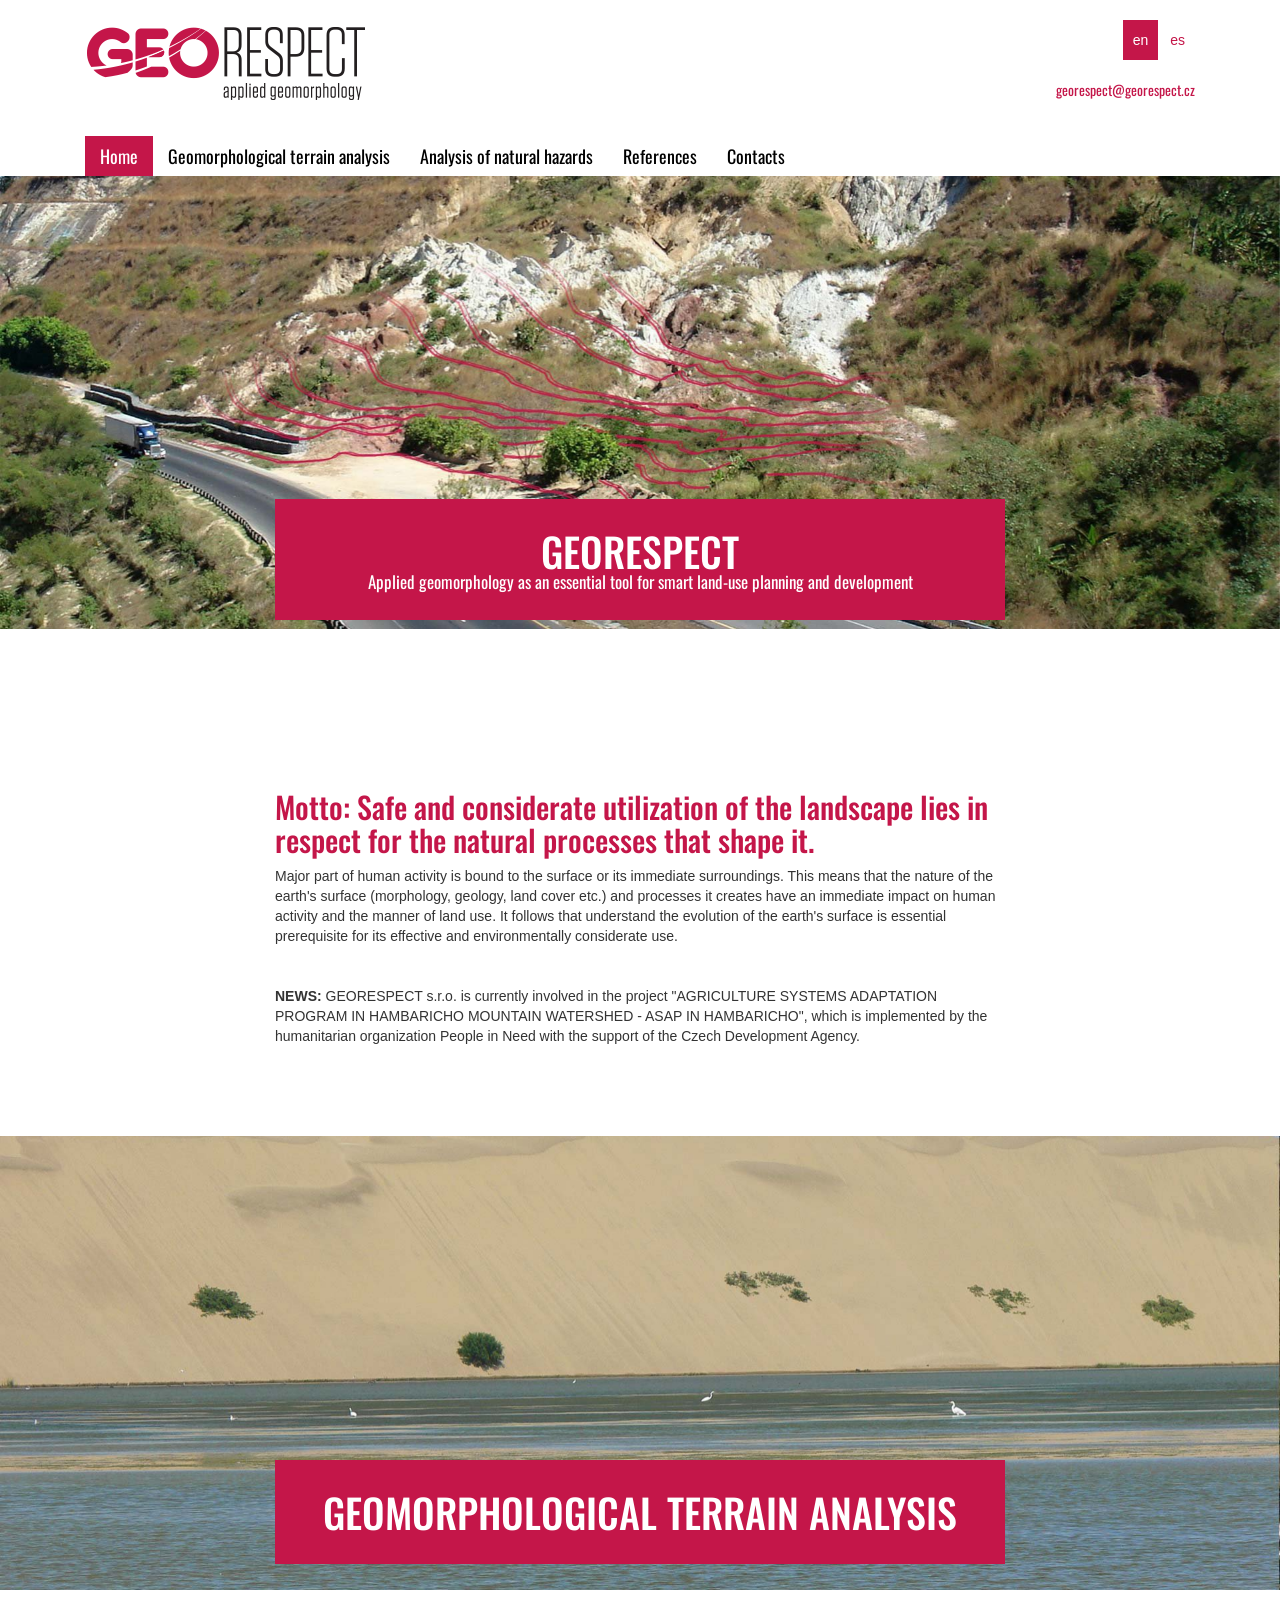
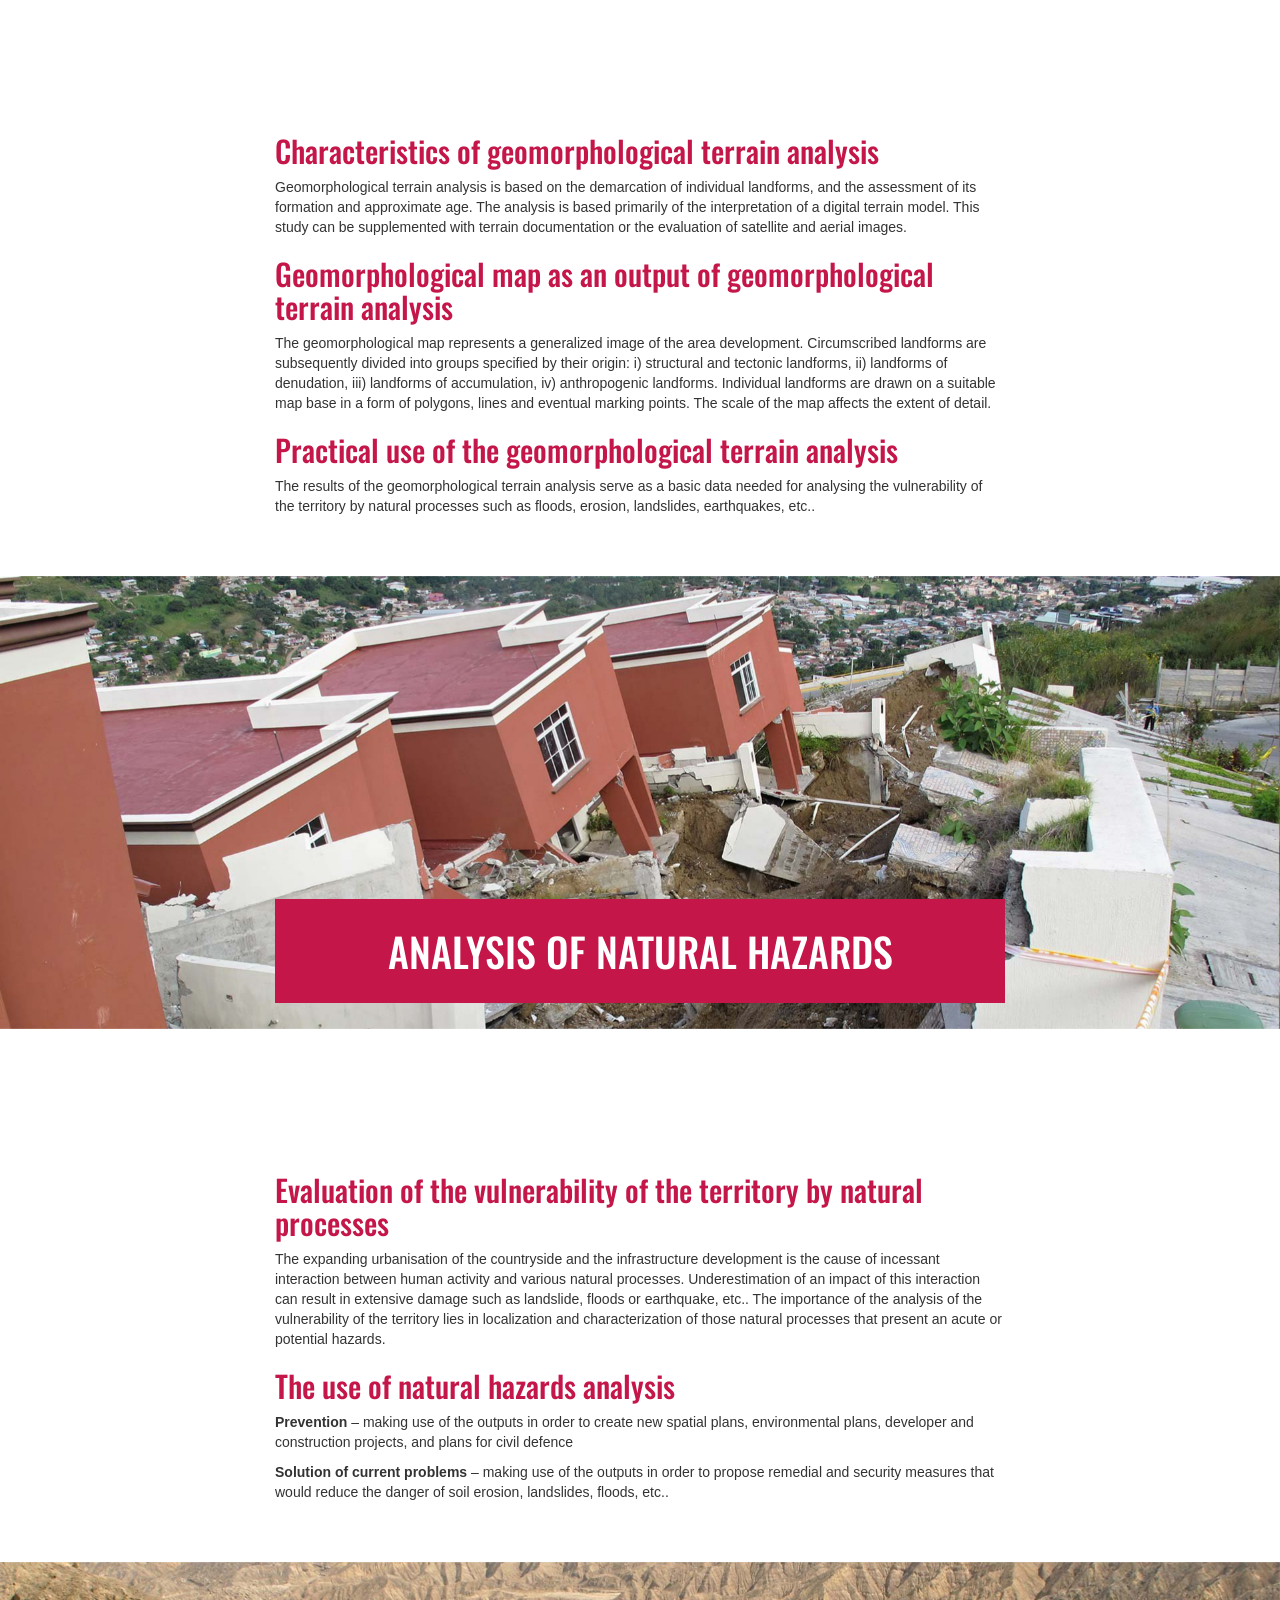
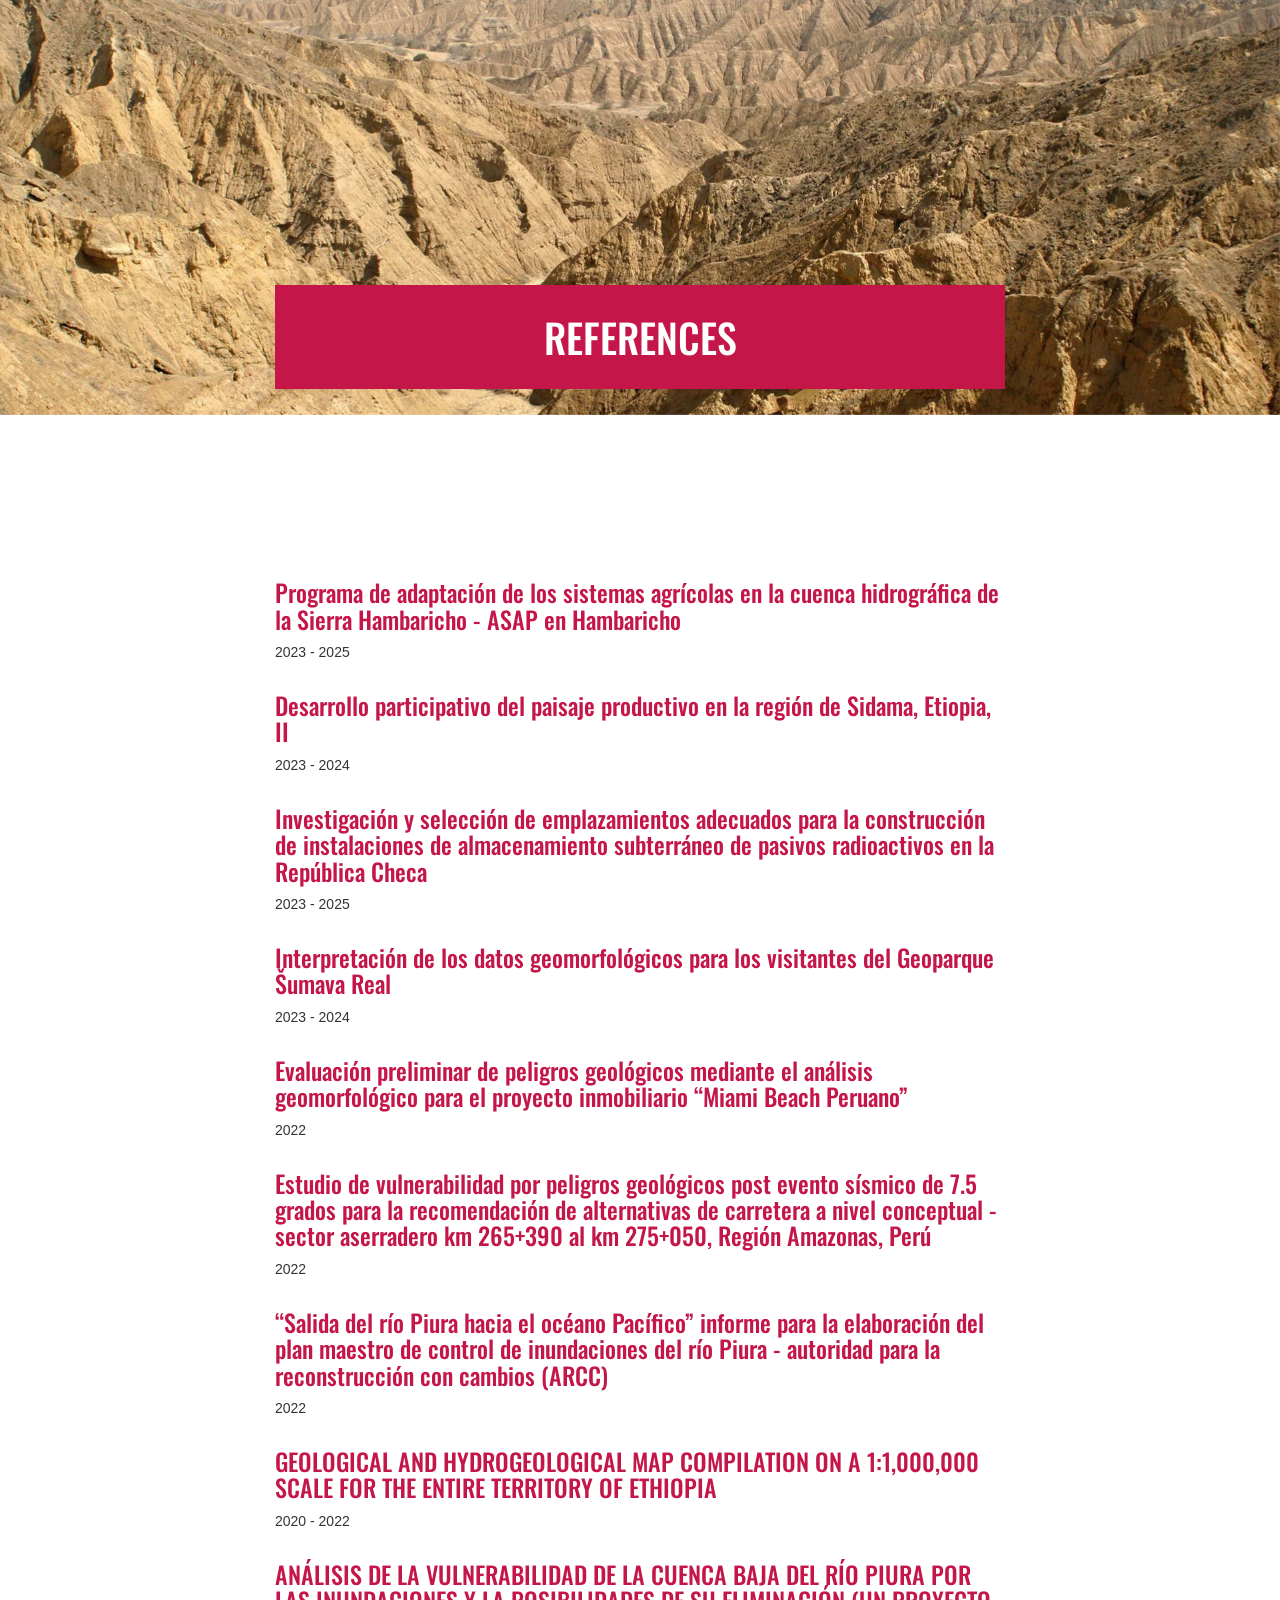
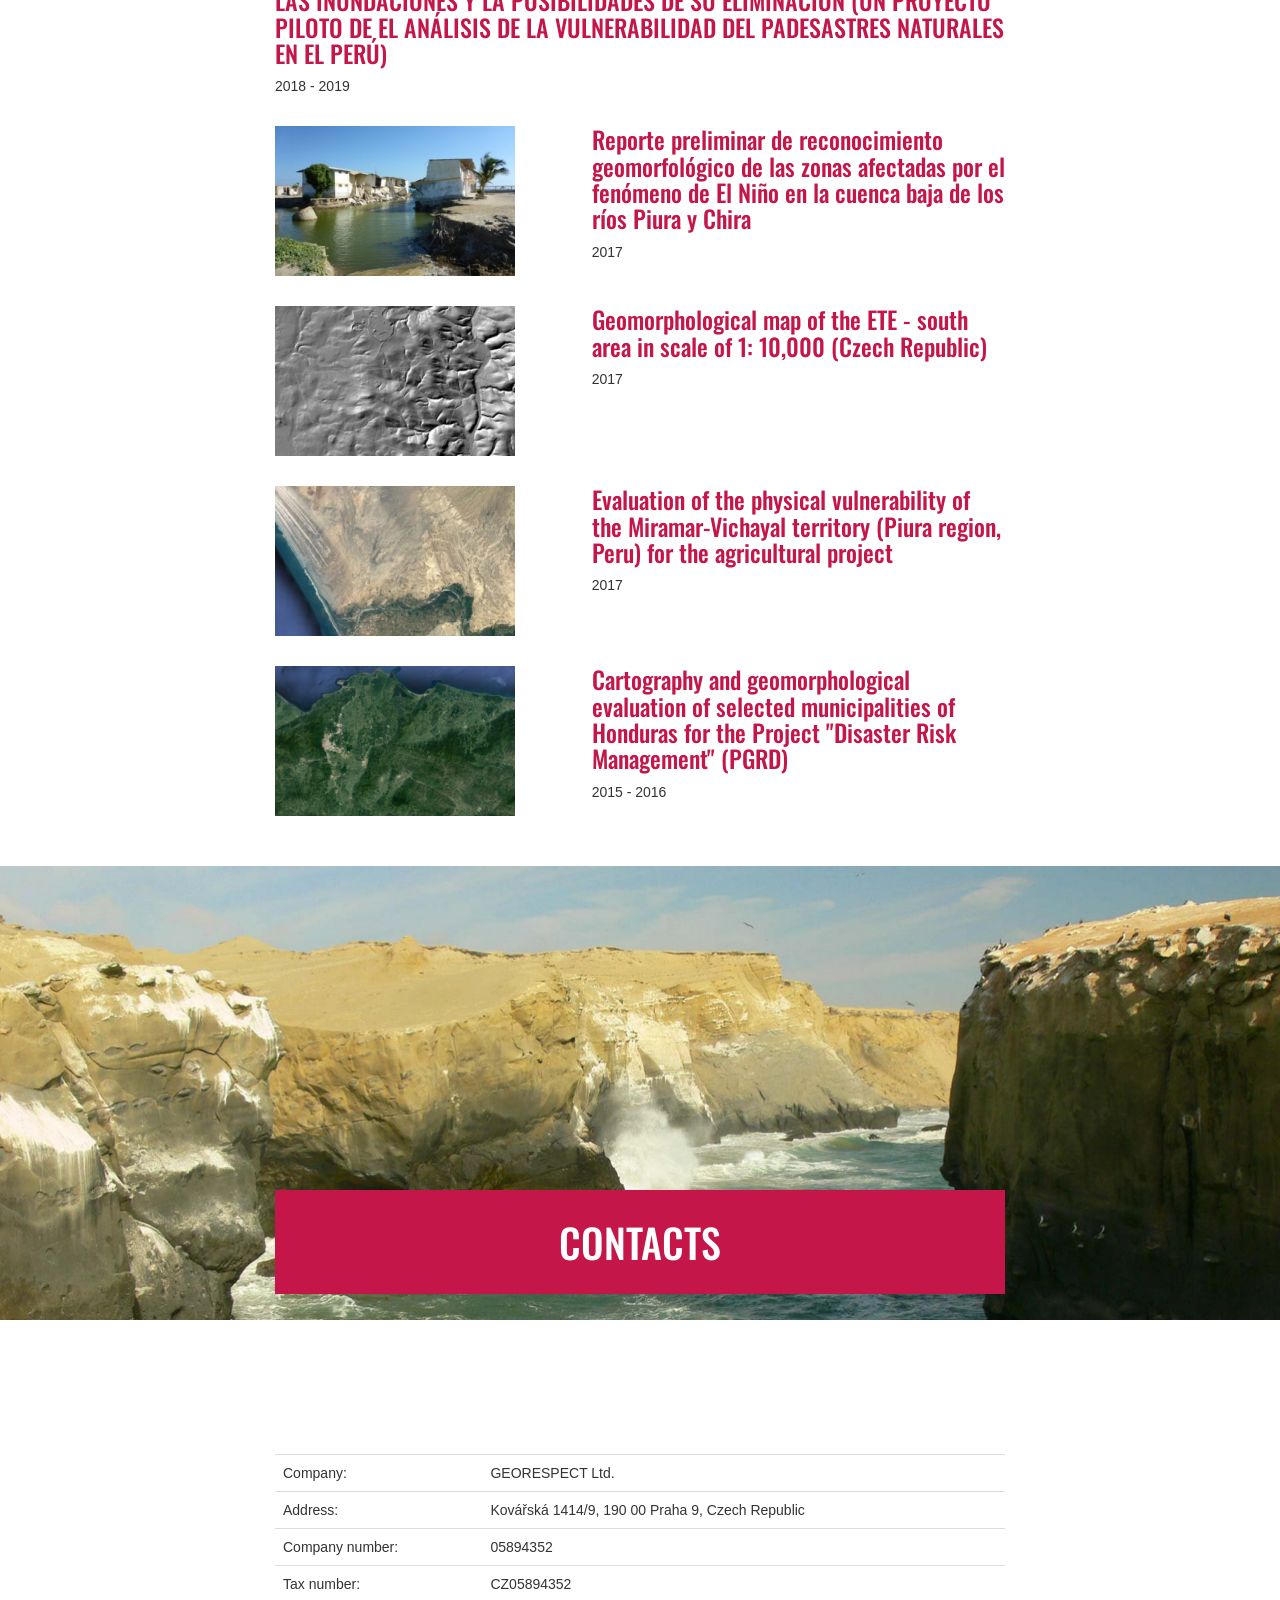
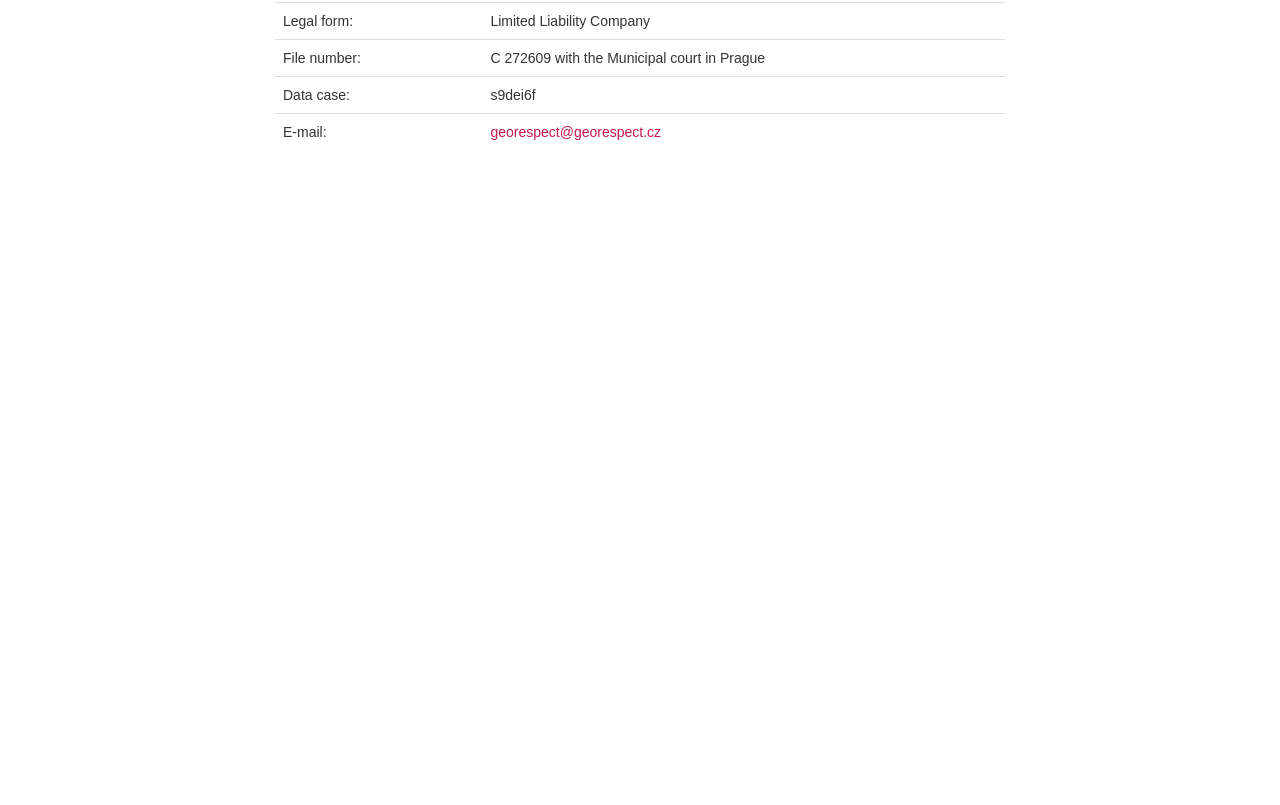
<file: legacy/cs/index.html>
<!DOCTYPE html>
<html>
<head>
	<meta http-equiv="Content-Type" content="text/html; charset=utf-8">

	<meta name="description" content="Home">
	<meta name="keywords" content="Home">
	<meta name="viewport" content="width=device-width, initial-scale=1.0">

	<title>Applied geomorphology | GEO Respect</title>
	
	<link href="https://fonts.googleapis.com/css?family=Oswald:500&amp;subset=latin-ext" rel="stylesheet">

<link rel="stylesheet" type="text/css" href="https://scdn.hucr.cz/font-awesome/4.5.0/css/font-awesome.min.css">
<link rel="stylesheet" type="text/css" href="https://scdn.hucr.cz/fancybox/2.1.5/source/jquery.fancybox.css">
<link rel="stylesheet" type="text/css" href="https://scdn.hucr.cz/jquery/ui/1.10.0/themes/smoothness/jquery-ui.css">
<link rel="stylesheet" type="text/css" href="../webtemp/cssloader-9338802cdaec-jquery-ui.css%3F1493128740.css">
<link rel="stylesheet" type="text/css" href="../webtemp/cssloader-678d8fef0020-bootstrap.css%3F1493128740.css">
<link rel="stylesheet" type="text/css" href="../webtemp/cssloader-245f5d655ae2-common.css%3F1493270820.css">
<link rel="stylesheet" type="text/css" href="../webtemp/cssloader-03749bf49cf5-screen.css%3F1495715760.css">
<link rel="stylesheet" type="text/css" href="../webtemp/cssloader-792d3ff9c9a4-cropper.css%3F1493128740.css">
	
	<link rel="shortcut icon" href="../favicon.ico" type="image/x-icon">
	
<script type="text/javascript" src="https://scdn.hucr.cz/jquery/1.8.3/jquery-1.8.3.min.js"></script>
<script type="text/javascript" src="https://scdn.hucr.cz/jquery/ui/1.10.0/jquery-ui.min.js"></script>
<script type="text/javascript" src="https://scdn.hucr.cz/bootstrap/3.2.0/dist/js/bootstrap.min.js"></script>
<script type="text/javascript" src="https://scdn.hucr.cz/fancybox/2.1.5/source/jquery.fancybox.pack.js"></script>
<script type="text/javascript" src="https://scdn.hucr.cz/plupload/2.1.7/js/plupload.full.min.js"></script>
<script type="text/javascript" src="../webtemp/jsloader-c4ad33f44dfc.js%3F1495527900"></script>

	
		<script type="text/javascript">
			(function(i,s,o,g,r,a,m){ i['GoogleAnalyticsObject']=r;i[r]=i[r]||function(){
			(i[r].q=i[r].q||[]).push(arguments)},i[r].l=1*new Date();a=s.createElement(o),
			m=s.getElementsByTagName(o)[0];a.async=1;a.src=g;m.parentNode.insertBefore(a,m)
			})(window,document,'script','//www.google-analytics.com/analytics.js','ga');
			
			ga('create', "UA-98120403-1", "georespect.cz");
			ga('require', 'linkid', 'linkid.js');
			ga('require', 'ecommerce', 'ecommerce.js');
			ga('send', 'pageview');
		</script>
		
		
</head>

<body id="singlepage" data-spy="scroll" data-target=".menu">
<div id="snippet--flashMessages"></div>	
		<div class="container-fluid wrapper" data-spy="" id="header">
			<div class="container" id="logo">
				<p class="col-xs-12 col-sm-6">
					<a href="index.html">
						<img src="../images/logo.png" alt="logo">
					</a>
				</p>
				<div class="col-xs-12 col-sm-6">
<div id="langs" class="pull-right">
	<ul class="xnav nav-pills">
		<li class="cs active">
			<a href="index.html">en</a>
		</li>
			<li class="es ">
				<a href="../es/index.html">es</a>
			</li>
	</ul>
</div>
<div class="clearfix"></div>					<p class="text-right">
						<a href="mailto:georespect@georespect.cz" class="contact">georespect@georespect.cz</a>
					</p>
				</div>
			</div>
			
			<div class="container" id="menu">

	<div role="navigation" class="navbar navbar-default navbar-static-top">
		<div class="container">
			<div class="navbar-header">
				<button data-target=".navbar-collapse" data-toggle="collapse" class="navbar-toggle" type="button">
					<span class="sr-only">Toggle navigation</span>
					<span class="icon-bar"></span>
					<span class="icon-bar"></span>
					<span class="icon-bar"></span>
				</button>
			</div>

			<div class="navbar-collapse collapse">
					<ul class="nav navbar-nav">



							<li class="applied-geomorphology first
									active
							">
								<a href="index.html#applied-geomorphology">

									Home 
								</a>
							</li>

								

							<li class="geomorphological-terrain-analysis 
							">
								<a href="index.html#geomorphological-terrain-analysis">

									Geomorphological terrain analysis 
								</a>
							</li>

								

							<li class="analysis-of-natural-hazards 
							">
								<a href="index.html#analysis-of-natural-hazards">

									Analysis of natural hazards 
								</a>
							</li>

								

							<li class="references 
							">
								<a href="index.html#references">

									References 
								</a>
							</li>

								

							<li class="contacts 
							">
								<a href="index.html#contacts">

									Contacts 
								</a>
							</li>
					</ul>
			</div>
		</div>
	</div>
			</div>
			
			<div class="clearfix"></div>
		</div>
		
<div id="slider" class="carousel slide" data-ride="carousel" data-interval="4000" data-pause="hover" data-wrap="true">	
	<div class="carousel-inner">
			
			<div class="item active">
						<img src="../files/galleries/1920x680_g3-slide1.jpg" alt="">
				
				<div class="carousel-caption">					
 				</div>
			</div>
	</div>
	
	

</div>		
			<div class="container-fluid clearfix" id="applied-geomorphology">
				<div class="container">
					<div class="col-xs-12 col-md-8 col-md-offset-2">
	<div id="layout1" class="row">
		<div id="center" class="col-xs-12">		

	<div class="editor editor-layout1 ">
	
		<div class="">
				<h1>GEORespect<small>Applied geomorphology as an essential tool for smart land-use planning and development</small></h1>

				<div class="text">
					<h2>Motto: Safe and considerate utilization of the landscape lies in respect for the natural processes that shape it.</h2>
<p>Major part of human activity is bound to the surface or its immediate surroundings. This means that the nature of the earth's surface (morphology, geology, land cover etc.) and processes it creates have an immediate impact on human activity and the manner of land use. It follows that understand the evolution of the earth's surface is essential prerequisite for its effective and environmentally considerate use.</p>
<p>&nbsp;</p>
<p><strong>NEWS:</strong> GEORESPECT s.r.o. is currently involved in the project "AGRICULTURE SYSTEMS ADAPTATION PROGRAM IN HAMBARICHO MOUNTAIN WATERSHED - ASAP IN HAMBARICHO", which is implemented by the humanitarian organization People in Need with the support of the Czech Development Agency.</p>
<p>&nbsp;</p>
				</div>



		</div>
	</div>
		</div>
	</div>					</div>
				</div>
			</div>
<div id="slider" class="carousel slide" data-ride="carousel" data-interval="4000" data-pause="hover" data-wrap="true">	
	<div class="carousel-inner">
			
			<div class="item active">
						<img src="../files/galleries/1920x680_g7-slide1a.jpg" alt="">
				
				<div class="carousel-caption">					
 				</div>
			</div>
	</div>
	
	

</div>		
			<div class="container-fluid clearfix" id="geomorphological-terrain-analysis">
				<div class="container">
					<div class="col-xs-12 col-md-8 col-md-offset-2">
	<div id="layout1" class="row">
		<div id="center" class="col-xs-12">		

	<div class="editor editor-layout1 ">
	
		<div class="">
				<h1>Geomorphological terrain analysis</h1>

				<div class="text">
					<h2>Characteristics of geomorphological terrain analysis</h2>
<p>Geomorphological terrain analysis is based on the demarcation of individual landforms, and the assessment of its formation and approximate age. The analysis is based primarily of the interpretation of a&nbsp;digital terrain model. This study can be supplemented with terrain documentation or the evaluation of satellite and aerial images.</p>
<h2>Geomorphological map as an output of geomorphological terrain analysis</h2>
<p>The geomorphological map represents a&nbsp;generalized image of the area development. Circumscribed landforms are subsequently divided into groups specified by their origin: i) structural and tectonic landforms, ii) landforms of denudation, iii) landforms of accumulation, iv) anthropogenic landforms. Individual landforms are drawn on a&nbsp;suitable map base in a&nbsp;form of polygons, lines and eventual marking points. The scale of the map affects the extent of detail.</p>
<h2>Practical use of the geomorphological terrain analysis</h2>
<p>The results of the geomorphological terrain analysis serve as a&nbsp;basic data needed for analysing the vulnerability of the territory by natural processes such as floods, erosion, landslides, earthquakes, etc..</p>
				</div>



		</div>
	</div>
		</div>
	</div>					</div>
				</div>
			</div>
<div id="slider" class="carousel slide" data-ride="carousel" data-interval="4000" data-pause="hover" data-wrap="true">	
	<div class="carousel-inner">
			
			<div class="item active">
						<img src="../files/galleries/1920x680_g9-slide2.jpg" alt="">
				
				<div class="carousel-caption">					
 				</div>
			</div>
	</div>
	
	

</div>		
			<div class="container-fluid clearfix" id="analysis-of-natural-hazards">
				<div class="container">
					<div class="col-xs-12 col-md-8 col-md-offset-2">
	<div id="layout1" class="row">
		<div id="center" class="col-xs-12">		

	<div class="editor editor-layout1 ">
	
		<div class="">
				<h1>Analysis of natural hazards</h1>

				<div class="text">
					<h2>Evaluation of the vulnerability of the territory by natural processes</h2>
<p>The expanding urbanisation of the countryside and the infrastructure development is the cause of incessant interaction between human activity and various natural processes. Underestimation of an impact of this interaction can result in extensive damage such as landslide, floods or earthquake, etc.. The importance of the analysis of the vulnerability of the territory lies in localization and characterization of those natural processes that present an acute or potential hazards.</p>
<h2>The use of natural hazards analysis</h2>
<p><strong>Prevention</strong> &ndash; making use of the outputs in order to create new spatial plans, environmental plans, developer and construction projects, and plans for civil defence</p>
<p><strong>Solution of current problems</strong> &ndash; making use of the outputs in order to propose remedial and security measures that would reduce the danger of soil erosion, landslides, floods, etc..</p>
				</div>



		</div>
	</div>
		</div>
	</div>					</div>
				</div>
			</div>
<div id="slider" class="carousel slide" data-ride="carousel" data-interval="4000" data-pause="hover" data-wrap="true">	
	<div class="carousel-inner">
			
			<div class="item active">
						<img src="../files/galleries/1920x680_g14-slide4.jpg" alt="">
				
				<div class="carousel-caption">					
 				</div>
			</div>
	</div>
	
	

</div>		
			<div class="container-fluid clearfix" id="references">
				<div class="container">
					<div class="col-xs-12 col-md-8 col-md-offset-2">
	<div id="layout1" class="row">
		<div id="center" class="col-xs-12">	
			<h1>References</h1>	

<div class="articles layout1 row">
		
		
		<div class="article col-xs-12">
				
			<div class="row">
				
				
				<div class="col-xs-12">
						<h3 class="no-margin-top">
							Programa de adaptación de los sistemas agrícolas en la cuenca hidrográfica de la Sierra Hambaricho - ASAP en Hambaricho
						</h3>
					
						<div class="description">
							<p class="no-margin">
								2023 - 2025
							</p>
						</div>
					
						<div class="text">				
							<p>Ubicaci&oacute;n:&nbsp;Regi&oacute;n Sidama, Etiop&iacute;a</p>
<p>Contratante:&nbsp;ONG People in Need -&nbsp; Agencia de Desarrollo de la Rep&uacute;blica Checa</p>
<p>Objetivo: An&aacute;lisis de los riesgos geol&oacute;gicos y medioambientales en la zona de la Sierra Hambaricho.</p>
						</div>
				</div>
			</div>
		</div>
		
			<div class="clearfix"></div>
		
		
		<div class="article col-xs-12">
				
			<div class="row">
				
				
				<div class="col-xs-12">
						<h3 class="no-margin-top">
							Desarrollo participativo del paisaje productivo en la región de Sidama, Etiopia, II
						</h3>
					
						<div class="description">
							<p class="no-margin">
								2023 - 2024
							</p>
						</div>
					
						<div class="text">				
							<p><em>Ubicaci&oacute;n:</em>&nbsp;Regi&oacute;n Sidama, Etiop&iacute;a</p>
<p><em>Contratante:</em> ONG People in Need -&nbsp; Agencia de Desarrollo de la Rep&uacute;blica Checa</p>
<p><em>Objetivo:</em> Estudio biof&iacute;sico (riesgos geol&oacute;gicos), exploraci&oacute;n y documentaci&oacute;n enfocadas en las caracter&iacute;sticas geomorfol&oacute;gicas, litol&oacute;gicas y geodin&aacute;micas locales a fin de conservar y gestionar los recursos de agua y suelo hacia una &nbsp;agricultura sostenible y protecci&oacute;n de los recursos naturales.</p>
						</div>
				</div>
			</div>
		</div>
		
			<div class="clearfix"></div>
		
		
		<div class="article col-xs-12">
				
			<div class="row">
				
				
				<div class="col-xs-12">
						<h3 class="no-margin-top">
							Investigación y selección de emplazamientos adecuados para la construcción de instalaciones de almacenamiento subterráneo de pasivos radioactivos en la República Checa
						</h3>
					
						<div class="description">
							<p class="no-margin">
								2023 - 2025
							</p>
						</div>
					
						<div class="text">				
							<p><em>Contratante</em>:&nbsp;Autoridad de Repositorios de Residuos Radiactivos&nbsp;(SURAO)</p>
<p><em>Ubicaci&oacute;n:</em> Rep&uacute;blica Checa</p>
<p><em>Objetivo:</em>&nbsp;Consultor&iacute;a especializada en geolog&iacute;a y geomorfolog&iacute;a para la investigaci&oacute;n y selecci&oacute;n emplazamientos adecuados para la construcci&oacute;n de instalaciones de almacenamiento subterr&aacute;neo de pasivos radioactivos.&nbsp;</p>
						</div>
				</div>
			</div>
		</div>
		
			<div class="clearfix"></div>
		
		
		<div class="article col-xs-12">
				
			<div class="row">
				
				
				<div class="col-xs-12">
						<h3 class="no-margin-top">
							Interpretación de los datos geomorfológicos para los visitantes del Geoparque Šumava Real
						</h3>
					
						<div class="description">
							<p class="no-margin">
								2023 - 2024
							</p>
						</div>
					
						<div class="text">				
							<p><em>Ubicaci&oacute;n:</em>&nbsp;Regi&oacute;n Pilsen y Regi&oacute;n Bohemia, Rep&uacute;blica Checa</p>
<p><em>Objetivo:</em></p>
<ul>
<li>An&aacute;lisis geomorfol&oacute;gico del terreno e interpretaci&oacute;n de datos topogr&aacute;ficos por escaneo LIDAR.</li>
<li>Mapa geomorfol&oacute;gico del terreno (500 km2).</li>
<li>Aplicativo digital.</li>
</ul>
						</div>
				</div>
			</div>
		</div>
		
			<div class="clearfix"></div>
		
		
		<div class="article col-xs-12">
				
			<div class="row">
				
				
				<div class="col-xs-12">
						<h3 class="no-margin-top">
							Evaluación preliminar de peligros geológicos mediante el análisis geomorfológico para el proyecto inmobiliario “Miami Beach Peruano”
						</h3>
					
						<div class="description">
							<p class="no-margin">
								2022
							</p>
						</div>
					
						<div class="text">				
							<p>&nbsp;</p>
<p><em>Ubicaci&oacute;n:</em>&nbsp;Distrito Comandante Noel, Provincia de Casma, Regi&oacute;n Ancash, Per&uacute;</p>
<p><em>Objetivo:</em> Evaluaci&oacute;n preliminar para la identificaci&oacute;n de peligros geol&oacute;gicos existentes en un contexto de hasta 50 km2 mediante el an&aacute;lisis geomorfol&oacute;gico en gabinete de acuerdo con el siguiente detalle: 20Km2 (escala: 1: 5000), 30Km2 (escala: 1:25 000).</p>
						</div>
				</div>
			</div>
		</div>
		
			<div class="clearfix"></div>
		
		
		<div class="article col-xs-12">
				
			<div class="row">
				
				
				<div class="col-xs-12">
						<h3 class="no-margin-top">
							Estudio de vulnerabilidad por peligros geológicos post evento sísmico de 7.5 grados para la recomendación de alternativas de carretera a nivel conceptual - sector aserradero km 265+390 al km 275+050, Región Amazonas, Perú
						</h3>
					
						<div class="description">
							<p class="no-margin">
								2022
							</p>
						</div>
					
						<div class="text">				
							<p><em>Tipo del proyecto:</em> Proyecto de la Concesionaria IIRSA NORTE</p>
<p><em>Ubicaci&oacute;n:</em> Sector Aserradero, Distrito de Jamalca, Provincia Utcubamba, Regi&oacute;n Amazonas, Per&uacute;</p>
<p><em>Objetivo del proyecto:</em></p>
<ul>
<li>Levantamiento topogr&aacute;fico LIDAR por UAV del &aacute;rea de estudio que abarca hasta 60km2.</li>
<li>Creaci&oacute;n del modelo digital del relieve (MDR) en un &aacute;rea de hasta 60km2 a escala 1:10,000.</li>
<li>An&aacute;lisis geomorfol&oacute;gico del terreno e interpretaci&oacute;n geomorfol&oacute;gica de las im&aacute;genes satelitales y MDR.</li>
<li>Relevamiento de campo de la documentaci&oacute;n geol&oacute;gica y geomorfol&oacute;gica de forma visual.</li>
<li>An&aacute;lisis de la susceptibilidad del territorio por peligros naturales.</li>
<li>Con base en la identificaci&oacute;n de las zonas de la alta vulnerabilidad por peligros geol&oacute;gicos, plantear al menos 03 alternativas de trazo para el sector de Aserradero a nivel conceptual.</li>
<li>Presentar una propuesta de las medidas de protecci&oacute;n para eliminar el impacto de los procesos naturales.</li>
</ul>
						</div>
				</div>
			</div>
		</div>
		
			<div class="clearfix"></div>
		
		
		<div class="article col-xs-12">
				
			<div class="row">
				
				
				<div class="col-xs-12">
						<h3 class="no-margin-top">
							“Salida del río Piura hacia el océano Pacífico” informe para la elaboración del plan maestro de control de inundaciones del río Piura - autoridad para la reconstrucción con cambios (ARCC)
						</h3>
					
						<div class="description">
							<p class="no-margin">
								2022
							</p>
						</div>
					
						<div class="text">				
							<p>Recomendaci&oacute;n de una ruta adecuada para la descarga de aguas de inundaci&oacute;n al mar mediante el an&aacute;lisis geomorfol&oacute;gico del terreno.&nbsp;</p>
<p>Proyecto de la Autoridad para la Reconstrucci&oacute;n con Cambios, Gobierno Peruano.<br />Subcontrato de GEORESPECT s.r.o. para ARUP PER&Uacute;.<br /><br /></p>
						</div>
				</div>
			</div>
		</div>
		
			<div class="clearfix"></div>
		
		
		<div class="article col-xs-12">
				
			<div class="row">
				
				
				<div class="col-xs-12">
						<h3 class="no-margin-top">
							GEOLOGICAL AND HYDROGEOLOGICAL MAP COMPILATION ON A 1:1,000,000 SCALE FOR THE ENTIRE TERRITORY OF ETHIOPIA
						</h3>
					
						<div class="description">
							<p class="no-margin">
								2020 - 2022
							</p>
						</div>
					
						<div class="text">				
							<p>GEORESPECT como subcontrator del Servicio Geol&oacute;gico Checo implementa las siguientes actividades dentro de este proyecto:</p>
<ul>
<li>Desarrollo de una base topogr&aacute;fica para el mapeo geol&oacute;gico a escala 1: 750.000 del territorio del pa&iacute;s de Etiop&iacute;a;</li>
<li>An&aacute;lisis morfo-tect&oacute;nico del territorio del pa&iacute;s de Etiop&iacute;a a&nbsp; escala 1: 750.000.</li>
</ul>
<p>El proyecto est&aacute; financiado por la Agencia Checa de Desarrollo.</p>
						</div>
				</div>
			</div>
		</div>
		
			<div class="clearfix"></div>
		
		
		<div class="article col-xs-12">
				
			<div class="row">
				
				
				<div class="col-xs-12">
						<h3 class="no-margin-top">
							ANÁLISIS DE LA VULNERABILIDAD DE LA CUENCA BAJA DEL RÍO PIURA POR LAS INUNDACIONES Y LA POSIBILIDADES DE SU ELIMINACIÓN (UN PROYECTO PILOTO DE EL ANÁLISIS DE LA VULNERABILIDAD DEL PADESASTRES NATURALES EN EL PERÚ)
						</h3>
					
						<div class="description">
							<p class="no-margin">
								2018 - 2019


							</p>
						</div>
					
						<div class="text">				
							<p>El tema del proyecto fue analizar 2 500 km2 de la cuenca baja del R&iacute;o Piura en t&eacute;rminos de su vulnerabilidad a las inundaciones. La implementaci&oacute;n incluy&oacute;:</p>
<ul>
<li>Evaluaci&oacute;n de los impactos del fen&oacute;meno El Ni&ntilde;o 2017.</li>
<li>Estudio de susceptibilidad de la zona por las inundaciones una escala de 1: 25,000.</li>
<li>Propuesta de medidas para reducir la vulnerabilidad del territorio a las inundaciones.</li>
</ul>
<p>El proyecto se ejecut&oacute; con el apoyo financiero de la Agencia Checa de Desarrollo.</p>
						</div>
				</div>
			</div>
		</div>
		
			<div class="clearfix"></div>
		
		
		<div class="article col-xs-12">
				
			<div class="row">
				
					<div class="col-xs-5">
						<p class="img no-margin">
							<a href="../files/galleries/g15-Cangrejos-web.jpg" rel="g15" class="fancybox">
								<img src="../files/galleries/240x150_g15-Cangrejos-web.jpg" alt="" class="img-responsive">
							</a>
						</p>
					</div>
				
				<div class="col-xs-7">
						<h3 class="no-margin-top">
							Reporte preliminar de reconocimiento geomorfológico de las zonas afectadas por el fenómeno de El Niño en la cuenca baja de los ríos Piura y Chira
						</h3>
					
						<div class="description">
							<p class="no-margin">
								2017
							</p>
						</div>
					
						<div class="text">				
							
						</div>
				</div>
			</div>
		</div>
		
			<div class="clearfix"></div>
		
		
		<div class="article col-xs-12">
				
			<div class="row">
				
					<div class="col-xs-5">
						<p class="img no-margin">
							<a href="../files/galleries/g11-ETE-jih.JPG" rel="g11" class="fancybox">
								<img src="../files/galleries/240x150_g11-ETE-jih.JPG" alt="" class="img-responsive">
							</a>
						</p>
					</div>
				
				<div class="col-xs-7">
						<h3 class="no-margin-top">
							Geomorphological map of the ETE - south area in scale of 1: 10,000 (Czech Republic)
						</h3>
					
						<div class="description">
							<p class="no-margin">
								2017
							</p>
						</div>
					
						<div class="text">				
							<p>The subject of the contract was to create a geomorphological map of the southern part of the Nuclear Power Plant Temel&iacute;n (32 km2) based on the analysis of digital terrain model. The basic aim of the analysis was to define geomorphological forms, units and to evaluate present exodynamic processes.</p>
<p>The GEORESPECT Ltd. made it as a subcontractor for the company AQUATEST under the contract "Evaluation of geological and other information on selected areas of the Czech Moldanubicum, in terms of potential suitability for the storage of nuclear waste in polygon ETE - South". The sponsor of this contract is the organizational structure of the Czech Republic - Radioactive Waste Repository.</p>
						</div>
				</div>
			</div>
		</div>
		
			<div class="clearfix"></div>
		
		
		<div class="article col-xs-12">
				
			<div class="row">
				
					<div class="col-xs-5">
						<p class="img no-margin">
							<a href="../files/galleries/g12-Miramar-Vichayal-Peru.JPG" rel="g12" class="fancybox">
								<img src="../files/galleries/240x150_g12-Miramar-Vichayal-Peru.JPG" alt="" class="img-responsive">
							</a>
						</p>
					</div>
				
				<div class="col-xs-7">
						<h3 class="no-margin-top">
							Evaluation of the physical vulnerability of the Miramar-Vichayal territory (Piura region, Peru) for the agricultural project
						</h3>
					
						<div class="description">
							<p class="no-margin">
								2017
							</p>
						</div>
					
						<div class="text">				
							<p>The aim of the work was to evaluate present exodynamic processes with a special focus on potential natural hazards (floods, erosion, landslides and salinization) on area of 12&nbsp;000 ha. The outputs were geomorphological map, map of susceptibility of the territory to natural hazards and overview of safe areas for agriculture.</p>
<p>The work was produced for the private company Agroetanol Pacifico s.a.</p>
						</div>
				</div>
			</div>
		</div>
		
			<div class="clearfix"></div>
		
		
		<div class="article col-xs-12">
				
			<div class="row">
				
					<div class="col-xs-5">
						<p class="img no-margin">
							<a href="../files/galleries/g13-Honduras.JPG" rel="g13" class="fancybox">
								<img src="../files/galleries/240x150_g13-Honduras.JPG" alt="" class="img-responsive">
							</a>
						</p>
					</div>
				
				<div class="col-xs-7">
						<h3 class="no-margin-top">
							Cartography and geomorphological evaluation of selected municipalities of Honduras for the Project "Disaster Risk Management" (PGRD)
						</h3>
					
						<div class="description">
							<p class="no-margin">
								2015 - 2016
							</p>
						</div>
					
						<div class="text">				
							<p>The subject of the contract was to create a geomorphological maps of 14 selected municipalities of Honduras (approx. 7&nbsp;000 km2) based on the analysis of digital terrain model. The aim of the analysis was to define individual landforms and to evaluate present exodynamic processes with a special focus on natural hazards.</p>
<p>The work was implemented as a subcontract for COPECO.</p>
						</div>
				</div>
			</div>
		</div>
		
			<div class="clearfix"></div>
	
</div>		</div>
	</div>					</div>
				</div>
			</div>
<div id="slider" class="carousel slide" data-ride="carousel" data-interval="4000" data-pause="hover" data-wrap="true">	
	<div class="carousel-inner">
			
			<div class="item active">
						<img src="../files/galleries/1920x680_g10-slide5.jpg" alt="">
				
				<div class="carousel-caption">					
 				</div>
			</div>
	</div>
	
	

</div>		
			<div class="container-fluid clearfix" id="contacts">
				<div class="container">
					<div class="col-xs-12 col-md-8 col-md-offset-2">
	<div id="layout1" class="row">
		<div id="center" class="col-xs-12">		

	<div class="editor editor-layout1 ">
	
		<div class="">
				<h1>Contacts</h1>

				<div class="text">
					<table class=" table">
<tbody>
<tr>
<td>Company:</td>
<td>GEORESPECT Ltd.</td>
</tr>
<tr>
<td>Address:</td>
<td>Kov&aacute;řsk&aacute; 1414/9, 190&nbsp;00 Praha 9, Czech Republic</td>
</tr>
<tr>
<td>Company number:</td>
<td>05894352</td>
</tr>
<tr>
<td>Tax number:</td>
<td>CZ05894352</td>
</tr>
<tr>
<td>Legal form:</td>
<td>Limited Liability Company</td>
</tr>
<tr>
<td>File number:</td>
<td>C 272609 with the Municipal court in Prague</td>
</tr>
<tr>
<td>Data case:</td>
<td>s9dei6f</td>
</tr>
<tr>
<td>E-mail:</td>
<td><a href="mailto:georespect@georespect.cz">georespect@georespect.cz</a></td>
</tr>
</tbody>
</table>
<p>&nbsp;</p>
				</div>



		</div>
	</div>
		</div>
	</div>					</div>
				</div>
			</div>
		
		<div class="map">
			<iframe src="https://www.google.com/maps/embed?pb=!1m18!1m12!1m3!1d8613.745265094734!2d14.670140556574882!3d50.06977543891898!2m3!1f0!2f0!3f0!3m2!1i1024!2i768!4f13.1!3m3!1m2!1s0x470b8caf518f5299%3A0xbde25b44167171e8!2zxb1sZWJza8OhIDE2MTksIDE5MCAxNiDDmmplemQgbmFkIExlc3k!5e0!3m2!1scs!2scz!4v1493242471732" height="500" frameborder="0" style="border:0; width: 100%;" allowfullscreen></iframe>
		</div>
</body>
</html>
</file>
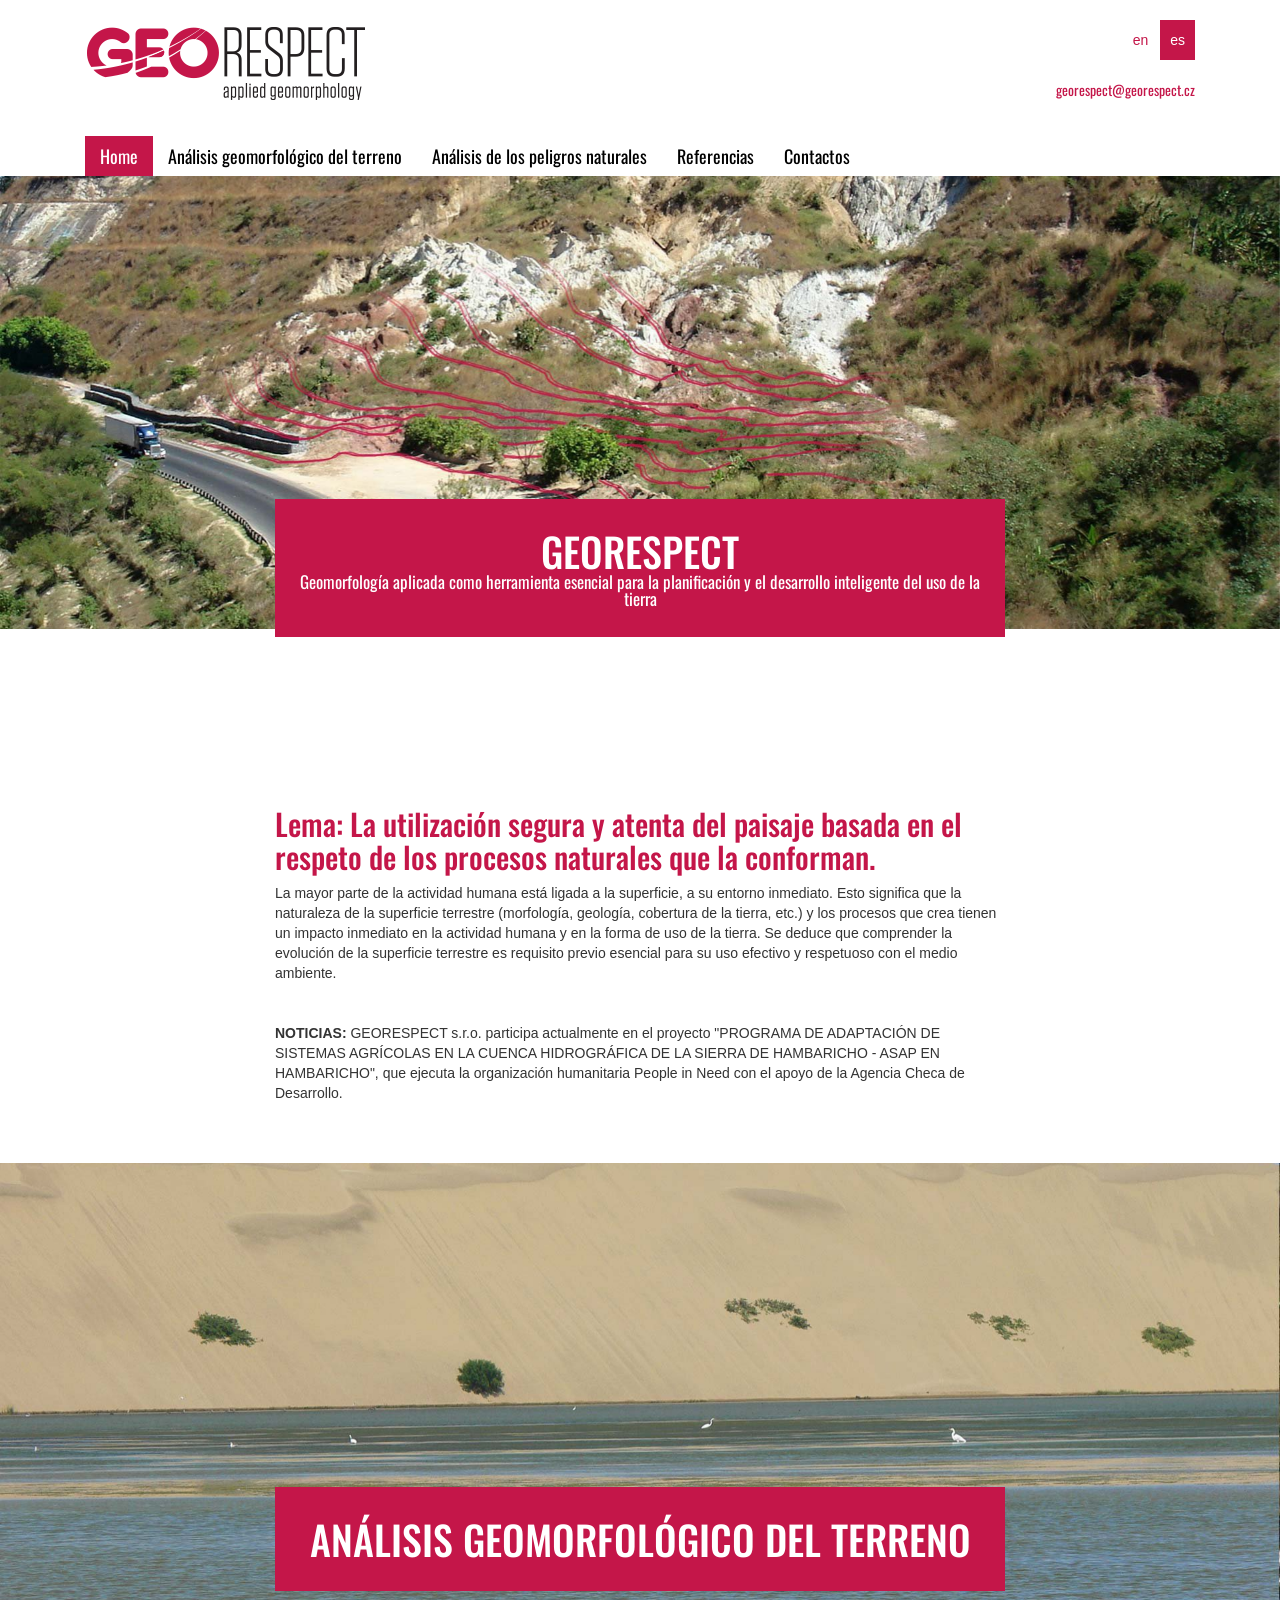
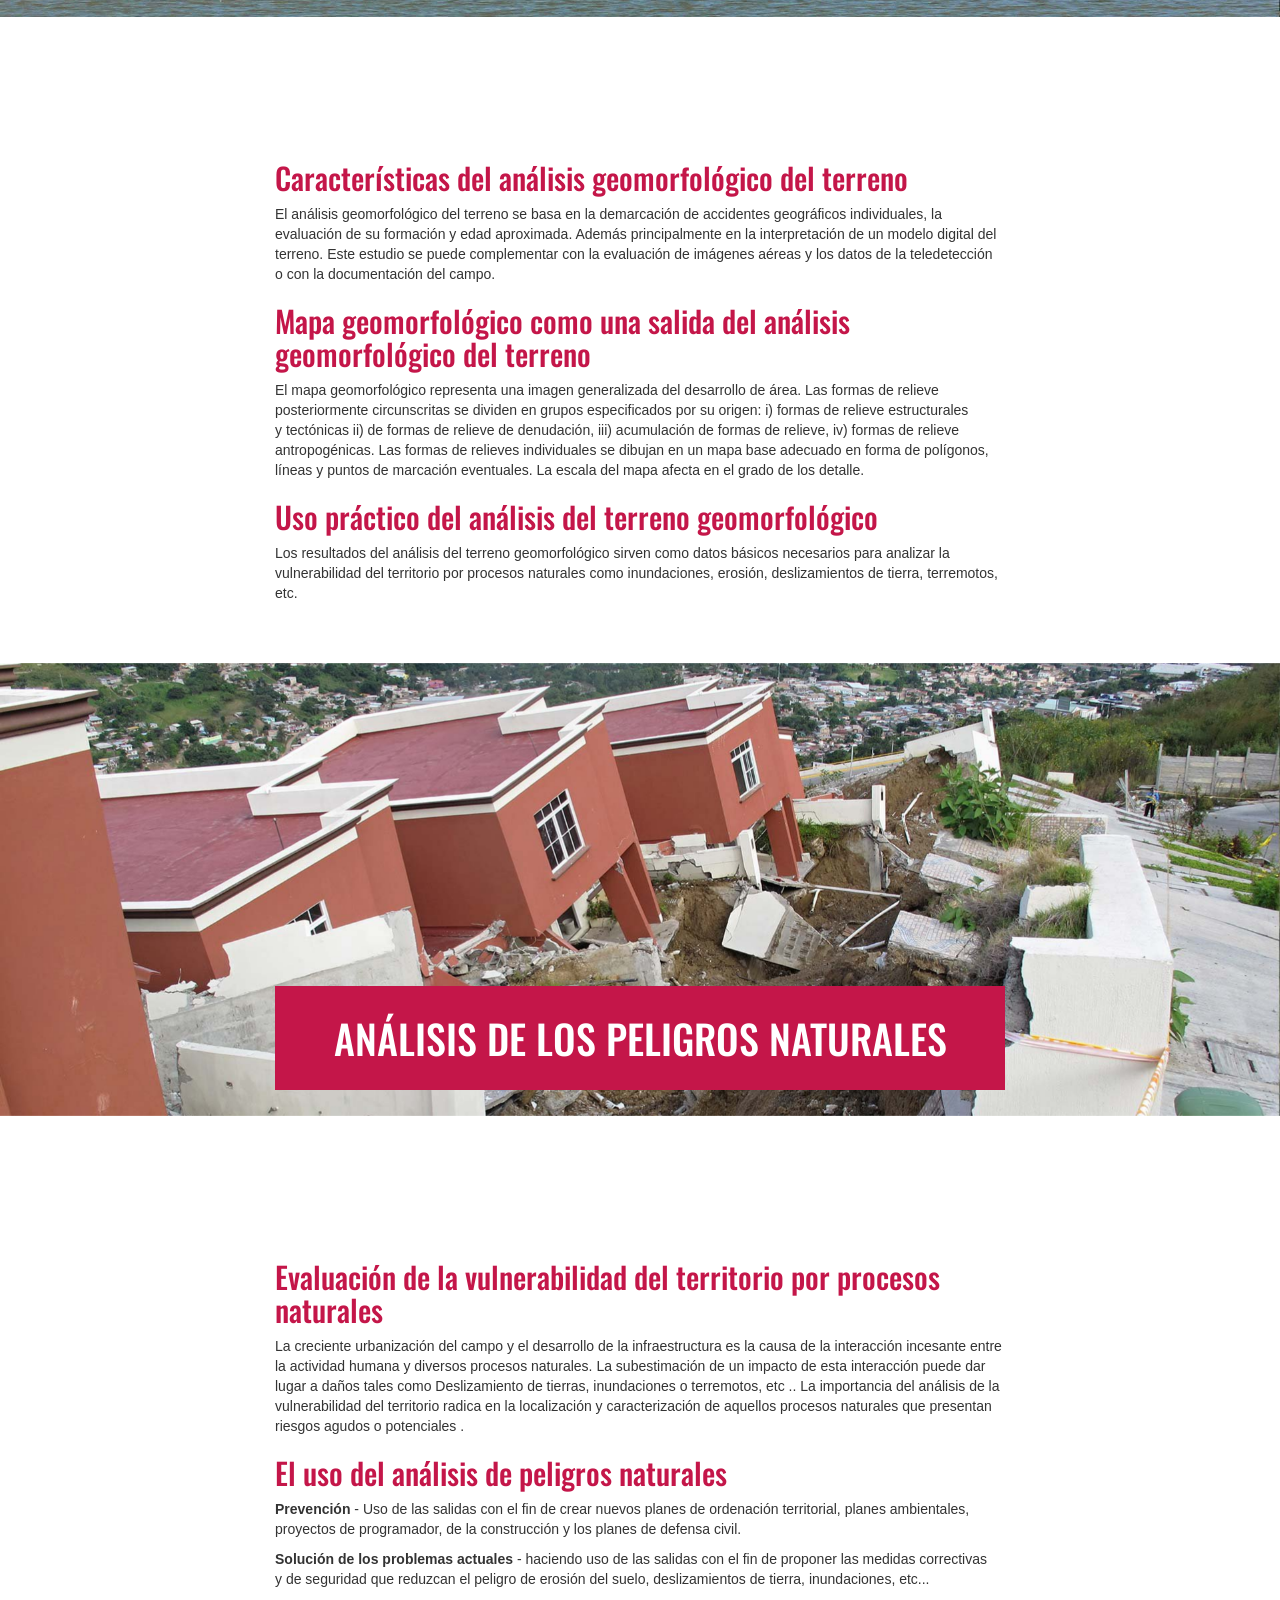
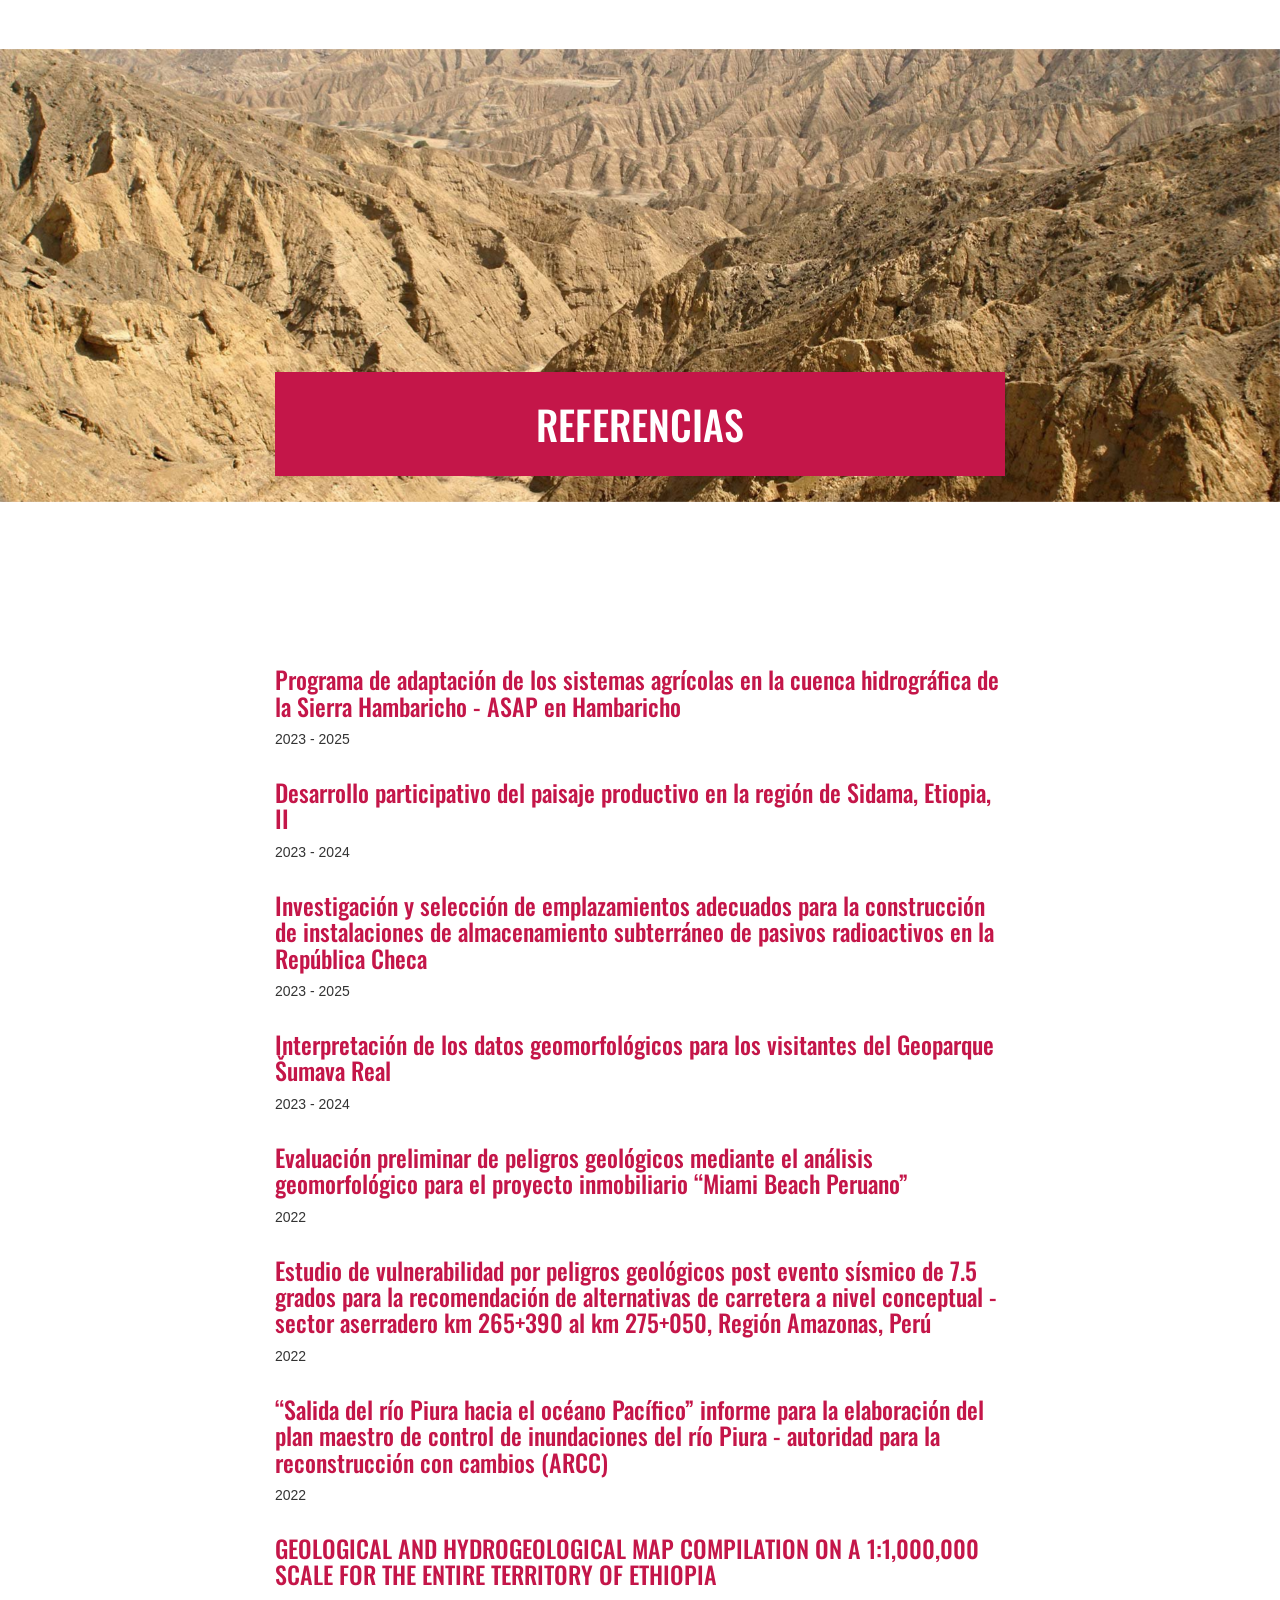
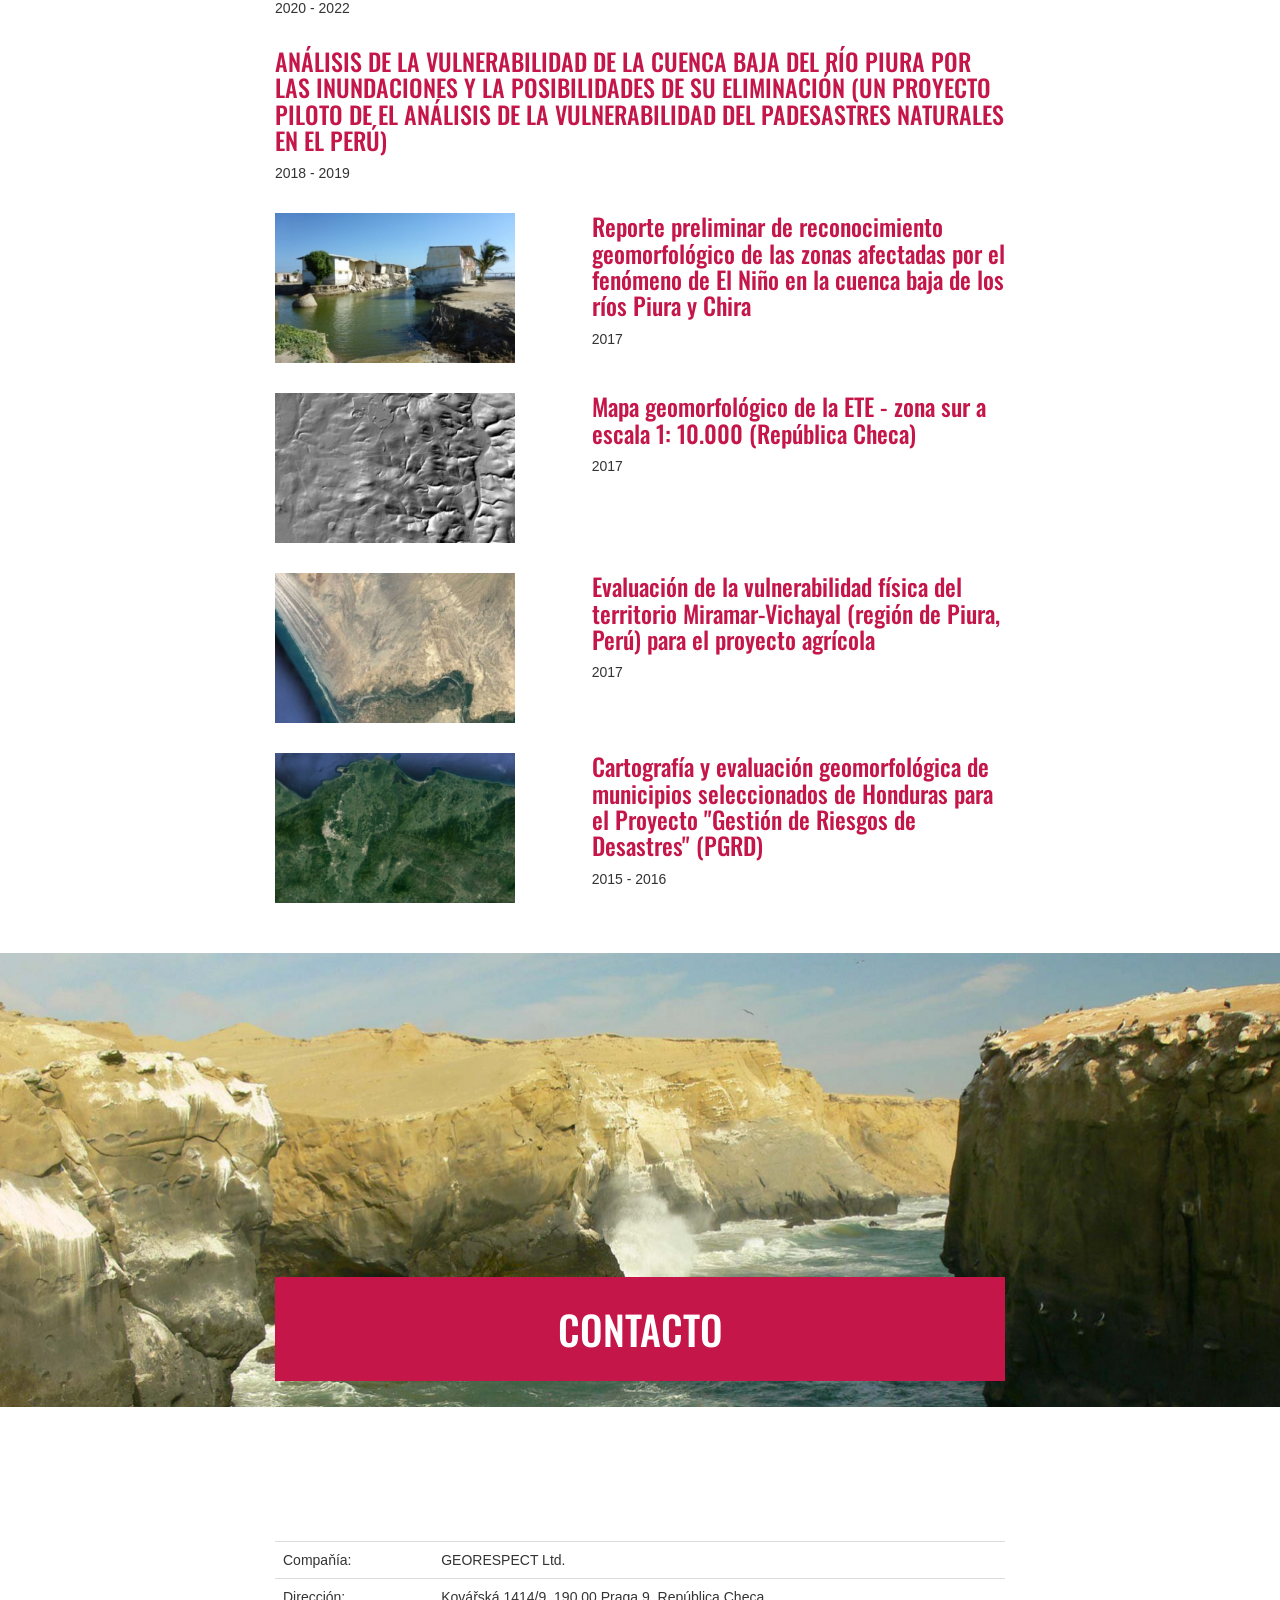
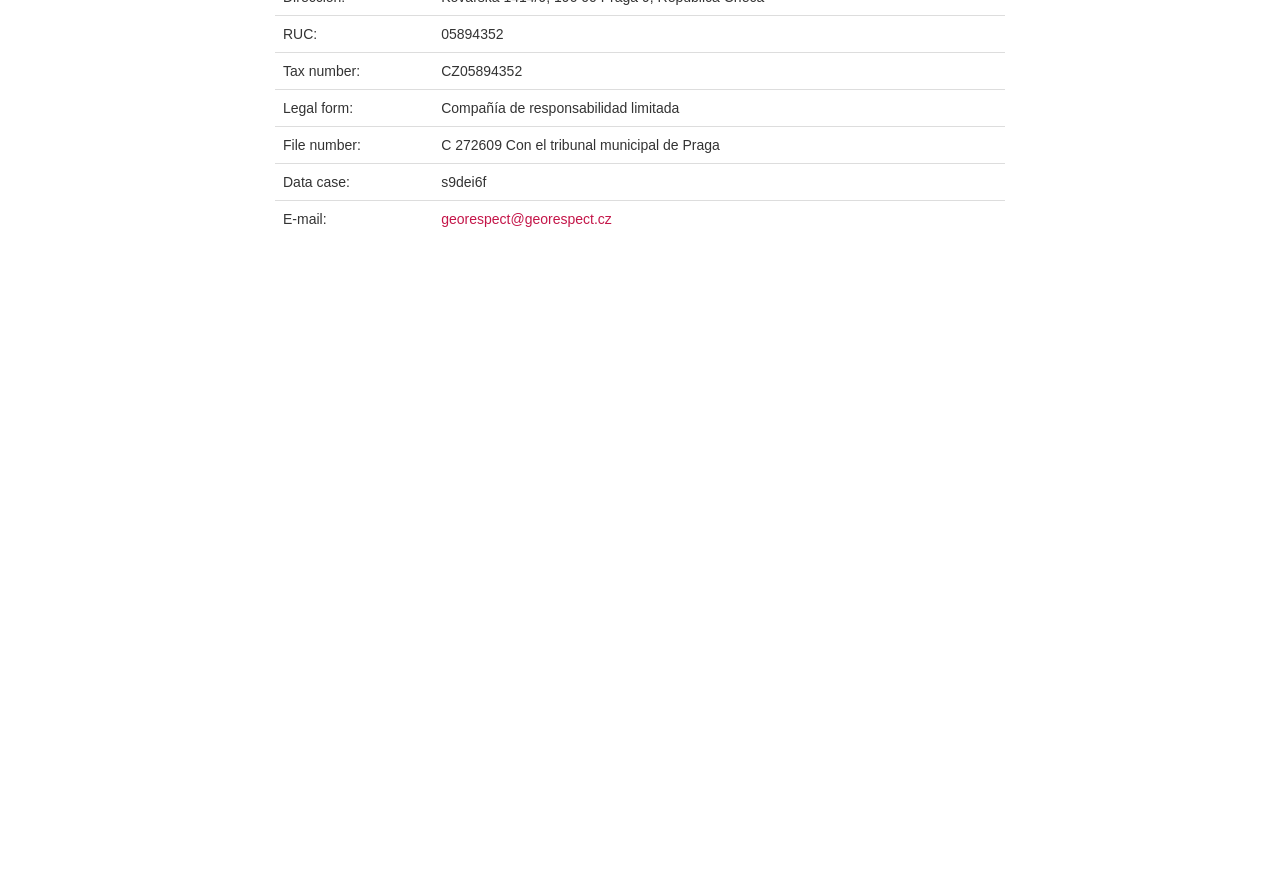
<file: legacy/es/index.html>
<!DOCTYPE html>
<html>
<head>
	<meta http-equiv="Content-Type" content="text/html; charset=utf-8">

	<meta name="description" content="">
	<meta name="keywords" content="">
	<meta name="viewport" content="width=device-width, initial-scale=1.0">

	<title></title>
	
	<link href="https://fonts.googleapis.com/css?family=Oswald:500&amp;subset=latin-ext" rel="stylesheet">

<link rel="stylesheet" type="text/css" href="https://scdn.hucr.cz/font-awesome/4.5.0/css/font-awesome.min.css">
<link rel="stylesheet" type="text/css" href="https://scdn.hucr.cz/fancybox/2.1.5/source/jquery.fancybox.css">
<link rel="stylesheet" type="text/css" href="https://scdn.hucr.cz/jquery/ui/1.10.0/themes/smoothness/jquery-ui.css">
<link rel="stylesheet" type="text/css" href="../webtemp/cssloader-9338802cdaec-jquery-ui.css%3F1493128740.css">
<link rel="stylesheet" type="text/css" href="../webtemp/cssloader-678d8fef0020-bootstrap.css%3F1493128740.css">
<link rel="stylesheet" type="text/css" href="../webtemp/cssloader-245f5d655ae2-common.css%3F1493270820.css">
<link rel="stylesheet" type="text/css" href="../webtemp/cssloader-03749bf49cf5-screen.css%3F1495715760.css">
<link rel="stylesheet" type="text/css" href="../webtemp/cssloader-792d3ff9c9a4-cropper.css%3F1493128740.css">
	
	<link rel="shortcut icon" href="../favicon.ico" type="image/x-icon">
	
<script type="text/javascript" src="https://scdn.hucr.cz/jquery/1.8.3/jquery-1.8.3.min.js"></script>
<script type="text/javascript" src="https://scdn.hucr.cz/jquery/ui/1.10.0/jquery-ui.min.js"></script>
<script type="text/javascript" src="https://scdn.hucr.cz/bootstrap/3.2.0/dist/js/bootstrap.min.js"></script>
<script type="text/javascript" src="https://scdn.hucr.cz/fancybox/2.1.5/source/jquery.fancybox.pack.js"></script>
<script type="text/javascript" src="https://scdn.hucr.cz/plupload/2.1.7/js/plupload.full.min.js"></script>
<script type="text/javascript" src="../webtemp/jsloader-c4ad33f44dfc.js%3F1495527900"></script>

	
		<script type="text/javascript">
			(function(i,s,o,g,r,a,m){ i['GoogleAnalyticsObject']=r;i[r]=i[r]||function(){
			(i[r].q=i[r].q||[]).push(arguments)},i[r].l=1*new Date();a=s.createElement(o),
			m=s.getElementsByTagName(o)[0];a.async=1;a.src=g;m.parentNode.insertBefore(a,m)
			})(window,document,'script','//www.google-analytics.com/analytics.js','ga');
			
			ga('create', "UA-98120403-1", "georespect.cz");
			ga('require', 'linkid', 'linkid.js');
			ga('require', 'ecommerce', 'ecommerce.js');
			ga('send', 'pageview');
		</script>
		
		
</head>

<body id="singlepage" data-spy="scroll" data-target=".menu">
<div id="snippet--flashMessages"></div>	
		<div class="container-fluid wrapper" data-spy="" id="header">
			<div class="container" id="logo">
				<p class="col-xs-12 col-sm-6">
					<a href="../cs/index.html">
						<img src="../images/logo.png" alt="logo">
					</a>
				</p>
				<div class="col-xs-12 col-sm-6">
<div id="langs" class="pull-right">
	<ul class="xnav nav-pills">
		<li class="cs ">
			<a href="../cs/index.html">en</a>
		</li>
			<li class="es active">
				<a href="index.html">es</a>
			</li>
	</ul>
</div>
<div class="clearfix"></div>					<p class="text-right">
						<a href="mailto:georespect@georespect.cz" class="contact">georespect@georespect.cz</a>
					</p>
				</div>
			</div>
			
			<div class="container" id="menu">

	<div role="navigation" class="navbar navbar-default navbar-static-top">
		<div class="container">
			<div class="navbar-header">
				<button data-target=".navbar-collapse" data-toggle="collapse" class="navbar-toggle" type="button">
					<span class="sr-only">Toggle navigation</span>
					<span class="icon-bar"></span>
					<span class="icon-bar"></span>
					<span class="icon-bar"></span>
				</button>
			</div>

			<div class="navbar-collapse collapse">
					<ul class="nav navbar-nav">



							<li class="applied-geomorphology first
									active
							">
								<a href="index.html#applied-geomorphology">

									Home 
								</a>
							</li>

								

							<li class="geomorphological-terrain-analysis 
							">
								<a href="index.html#geomorphological-terrain-analysis">

									Análisis geomorfológico del terreno 
								</a>
							</li>

								

							<li class="analysis-of-natural-hazards 
							">
								<a href="index.html#analysis-of-natural-hazards">

									Análisis de los peligros naturales 
								</a>
							</li>

								

							<li class="references 
							">
								<a href="index.html#references">

									Referencias 
								</a>
							</li>

								

							<li class="contacts 
							">
								<a href="index.html#contacts">

									Contactos 
								</a>
							</li>
					</ul>
			</div>
		</div>
	</div>
			</div>
			
			<div class="clearfix"></div>
		</div>
		
<div id="slider" class="carousel slide" data-ride="carousel" data-interval="4000" data-pause="hover" data-wrap="true">	
	<div class="carousel-inner">
			
			<div class="item active">
						<img src="../files/galleries/1920x680_g3-slide1.jpg" alt="">
				
				<div class="carousel-caption">					
 				</div>
			</div>
	</div>
	
	

</div>		
			<div class="container-fluid clearfix" id="applied-geomorphology">
				<div class="container">
					<div class="col-xs-12 col-md-8 col-md-offset-2">
	<div id="layout1" class="row">
		<div id="center" class="col-xs-12">		

	<div class="editor editor-layout1 ">
	
		<div class="">
				<h1>GEORespect<small>Geomorfología aplicada como herramienta esencial para la planificación y&nbsp;el desarrollo inteligente del uso de la tierra</small></h1>

				<div class="text">
					<h2>Lema: La utilizaci&oacute;n segura y&nbsp;atenta del paisaje basada en el respeto de los procesos naturales que la conforman.</h2>
<p>La mayor parte de la actividad humana est&aacute; ligada a&nbsp;la superficie, a&nbsp;su entorno inmediato. Esto significa que la naturaleza de la superficie terrestre (morfolog&iacute;a, geolog&iacute;a, cobertura de la tierra, etc.) y&nbsp;los procesos que crea tienen un impacto inmediato en la actividad humana y&nbsp;en la forma de uso de la tierra. Se deduce que comprender la evoluci&oacute;n de la superficie terrestre es requisito previo esencial para su uso efectivo y&nbsp;respetuoso con el medio ambiente.</p>
<p>&nbsp;</p>
<p><strong>NOTICIAS:</strong> GEORESPECT s.r.o. participa actualmente en el proyecto "PROGRAMA DE ADAPTACI&Oacute;N DE SISTEMAS AGR&Iacute;COLAS EN LA CUENCA HIDROGR&Aacute;FICA DE LA SIERRA DE HAMBARICHO - ASAP EN HAMBARICHO", que ejecuta la organizaci&oacute;n humanitaria People in Need con el apoyo de la Agencia Checa de Desarrollo.</p>
				</div>



		</div>
	</div>
		</div>
	</div>					</div>
				</div>
			</div>
<div id="slider" class="carousel slide" data-ride="carousel" data-interval="4000" data-pause="hover" data-wrap="true">	
	<div class="carousel-inner">
			
			<div class="item active">
						<img src="../files/galleries/1920x680_g7-slide1a.jpg" alt="">
				
				<div class="carousel-caption">					
 				</div>
			</div>
	</div>
	
	

</div>		
			<div class="container-fluid clearfix" id="geomorphological-terrain-analysis">
				<div class="container">
					<div class="col-xs-12 col-md-8 col-md-offset-2">
	<div id="layout1" class="row">
		<div id="center" class="col-xs-12">		

	<div class="editor editor-layout1 ">
	
		<div class="">
				<h1>Análisis geomorfológico del terreno</h1>

				<div class="text">
					<h2>Caracter&iacute;sticas del an&aacute;lisis geomorfol&oacute;gico del terreno</h2>
<p>El an&aacute;lisis geomorfol&oacute;gico del terreno se basa en la demarcaci&oacute;n de accidentes geogr&aacute;ficos individuales, la evaluaci&oacute;n de su formaci&oacute;n y&nbsp;edad aproximada. Adem&aacute;s principalmente en la interpretaci&oacute;n de un modelo digital del terreno. Este estudio se puede complementar con la evaluaci&oacute;n de im&aacute;genes a&eacute;reas y&nbsp;los datos de la teledetecci&oacute;n o&nbsp;con la documentaci&oacute;n del campo.</p>
<h2>Mapa geomorfol&oacute;gico como una salida del an&aacute;lisis geomorfol&oacute;gico del terreno</h2>
<p>El mapa geomorfol&oacute;gico representa una imagen generalizada del desarrollo de &aacute;rea. Las formas de relieve posteriormente circunscritas se dividen en grupos especificados por su origen: i) formas de relieve estructurales y&nbsp;tect&oacute;nicas ii) de formas de relieve de denudaci&oacute;n, iii) acumulaci&oacute;n de formas de relieve, iv) formas de relieve antropog&eacute;nicas. Las formas de relieves individuales se dibujan en un mapa base adecuado en forma de pol&iacute;gonos, l&iacute;neas y&nbsp;puntos de marcaci&oacute;n eventuales. La escala del mapa afecta en el grado de los detalle.</p>
<h2>Uso pr&aacute;ctico del an&aacute;lisis del terreno geomorfol&oacute;gico</h2>
<p>Los resultados del an&aacute;lisis del terreno geomorfol&oacute;gico sirven como datos b&aacute;sicos necesarios para analizar la vulnerabilidad del territorio por procesos naturales como inundaciones, erosi&oacute;n, deslizamientos de tierra, terremotos, etc.</p>
				</div>



		</div>
	</div>
		</div>
	</div>					</div>
				</div>
			</div>
<div id="slider" class="carousel slide" data-ride="carousel" data-interval="4000" data-pause="hover" data-wrap="true">	
	<div class="carousel-inner">
			
			<div class="item active">
						<img src="../files/galleries/1920x680_g9-slide2.jpg" alt="">
				
				<div class="carousel-caption">					
 				</div>
			</div>
	</div>
	
	

</div>		
			<div class="container-fluid clearfix" id="analysis-of-natural-hazards">
				<div class="container">
					<div class="col-xs-12 col-md-8 col-md-offset-2">
	<div id="layout1" class="row">
		<div id="center" class="col-xs-12">		

	<div class="editor editor-layout1 ">
	
		<div class="">
				<h1>Análisis de los peligros naturales</h1>

				<div class="text">
					<h2>Evaluaci&oacute;n de la vulnerabilidad del territorio por procesos naturales</h2>
<p>La creciente urbanizaci&oacute;n del campo y&nbsp;el desarrollo de la infraestructura es la causa de la interacci&oacute;n incesante entre la actividad humana y&nbsp;diversos procesos naturales. La subestimaci&oacute;n de un impacto de esta interacci&oacute;n puede dar lugar a&nbsp;da&ntilde;os tales como Deslizamiento de tierras, inundaciones o&nbsp;terremotos, etc .. La importancia del an&aacute;lisis de la vulnerabilidad del territorio radica en la localizaci&oacute;n y&nbsp;caracterizaci&oacute;n de aquellos procesos naturales que presentan riesgos agudos o&nbsp;potenciales .</p>
<h2>El uso del an&aacute;lisis de peligros naturales</h2>
<p><strong>Prevenci&oacute;n</strong> - Uso de las salidas con el fin de crear nuevos planes de ordenaci&oacute;n territorial, planes ambientales, proyectos de programador, de la construcci&oacute;n y&nbsp;los planes de defensa civil.</p>
<p><strong>Soluci&oacute;n de los problemas actuales</strong> - haciendo uso de las salidas con el fin de proponer las medidas correctivas y&nbsp;de seguridad que reduzcan el peligro de erosi&oacute;n del suelo, deslizamientos de tierra, inundaciones, etc...</p>
				</div>



		</div>
	</div>
		</div>
	</div>					</div>
				</div>
			</div>
<div id="slider" class="carousel slide" data-ride="carousel" data-interval="4000" data-pause="hover" data-wrap="true">	
	<div class="carousel-inner">
			
			<div class="item active">
						<img src="../files/galleries/1920x680_g14-slide4.jpg" alt="">
				
				<div class="carousel-caption">					
 				</div>
			</div>
	</div>
	
	

</div>		
			<div class="container-fluid clearfix" id="references">
				<div class="container">
					<div class="col-xs-12 col-md-8 col-md-offset-2">
	<div id="layout1" class="row">
		<div id="center" class="col-xs-12">	
			<h1>Referencias</h1>	

<div class="articles layout1 row">
		
		
		<div class="article col-xs-12">
				
			<div class="row">
				
				
				<div class="col-xs-12">
						<h3 class="no-margin-top">
							Programa de adaptación de los sistemas agrícolas en la cuenca hidrográfica de la Sierra Hambaricho - ASAP en Hambaricho
						</h3>
					
						<div class="description">
							<p class="no-margin">
								2023 - 2025
							</p>
						</div>
					
						<div class="text">				
							<p>Ubicaci&oacute;n:&nbsp;Regi&oacute;n Sidama, Etiop&iacute;a</p>
<p>Contratante:&nbsp;ONG People in Need -&nbsp; Agencia de Desarrollo de la Rep&uacute;blica Checa</p>
<p>Objetivo: An&aacute;lisis de los riesgos geol&oacute;gicos y medioambientales en la zona de la Sierra Hambaricho.</p>
						</div>
				</div>
			</div>
		</div>
		
			<div class="clearfix"></div>
		
		
		<div class="article col-xs-12">
				
			<div class="row">
				
				
				<div class="col-xs-12">
						<h3 class="no-margin-top">
							Desarrollo participativo del paisaje productivo en la región de Sidama, Etiopia, II
						</h3>
					
						<div class="description">
							<p class="no-margin">
								2023 - 2024
							</p>
						</div>
					
						<div class="text">				
							<p><em>Ubicaci&oacute;n:</em>&nbsp;Regi&oacute;n Sidama, Etiop&iacute;a</p>
<p><em>Contratante:</em> ONG People in Need -&nbsp; Agencia de Desarrollo de la Rep&uacute;blica Checa</p>
<p><em>Objetivo:</em> Estudio biof&iacute;sico (riesgos geol&oacute;gicos), exploraci&oacute;n y documentaci&oacute;n enfocadas en las caracter&iacute;sticas geomorfol&oacute;gicas, litol&oacute;gicas y geodin&aacute;micas locales a fin de conservar y gestionar los recursos de agua y suelo hacia una &nbsp;agricultura sostenible y protecci&oacute;n de los recursos naturales.</p>
						</div>
				</div>
			</div>
		</div>
		
			<div class="clearfix"></div>
		
		
		<div class="article col-xs-12">
				
			<div class="row">
				
				
				<div class="col-xs-12">
						<h3 class="no-margin-top">
							Investigación y selección de emplazamientos adecuados para la construcción de instalaciones de almacenamiento subterráneo de pasivos radioactivos en la República Checa
						</h3>
					
						<div class="description">
							<p class="no-margin">
								2023 - 2025
							</p>
						</div>
					
						<div class="text">				
							<p><em>Contratante</em>:&nbsp;Autoridad de Repositorios de Residuos Radiactivos&nbsp;(SURAO)</p>
<p><em>Ubicaci&oacute;n:</em> Rep&uacute;blica Checa</p>
<p><em>Objetivo:</em>&nbsp;Consultor&iacute;a especializada en geolog&iacute;a y geomorfolog&iacute;a para la investigaci&oacute;n y selecci&oacute;n emplazamientos adecuados para la construcci&oacute;n de instalaciones de almacenamiento subterr&aacute;neo de pasivos radioactivos.&nbsp;</p>
						</div>
				</div>
			</div>
		</div>
		
			<div class="clearfix"></div>
		
		
		<div class="article col-xs-12">
				
			<div class="row">
				
				
				<div class="col-xs-12">
						<h3 class="no-margin-top">
							Interpretación de los datos geomorfológicos para los visitantes del Geoparque Šumava Real
						</h3>
					
						<div class="description">
							<p class="no-margin">
								2023 - 2024
							</p>
						</div>
					
						<div class="text">				
							<p><em>Ubicaci&oacute;n:</em>&nbsp;Regi&oacute;n Pilsen y Regi&oacute;n Bohemia, Rep&uacute;blica Checa</p>
<p><em>Objetivo:</em></p>
<ul>
<li>An&aacute;lisis geomorfol&oacute;gico del terreno e interpretaci&oacute;n de datos topogr&aacute;ficos por escaneo LIDAR.</li>
<li>Mapa geomorfol&oacute;gico del terreno (500 km2).</li>
<li>Aplicativo digital.</li>
</ul>
						</div>
				</div>
			</div>
		</div>
		
			<div class="clearfix"></div>
		
		
		<div class="article col-xs-12">
				
			<div class="row">
				
				
				<div class="col-xs-12">
						<h3 class="no-margin-top">
							Evaluación preliminar de peligros geológicos mediante el análisis geomorfológico para el proyecto inmobiliario “Miami Beach Peruano”
						</h3>
					
						<div class="description">
							<p class="no-margin">
								2022
							</p>
						</div>
					
						<div class="text">				
							<p>&nbsp;</p>
<p><em>Ubicaci&oacute;n:</em>&nbsp;Distrito Comandante Noel, Provincia de Casma, Regi&oacute;n Ancash, Per&uacute;</p>
<p><em>Objetivo:</em> Evaluaci&oacute;n preliminar para la identificaci&oacute;n de peligros geol&oacute;gicos existentes en un contexto de hasta 50 km2 mediante el an&aacute;lisis geomorfol&oacute;gico en gabinete de acuerdo con el siguiente detalle: 20Km2 (escala: 1: 5000), 30Km2 (escala: 1:25 000).</p>
						</div>
				</div>
			</div>
		</div>
		
			<div class="clearfix"></div>
		
		
		<div class="article col-xs-12">
				
			<div class="row">
				
				
				<div class="col-xs-12">
						<h3 class="no-margin-top">
							Estudio de vulnerabilidad por peligros geológicos post evento sísmico de 7.5 grados para la recomendación de alternativas de carretera a nivel conceptual - sector aserradero km 265+390 al km 275+050, Región Amazonas, Perú
						</h3>
					
						<div class="description">
							<p class="no-margin">
								2022
							</p>
						</div>
					
						<div class="text">				
							<p><em>Tipo del proyecto:</em> Proyecto de la Concesionaria IIRSA NORTE</p>
<p><em>Ubicaci&oacute;n:</em> Sector Aserradero, Distrito de Jamalca, Provincia Utcubamba, Regi&oacute;n Amazonas, Per&uacute;</p>
<p><em>Objetivo del proyecto:</em></p>
<ul>
<li>Levantamiento topogr&aacute;fico LIDAR por UAV del &aacute;rea de estudio que abarca hasta 60km2.</li>
<li>Creaci&oacute;n del modelo digital del relieve (MDR) en un &aacute;rea de hasta 60km2 a escala 1:10,000.</li>
<li>An&aacute;lisis geomorfol&oacute;gico del terreno e interpretaci&oacute;n geomorfol&oacute;gica de las im&aacute;genes satelitales y MDR.</li>
<li>Relevamiento de campo de la documentaci&oacute;n geol&oacute;gica y geomorfol&oacute;gica de forma visual.</li>
<li>An&aacute;lisis de la susceptibilidad del territorio por peligros naturales.</li>
<li>Con base en la identificaci&oacute;n de las zonas de la alta vulnerabilidad por peligros geol&oacute;gicos, plantear al menos 03 alternativas de trazo para el sector de Aserradero a nivel conceptual.</li>
<li>Presentar una propuesta de las medidas de protecci&oacute;n para eliminar el impacto de los procesos naturales.</li>
</ul>
						</div>
				</div>
			</div>
		</div>
		
			<div class="clearfix"></div>
		
		
		<div class="article col-xs-12">
				
			<div class="row">
				
				
				<div class="col-xs-12">
						<h3 class="no-margin-top">
							“Salida del río Piura hacia el océano Pacífico” informe para la elaboración del plan maestro de control de inundaciones del río Piura - autoridad para la reconstrucción con cambios (ARCC)
						</h3>
					
						<div class="description">
							<p class="no-margin">
								2022
							</p>
						</div>
					
						<div class="text">				
							<p>Recomendaci&oacute;n de una ruta adecuada para la descarga de aguas de inundaci&oacute;n al mar mediante el an&aacute;lisis geomorfol&oacute;gico del terreno.&nbsp;</p>
<p>Proyecto de la Autoridad para la Reconstrucci&oacute;n con Cambios, Gobierno Peruano.<br />Subcontrato de GEORESPECT s.r.o. para ARUP PER&Uacute;.<br /><br /></p>
						</div>
				</div>
			</div>
		</div>
		
			<div class="clearfix"></div>
		
		
		<div class="article col-xs-12">
				
			<div class="row">
				
				
				<div class="col-xs-12">
						<h3 class="no-margin-top">
							GEOLOGICAL AND HYDROGEOLOGICAL MAP COMPILATION ON A 1:1,000,000 SCALE FOR THE ENTIRE TERRITORY OF ETHIOPIA
						</h3>
					
						<div class="description">
							<p class="no-margin">
								2020 - 2022
							</p>
						</div>
					
						<div class="text">				
							<p>GEORESPECT como subcontrator del Servicio Geol&oacute;gico Checo implementa las siguientes actividades dentro de este proyecto:</p>
<ul>
<li>Desarrollo de una base topogr&aacute;fica para el mapeo geol&oacute;gico a escala 1: 750.000 del territorio del pa&iacute;s de Etiop&iacute;a;</li>
<li>An&aacute;lisis morfo-tect&oacute;nico del territorio del pa&iacute;s de Etiop&iacute;a a&nbsp; escala 1: 750.000.</li>
</ul>
<p>El proyecto est&aacute; financiado por la Agencia Checa de Desarrollo.</p>
						</div>
				</div>
			</div>
		</div>
		
			<div class="clearfix"></div>
		
		
		<div class="article col-xs-12">
				
			<div class="row">
				
				
				<div class="col-xs-12">
						<h3 class="no-margin-top">
							ANÁLISIS DE LA VULNERABILIDAD DE LA CUENCA BAJA DEL RÍO PIURA POR LAS INUNDACIONES Y LA POSIBILIDADES DE SU ELIMINACIÓN (UN PROYECTO PILOTO DE EL ANÁLISIS DE LA VULNERABILIDAD DEL PADESASTRES NATURALES EN EL PERÚ)
						</h3>
					
						<div class="description">
							<p class="no-margin">
								2018 - 2019


							</p>
						</div>
					
						<div class="text">				
							<p>El tema del proyecto fue analizar 2 500 km2 de la cuenca baja del R&iacute;o Piura en t&eacute;rminos de su vulnerabilidad a las inundaciones. La implementaci&oacute;n incluy&oacute;:</p>
<ul>
<li>Evaluaci&oacute;n de los impactos del fen&oacute;meno El Ni&ntilde;o 2017.</li>
<li>Estudio de susceptibilidad de la zona por las inundaciones una escala de 1: 25,000.</li>
<li>Propuesta de medidas para reducir la vulnerabilidad del territorio a las inundaciones.</li>
</ul>
<p>El proyecto se ejecut&oacute; con el apoyo financiero de la Agencia Checa de Desarrollo.</p>
						</div>
				</div>
			</div>
		</div>
		
			<div class="clearfix"></div>
		
		
		<div class="article col-xs-12">
				
			<div class="row">
				
					<div class="col-xs-5">
						<p class="img no-margin">
							<a href="../files/galleries/g15-Cangrejos-web.jpg" rel="g15" class="fancybox">
								<img src="../files/galleries/240x150_g15-Cangrejos-web.jpg" alt="" class="img-responsive">
							</a>
						</p>
					</div>
				
				<div class="col-xs-7">
						<h3 class="no-margin-top">
							Reporte preliminar de reconocimiento geomorfológico de las zonas afectadas por el fenómeno de El Niño en la cuenca baja de los ríos Piura y Chira
						</h3>
					
						<div class="description">
							<p class="no-margin">
								2017
							</p>
						</div>
					
						<div class="text">				
							
						</div>
				</div>
			</div>
		</div>
		
			<div class="clearfix"></div>
		
		
		<div class="article col-xs-12">
				
			<div class="row">
				
					<div class="col-xs-5">
						<p class="img no-margin">
							<a href="../files/galleries/g11-ETE-jih.JPG" rel="g11" class="fancybox">
								<img src="../files/galleries/240x150_g11-ETE-jih.JPG" alt="" class="img-responsive">
							</a>
						</p>
					</div>
				
				<div class="col-xs-7">
						<h3 class="no-margin-top">
							Mapa geomorfológico de la ETE - zona sur a escala 1: 10.000 (República Checa)
						</h3>
					
						<div class="description">
							<p class="no-margin">
								2017
							</p>
						</div>
					
						<div class="text">				
							<p>El prop&oacute;sito del contrato fue crear un mapa geomorfol&oacute;gico de la parte sur de la Central Nuclear de Temel&iacute;n (32 km2) a partir del an&aacute;lisis del modelo de terreno digital. El objetivo b&aacute;sico del an&aacute;lisis fue definir las formas geomorfol&oacute;gicas, unidades y evaluar los procesos exodin&aacute;micos actuales.</p>
<p>GEORESPECT lo hizo como subcontratista de la empresa AQUATEST en el marco del contrato "Evaluaci&oacute;n de informaci&oacute;n geol&oacute;gica y de otra &iacute;ndole sobre determinadas zonas del Moldanubicum checo, en t&eacute;rminos de potenciales aptos para el almacenamiento de residuos nucleares en pol&iacute;gono ETE - Sur". El patrocinador de este contrato es la estructura organizativa de la Rep&uacute;blica Checa - Repositorio de residuos radiactivos.</p>
						</div>
				</div>
			</div>
		</div>
		
			<div class="clearfix"></div>
		
		
		<div class="article col-xs-12">
				
			<div class="row">
				
					<div class="col-xs-5">
						<p class="img no-margin">
							<a href="../files/galleries/g12-Miramar-Vichayal-Peru.JPG" rel="g12" class="fancybox">
								<img src="../files/galleries/240x150_g12-Miramar-Vichayal-Peru.JPG" alt="" class="img-responsive">
							</a>
						</p>
					</div>
				
				<div class="col-xs-7">
						<h3 class="no-margin-top">
							Evaluación de la vulnerabilidad física del territorio Miramar-Vichayal (región de Piura, Perú) para el proyecto agrícola
						</h3>
					
						<div class="description">
							<p class="no-margin">
								2017
							</p>
						</div>
					
						<div class="text">				
							<p>El objetivo del trabajo fue evaluar los actuales procesos exodin&aacute;micos con especial atenci&oacute;n a los peligros naturales potenciales (inundaciones, erosi&oacute;n, deslizamientos de tierra y salinizaci&oacute;n) en una superficie de 12 000 ha. Los resultados fueron: mapa geomorfol&oacute;gico, mapa de susceptibilidad del territorio a peligros naturales y panorama de &aacute;reas seguras para la agricultura.</p>
<p>El trabajo fue producido para la empresa privada Agroetanol Pacifico S.A.</p>
						</div>
				</div>
			</div>
		</div>
		
			<div class="clearfix"></div>
		
		
		<div class="article col-xs-12">
				
			<div class="row">
				
					<div class="col-xs-5">
						<p class="img no-margin">
							<a href="../files/galleries/g13-Honduras.JPG" rel="g13" class="fancybox">
								<img src="../files/galleries/240x150_g13-Honduras.JPG" alt="" class="img-responsive">
							</a>
						</p>
					</div>
				
				<div class="col-xs-7">
						<h3 class="no-margin-top">
							Cartografía y evaluación geomorfológica de municipios seleccionados de Honduras para el Proyecto "Gestión de Riesgos de Desastres" (PGRD)
						</h3>
					
						<div class="description">
							<p class="no-margin">
								2015 - 2016
							</p>
						</div>
					
						<div class="text">				
							<p>La finalidad del contrato fue crear mapas geomorfol&oacute;gicos de 14 municipios seleccionados de Honduras (aproximadamente 7 000 km2) basados en el an&aacute;lisis del modelo de terreno digital. El objetivo del an&aacute;lisis fue definir formas de relieve individuales y evaluar los actuales procesos exodin&aacute;micos con especial atenci&oacute;n a los peligros naturales.</p>
<p>El trabajo se realiz&oacute; como un subcontrato para COPECO.</p>
						</div>
				</div>
			</div>
		</div>
		
			<div class="clearfix"></div>
	
</div>		</div>
	</div>					</div>
				</div>
			</div>
<div id="slider" class="carousel slide" data-ride="carousel" data-interval="4000" data-pause="hover" data-wrap="true">	
	<div class="carousel-inner">
			
			<div class="item active">
						<img src="../files/galleries/1920x680_g10-slide5.jpg" alt="">
				
				<div class="carousel-caption">					
 				</div>
			</div>
	</div>
	
	

</div>		
			<div class="container-fluid clearfix" id="contacts">
				<div class="container">
					<div class="col-xs-12 col-md-8 col-md-offset-2">
	<div id="layout1" class="row">
		<div id="center" class="col-xs-12">		

	<div class="editor editor-layout1 ">
	
		<div class="">
				<h1>Contacto</h1>

				<div class="text">
					<table class=" table">
<tbody>
<tr>
<td>Compaň&iacute;a:</td>
<td>GEORESPECT Ltd.</td>
</tr>
<tr>
<td>Direcci&oacute;n:</td>
<td>Kov&aacute;řsk&aacute; 1414/9, 190&nbsp;00 Praga 9, Rep&uacute;blica Checa</td>
</tr>
<tr>
<td>RUC:</td>
<td>05894352</td>
</tr>
<tr>
<td>Tax number:</td>
<td>CZ05894352</td>
</tr>
<tr>
<td>Legal form:</td>
<td>Compa&ntilde;&iacute;a de responsabilidad limitada</td>
</tr>
<tr>
<td>File number:</td>
<td>C 272609 Con el tribunal municipal de Praga</td>
</tr>
<tr>
<td>Data case:</td>
<td>s9dei6f</td>
</tr>
<tr>
<td>E-mail:</td>
<td><a href="mailto:georespect@georespect.cz">georespect@georespect.cz</a></td>
</tr>
</tbody>
</table>
<p>&nbsp;</p>
				</div>



		</div>
	</div>
		</div>
	</div>					</div>
				</div>
			</div>
		
		<div class="map">
			<iframe src="https://www.google.com/maps/embed?pb=!1m18!1m12!1m3!1d8613.745265094734!2d14.670140556574882!3d50.06977543891898!2m3!1f0!2f0!3f0!3m2!1i1024!2i768!4f13.1!3m3!1m2!1s0x470b8caf518f5299%3A0xbde25b44167171e8!2zxb1sZWJza8OhIDE2MTksIDE5MCAxNiDDmmplemQgbmFkIExlc3k!5e0!3m2!1scs!2scz!4v1493242471732" height="500" frameborder="0" style="border:0; width: 100%;" allowfullscreen></iframe>
		</div>
</body>
</html>
</file>
<file: assets/css/styles.css>
/* GEORespect — single stylesheet */

:root {
  --color-bg: #f7f5f0;
  --color-surface: #ffffff;
  --color-text: #1e2429;
  --color-muted: #5a656f;
  --color-accent: #2d4a3e;
  --color-accent-hover: #1f352c;
  --color-border: #d8d4cc;
  --color-text-rgb: 30, 36, 41;
  --font-display: "Oswald", system-ui, sans-serif;
  --font-body: Georgia, "Times New Roman", serif;
  /* Type scale */
  --text-body: 1.0625rem;
  --text-lead: 1.125rem;
  --text-h3: 1.125rem;
  --text-h1: clamp(2.125rem, 4.2vw, 3rem);
  --leading-body: 1.75;
  --leading-prose: 1.5;
  --leading-tight: 1.25;
  --leading-heading: 1.15;
  --space-xs: 0.375rem;
  --space-sm: 0.75rem;
  --space-md: 1.25rem;
  --space-lg: 2rem;
  --space-xl: 3rem;
  --space-2xl: 5.5rem;
  --space-3xl: 3.75rem;
  /* Page container: ~1150px — aligns header + all main sections */
  --container-max: 68.75rem;
  --container-pad: 1.5rem;
  /* Readable line length for body copy */
  --prose-max: 68ch;
  --measure: var(--prose-max);
  --measure-narrow: 65ch;
  --layout-max: var(--container-max);
  --header-breakpoint: 72rem;
  --header-height: 4.5rem;
  --shadow-header: 0 1px 0 rgba(var(--color-text-rgb), 0.06),
    0 8px 24px rgba(var(--color-text-rgb), 0.04);
  --shadow-card: 0 1px 2px rgba(var(--color-text-rgb), 0.045),
    0 4px 20px rgba(var(--color-text-rgb), 0.04);
  --radius-card: 14px;
  --ease-premium: cubic-bezier(0.2, 0.9, 0.2, 1);
}

*,
*::before,
*::after {
  box-sizing: border-box;
}

html {
  scroll-behavior: smooth;
}

@media (prefers-reduced-motion: reduce) {
  html {
    scroll-behavior: auto;
  }
}

/* Language-specific typography tweaks */
html[lang="cs"] {
  quotes: "„" "“" "‚" "‘";
}

html[lang="cs"] p,
html[lang="cs"] li {
  hyphens: auto;
}

body {
  margin: 0;
  font-family: var(--font-body);
  font-size: var(--text-body);
  line-height: var(--leading-body);
  color: var(--color-text);
  background: var(--color-bg);
  -webkit-font-smoothing: antialiased;
}

img {
  max-width: 100%;
  height: auto;
  vertical-align: middle;
}

a {
  color: var(--color-accent);
  text-decoration-thickness: 1px;
  text-underline-offset: 3px;
}

a:hover {
  color: var(--color-accent-hover);
}

h1,
h2,
h3 {
  font-family: var(--font-display);
  font-weight: 500;
  color: var(--color-text);
}

h1 {
  font-size: var(--text-h1);
  line-height: var(--leading-heading);
  margin: 0 0 var(--space-lg);
  letter-spacing: 0.03em;
  text-transform: none;
  font-weight: 500;
  max-width: var(--prose-max);
}

h1 .subtitle {
  display: block;
  font-family: var(--font-body);
  font-size: clamp(0.95rem, 2vw, 1.125rem);
  font-weight: 400;
  font-style: italic;
  letter-spacing: 0;
  color: var(--color-muted);
  margin-top: var(--space-md);
  line-height: 1.55;
  max-width: var(--measure-narrow);
}

h2 {
  font-size: clamp(1.2rem, 2vw, 1.45rem);
  line-height: var(--leading-heading);
  margin: var(--space-lg) 0 var(--space-md);
  letter-spacing: 0.05em;
  text-transform: uppercase;
  padding-bottom: var(--space-sm);
  border-bottom: 2px solid var(--color-accent);
  max-width: var(--prose-max);
}

h2:first-child {
  margin-top: 0;
}

.section__inner h3 {
  max-width: var(--prose-max);
}

h3 {
  font-size: var(--text-h3);
  line-height: var(--leading-tight);
  margin: 0 0 var(--space-sm);
  letter-spacing: 0.02em;
  font-weight: 500;
  color: var(--color-text);
}

p {
  margin: 0 0 1.125em;
  max-width: var(--prose-max);
  line-height: var(--leading-prose);
}

p:last-child {
  margin-bottom: 0;
}

ul {
  margin: 0 0 var(--space-md);
  padding-left: 1.4rem;
  max-width: var(--prose-max);
}

li {
  margin-bottom: 0.4em;
}

li:last-child {
  margin-bottom: 0;
}

/* Prose blocks: comfortable paragraph rhythm */
.section__inner > p + p {
  margin-top: 0.25em;
}

/* ——— Skip link ——— */
.skip-link {
  position: absolute;
  left: var(--space-md);
  top: -100px;
  background: var(--color-surface);
  padding: var(--space-sm) var(--space-md);
  border: 1px solid var(--color-border);
  z-index: 1000;
  font-family: var(--font-display);
  font-size: 0.9rem;
}

.skip-link:focus {
  top: var(--space-sm);
  outline: 2px solid var(--color-accent);
  outline-offset: 2px;
}

/* ——— Site header ———
   Shared responsive layout: top utility row plus a stable nav grid below.
*/
.site-header {
  position: sticky;
  top: 0;
  z-index: 50;
  width: 100%;
  max-width: 100%;
  overflow-x: clip;
  background: var(--color-surface);
  border-bottom: 1px solid var(--color-border);
  box-shadow: var(--shadow-header);
}

.site-header__inner {
  display: flex;
  align-items: center;
  justify-content: space-between;
  gap: clamp(1rem, 2vw, 1.75rem);
  width: 100%;
  max-width: var(--layout-max);
  margin: 0 auto;
  padding: 1.05rem var(--container-pad);
}

.logo {
  display: flex;
  align-items: center;
  line-height: 0;
  flex-shrink: 0;
}

.logo img {
  max-height: 54px;
  width: auto;
}

.menu-toggle {
  display: none;
  align-items: center;
  justify-content: center;
  gap: 0.75rem;
  min-height: 2.875rem;
  padding: 0.625rem 0.875rem;
  border: 1px solid rgba(var(--color-text-rgb), 0.12);
  border-radius: 2px;
  background: var(--color-surface);
  color: var(--color-text);
  font-family: var(--font-display);
  font-size: 0.8125rem;
  letter-spacing: 0.08em;
  text-transform: uppercase;
  cursor: pointer;
}

.menu-toggle__icon {
  position: relative;
  display: block;
  width: 1.125rem;
  height: 0.875rem;
}

.menu-toggle__icon::before,
.menu-toggle__icon::after,
.menu-toggle__icon span {
  content: "";
  position: absolute;
  left: 0;
  width: 100%;
  height: 2px;
  background: currentColor;
  transition: transform 0.2s ease, opacity 0.2s ease;
}

.menu-toggle__icon::before {
  top: 0;
}

.menu-toggle__icon span {
  top: 50%;
  transform: translateY(-50%);
}

.menu-toggle__icon::after {
  bottom: 0;
}

.site-header__panel {
  display: flex;
  align-items: center;
  flex: 1 1 auto;
  min-width: 0;
}

.header-tools {
  display: flex;
  align-items: center;
  justify-content: flex-end;
  gap: 1rem;
  margin-left: auto;
  min-width: 0;
  flex-shrink: 0;
  order: 2;
}

/* ——— Language selector (compact "select") ——— */
.lang-select {
  position: relative;
  flex: 0 0 auto;
}

.lang-select__trigger {
  list-style: none;
  display: inline-flex;
  align-items: center;
  justify-content: center;
  gap: 0.35rem;
  min-height: 2.125rem;
  padding: 0.2rem 0.5rem;
  border: 1px solid rgba(var(--color-text-rgb), 0.12);
  border-radius: 999px;
  background: rgba(var(--color-text-rgb), 0.02);
  color: var(--color-text);
  cursor: pointer;
  user-select: none;
  line-height: 1;
}

/* hide default marker */
.lang-select__trigger::-webkit-details-marker {
  display: none;
}

.lang-select__trigger:focus-visible {
  outline: 2px solid var(--color-accent);
  outline-offset: 2px;
}

.lang-select[open] .lang-select__trigger {
  background: rgba(var(--color-text-rgb), 0.04);
  border-color: rgba(var(--color-text-rgb), 0.16);
}

.lang-select__trigger > span[aria-hidden="true"] {
  font-size: 1.05rem;
}

.lang-select__chev {
  width: 0.7rem;
  height: 0.7rem;
  display: inline-block;
  background: currentColor;
  opacity: 0.55;
  transform: translateY(0.5px);
  transition: transform 0.18s ease, opacity 0.18s ease;
  /* Hairline chevron via mask (cleaner than borders) */
  -webkit-mask: url("data:image/svg+xml,%3Csvg xmlns='http://www.w3.org/2000/svg' viewBox='0 0 12 12'%3E%3Cpath d='M2.5 4.5 6 8 9.5 4.5' fill='none' stroke='%23000' stroke-width='1.5' stroke-linecap='round' stroke-linejoin='round'/%3E%3C/svg%3E") center/100% 100% no-repeat;
  mask: url("data:image/svg+xml,%3Csvg xmlns='http://www.w3.org/2000/svg' viewBox='0 0 12 12'%3E%3Cpath d='M2.5 4.5 6 8 9.5 4.5' fill='none' stroke='%23000' stroke-width='1.5' stroke-linecap='round' stroke-linejoin='round'/%3E%3C/svg%3E") center/100% 100% no-repeat;
}

.lang-select[open] .lang-select__chev {
  transform: translateY(0.5px) rotate(180deg);
  opacity: 0.7;
}

.lang-select__menu {
  position: absolute;
  right: 0;
  top: calc(100% + 0.45rem);
  min-width: 10.5rem;
  margin: 0;
  padding: 0.4rem;
  list-style: none;
  background: rgba(255, 255, 255, 0.96);
  backdrop-filter: blur(10px);
  -webkit-backdrop-filter: blur(10px);
  border: 1px solid rgba(var(--color-text-rgb), 0.12);
  border-radius: 12px;
  box-shadow: 0 18px 55px rgba(var(--color-text-rgb), 0.12);
  z-index: 70;
}

.lang-select__menu a {
  display: flex;
  align-items: center;
  justify-content: flex-start;
  gap: 0.6rem;
  padding: 0.55rem 0.65rem;
  border-radius: 10px;
  text-decoration: none;
  color: var(--color-muted);
  font-family: var(--font-display);
  letter-spacing: 0.02em;
  font-size: 0.85rem;
  line-height: 1.1;
  white-space: nowrap;
}

.lang-select__menu a > span[aria-hidden="true"] {
  font-size: 1.05rem;
}

.lang-select__menu a:hover,
.lang-select__menu a:focus-visible {
  color: var(--color-accent);
  background: rgba(var(--color-text-rgb), 0.05);
  outline: none;
}

.lang-select__menu a[aria-current="true"] {
  color: var(--color-accent);
  background: rgba(var(--color-text-rgb), 0.05);
}

.contact-email {
  font-size: 0.875rem;
  font-family: var(--font-display);
  letter-spacing: 0.02em;
  white-space: nowrap;
  line-height: 1;
}

/* ——— Primary nav ——— */
.primary-nav {
  flex: 1 1 auto;
  min-width: 0;
  max-width: none;
  margin: 0;
  padding: 0;
  background: transparent;
  order: 1;
}

.primary-nav ul {
  display: flex;
  align-items: center;
  justify-content: center;
  gap: clamp(1.15rem, 2vw, 2.25rem);
  flex-wrap: nowrap;
  list-style: none;
  margin: 0;
  padding: 0;
}

.primary-nav li {
  margin-bottom: 0;
  display: flex;
  align-items: center;
}

.primary-nav a {
  font-family: var(--font-display);
  font-size: 0.9rem;
  text-transform: uppercase;
  letter-spacing: 0.03em;
  text-decoration: none;
  color: var(--color-muted);
  display: inline-flex;
  align-items: center;
  line-height: 1;
  padding: 0.35rem 0;
  border-bottom: 1px solid transparent;
  white-space: nowrap;
  position: relative;
  transition: color 0.22s var(--ease-premium);
}

.primary-nav a::after {
  content: "";
  position: absolute;
  left: 0;
  right: 0;
  bottom: -0.35rem;
  height: 1px;
  background: currentColor;
  transform: scaleX(0);
  transform-origin: left;
  opacity: 0.55;
  transition: transform 0.24s var(--ease-premium), opacity 0.24s var(--ease-premium);
}

.primary-nav a:hover,
.primary-nav a:focus-visible {
  color: var(--color-accent);
  outline: none;
}

.primary-nav a:hover::after,
.primary-nav a:focus-visible::after {
  transform: scaleX(1);
  opacity: 0.75;
}

.primary-nav a:focus-visible {
  box-shadow: none;
}

/* Active in-page section (hash / :target) */
body:has(#applied-geomorphology:target) .primary-nav a[href="#applied-geomorphology"],
body:has(#geomorphological-terrain-analysis:target)
  .primary-nav
  a[href="#geomorphological-terrain-analysis"],
body:has(#analysis-of-natural-hazards:target)
  .primary-nav
  a[href="#analysis-of-natural-hazards"],
body:has(#references:target) .primary-nav a[href="#references"],
body:has(#contacts:target) .primary-nav a[href="#contacts"] {
  color: var(--color-accent);
  font-weight: 500;
}

body:has(#applied-geomorphology:target) .primary-nav a[href="#applied-geomorphology"]::after,
body:has(#geomorphological-terrain-analysis:target)
  .primary-nav
  a[href="#geomorphological-terrain-analysis"]::after,
body:has(#analysis-of-natural-hazards:target)
  .primary-nav
  a[href="#analysis-of-natural-hazards"]::after,
body:has(#references:target) .primary-nav a[href="#references"]::after,
body:has(#contacts:target) .primary-nav a[href="#contacts"]::after {
  transform: scaleX(1);
  opacity: 0.85;
}

@media (min-width: 96rem) {
  .primary-nav a {
    font-size: 0.9rem;
    letter-spacing: 0.025em;
  }
}

/* Mobile / tablet nav: premium slide-in panel */
@media (max-width: 64rem) {
  .site-header__inner {
    flex-wrap: nowrap;
    row-gap: 0;
    padding-top: 0.85rem;
    padding-bottom: 0.85rem;
  }

  .logo img {
    max-height: 50px;
  }

  .menu-toggle {
    display: inline-flex;
    margin-left: auto;
    min-height: 2.25rem;
    padding: 0.45rem 0.65rem;
    border-radius: 999px;
    gap: 0.5rem;
  }

  /* On mobile, keep header minimal: icon-first toggle */
  .menu-toggle__label {
    font-size: 0.75rem;
    letter-spacing: 0.08em;
  }

  .site-header__panel {
    position: fixed;
    inset: 0;
    display: flex;
    flex-direction: column;
    align-items: stretch;
    justify-content: flex-start;
    gap: 1.25rem;
    padding: clamp(1.25rem, 4vw, 2rem) var(--container-pad);
    background: rgba(255, 255, 255, 0.92);
    backdrop-filter: blur(14px);
    -webkit-backdrop-filter: blur(14px);
    transform: translateX(102%);
    opacity: 0;
    transition: transform 0.28s var(--ease-premium), opacity 0.22s var(--ease-premium);
    border-left: 1px solid rgba(var(--color-text-rgb), 0.08);
    box-shadow: 0 24px 70px rgba(var(--color-text-rgb), 0.12);
    z-index: 60;
  }

  .site-header.is-menu-open .site-header__panel {
    transform: translateX(0);
    opacity: 1;
  }

  .site-header.is-menu-open .menu-toggle__icon::before {
    transform: translateY(6px) rotate(45deg);
  }

  .site-header.is-menu-open .menu-toggle__icon span {
    opacity: 0;
  }

  .site-header.is-menu-open .menu-toggle__icon::after {
    transform: translateY(-6px) rotate(-45deg);
  }

  .header-tools {
    width: 100%;
    justify-content: flex-start;
    flex-wrap: wrap;
    gap: 0.875rem 1rem;
    margin-left: 0;
    order: 2;
    padding-top: 0.25rem;
  }

  .lang-select__menu {
    position: static;
    box-shadow: none;
    border-radius: 12px;
    background: rgba(var(--color-text-rgb), 0.02);
    backdrop-filter: none;
    -webkit-backdrop-filter: none;
    border-color: rgba(var(--color-text-rgb), 0.08);
    padding: 0.35rem;
    min-width: 0;
  }

  .primary-nav {
    width: 100%;
    margin: 0;
    order: 1;
    padding-top: clamp(0.5rem, 2vh, 1.25rem);
  }

  .primary-nav ul {
    width: 100%;
    flex-direction: column;
    align-items: stretch;
    gap: 0.75rem;
  }

  .primary-nav a {
    display: flex;
    justify-content: center;
    width: 100%;
    padding: 1.05rem 1rem;
    border: 1px solid rgba(var(--color-text-rgb), 0.08);
    border-radius: 12px;
    background: rgba(var(--color-text-rgb), 0.02);
    font-size: 0.875rem;
    letter-spacing: 0.02em;
    transition: transform 0.22s var(--ease-premium), background 0.22s var(--ease-premium),
      border-color 0.22s var(--ease-premium), color 0.22s var(--ease-premium);
  }

  .primary-nav a::after {
    display: none;
  }

  .primary-nav a:hover,
  .primary-nav a:focus-visible {
    transform: translateY(-1px);
    background: rgba(var(--color-text-rgb), 0.04);
    border-color: rgba(var(--color-text-rgb), 0.14);
  }

  body:has(#applied-geomorphology:target) .primary-nav a[href="#applied-geomorphology"],
  body:has(#geomorphological-terrain-analysis:target)
    .primary-nav
    a[href="#geomorphological-terrain-analysis"],
  body:has(#analysis-of-natural-hazards:target)
    .primary-nav
    a[href="#analysis-of-natural-hazards"],
  body:has(#references:target) .primary-nav a[href="#references"],
  body:has(#contacts:target) .primary-nav a[href="#contacts"] {
    border-color: rgba(var(--color-text-rgb), 0.16);
    background: rgba(var(--color-text-rgb), 0.05);
  }
}

/* Prevent background scroll when nav is open on mobile */
html.is-nav-open,
body.is-nav-open {
  overflow: hidden;
}

@media (max-width: 56rem) {
  .site-header__inner {
    gap: 0.875rem;
  }

  .header-tools {
    flex-direction: column;
    align-items: stretch;
  }

  .contact-email {
    white-space: normal;
    text-align: left;
    line-height: 1.35;
  }

  .lang-select {
    align-self: flex-start;
  }
}

/* ——— Heroes ——— */
.hero {
  position: relative;
  width: 100%;
  margin: 0;
  padding: 0;
  background: #2a3238;
  overflow: hidden;
  aspect-ratio: 21 / 9;
  max-height: min(68vh, 640px);
  min-height: 200px;
}

.hero::after {
  content: "";
  position: absolute;
  inset: 0;
  background: linear-gradient(
    180deg,
    rgba(var(--color-text-rgb), 0.1) 0%,
    rgba(var(--color-text-rgb), 0.28) 100%
  );
  pointer-events: none;
}

.hero img {
  display: block;
  width: 100%;
  height: 100%;
  object-fit: cover;
  object-position: center;
}

/* ——— Sections ——— */
main {
  display: block;
}

.section {
  /* Research / report rhythm: steady, breathable vertical cadence */
  padding-block: clamp(3rem, 5.5vw, 5rem);
  padding-inline: var(--container-pad);
}

main > .section {
  border-bottom: 1px solid rgba(var(--color-text-rgb), 0.07);
}

main > .section:last-of-type {
  border-bottom: none;
}

.section:nth-of-type(even) {
  background: var(--color-surface);
}

.section[id] {
  scroll-margin-top: 5.5rem;
}

/* Single page container: all sections (except full-bleed heroes/map) */
.section__inner,
.section__inner--references,
.section__inner--contacts {
  box-sizing: border-box;
  width: 100%;
  max-width: var(--container-max);
  margin-inline: auto;
}

.section__inner > :first-child,
.section__inner--references > :first-child,
.section__inner--contacts > :first-child {
  margin-top: 0;
}

.section__inner > :last-child,
.section__inner--references > :last-child,
.section__inner--contacts > :last-child {
  margin-bottom: 0;
}

.section__inner--references > h2 {
  max-width: none;
  width: 100%;
}

.motto {
  font-size: var(--text-lead);
  font-style: italic;
  color: var(--color-muted);
  margin-bottom: var(--space-lg);
  line-height: 1.65;
  max-width: var(--measure-narrow);
  border-left: 3px solid var(--color-accent);
  padding-left: var(--space-md);
}

.news-label {
  font-family: var(--font-display);
  letter-spacing: 0.06em;
  font-size: 0.95em;
  color: var(--color-accent);
}

/* ——— References (case-study grid) ——— */
.reference-list {
  --reference-pad: clamp(1.25rem, 2vw, 1.75rem);
  --reference-gap: clamp(1rem, 2.5vw, 1.75rem);
  display: grid;
  width: 100%;
  max-width: none;
  grid-template-columns: 1fr;
  gap: var(--reference-gap);
  margin: calc(var(--space-lg) + 0.25rem) 0 0;
  padding: 0;
  list-style: none;
  align-items: start;
}

/* Tablet: 2 columns */
@media (min-width: 48rem) {
  .reference-list {
    grid-template-columns: repeat(2, minmax(0, 1fr));
  }
}

@media (min-width: 64rem) {
  .reference-list {
    grid-template-columns: repeat(3, minmax(0, 1fr));
  }
}

.section__inner--references h2 + .reference-list {
  margin-top: var(--space-lg);
}

.reference {
  display: flex;
  flex-direction: column;
  position: relative;
  min-height: 100%;
  align-self: start;
  padding: var(--reference-pad);
  background: linear-gradient(180deg, rgba(255, 255, 255, 0.98) 0%, rgba(250, 248, 243, 0.98) 100%);
  border: 1px solid rgba(var(--color-text-rgb), 0.08);
  border-radius: 14px;
  box-shadow: 0 8px 28px rgba(var(--color-text-rgb), 0.06),
    0 2px 6px rgba(var(--color-text-rgb), 0.04);
  overflow: hidden;
}

/* ——— References (image-first gallery) ——— */
.reference-gallery {
  --ref-gap: clamp(1rem, 2.5vw, 1.65rem);
  --ref-card-min: 17.5rem;
  --ref-details-scroll-max: 10.5rem;
  display: grid;
  grid-template-columns: repeat(auto-fill, minmax(min(100%, var(--ref-card-min)), 1fr));
  gap: var(--ref-gap);
  width: 100%;
  max-width: none;
  margin: var(--space-lg) 0 0;
  padding: 0;
  list-style: none;
  align-items: stretch;
}

@media (min-width: 64rem) {
  .reference-gallery {
    --ref-card-min: 19.5rem;
  }
}

.ref-card {
  display: flex;
  flex-direction: column;
  min-height: 100%;
  background: rgba(255, 255, 255, 0.92);
  border: 1px solid rgba(var(--color-text-rgb), 0.09);
  border-radius: var(--radius-card);
  box-shadow: var(--shadow-card);
  overflow: hidden;
  position: relative;
  isolation: isolate;
  transition: box-shadow 0.25s var(--ease-premium), border-color 0.25s var(--ease-premium);
}

.ref-card::before {
  content: "";
  position: absolute;
  inset: 0 auto auto 0;
  width: 100%;
  height: 3px;
  background: linear-gradient(90deg, var(--color-accent) 0%, rgba(45, 74, 62, 0.35) 55%, transparent 100%);
  z-index: 1;
  pointer-events: none;
}

.ref-card:hover,
.ref-card:focus-within {
  border-color: rgba(45, 74, 62, 0.22);
  box-shadow: 0 10px 32px rgba(var(--color-text-rgb), 0.08), 0 2px 8px rgba(var(--color-text-rgb), 0.04);
}

.section:nth-of-type(even) .ref-card {
  background: rgba(250, 248, 243, 0.92);
}

.ref-card__media {
  position: relative;
  overflow: hidden;
  border-bottom: 1px solid rgba(var(--color-text-rgb), 0.08);
  background: #2a3238;
}

.ref-card__media::after {
  content: "";
  position: absolute;
  inset: 0;
  background: linear-gradient(
    180deg,
    rgba(var(--color-text-rgb), 0.06) 0%,
    rgba(var(--color-text-rgb), 0.22) 100%
  );
  opacity: 0;
  transition: opacity 0.2s ease;
  pointer-events: none;
}

.ref-card__media img {
  display: block;
  width: 100%;
  height: auto;
  aspect-ratio: 4 / 3;
  object-fit: cover;
  object-position: center;
  max-height: 70vh;
  transition: transform 0.35s ease;
}

.ref-card:hover .ref-card__media img,
.ref-card:focus-within .ref-card__media img {
  transform: scale(1.04);
}

.ref-card:hover .ref-card__media::after,
.ref-card:focus-within .ref-card__media::after {
  opacity: 1;
}

.ref-card__body {
  display: flex;
  flex-direction: column;
  gap: 0.75rem;
  padding: clamp(1rem, 2vw, 1.25rem);
  min-height: 0;
  flex: 1 1 auto;
}

.ref-card__head {
  display: flex;
  flex-direction: column;
  gap: 0.55rem;
}

.ref-card__title {
  margin: 0;
  font-family: var(--font-display);
  font-weight: 500;
  color: var(--color-text);
  font-size: clamp(0.98rem, 0.55vw + 0.88rem, 1.12rem);
  line-height: 1.28;
  letter-spacing: 0.02em;
  text-transform: none;
  max-width: none;
  text-wrap: balance;
}

.ref-card__badge {
  align-self: flex-start;
  font-family: var(--font-display);
  font-size: 0.72rem;
  font-weight: 500;
  line-height: 1;
  letter-spacing: 0.08em;
  text-transform: uppercase;
  color: var(--color-accent);
  background: rgba(45, 74, 62, 0.08);
  border: 1px solid rgba(45, 74, 62, 0.14);
  border-radius: 999px;
  padding: 0.35rem 0.65rem;
}

.ref-card__details-scroll {
  position: relative;
  margin-top: 0.15rem;
  padding-top: 0.65rem;
  border-top: 1px solid rgba(var(--color-text-rgb), 0.08);
}

.ref-card__details-scroll--clip {
  max-height: var(--ref-details-scroll-max);
  overflow-y: auto;
  overflow-x: hidden;
  overscroll-behavior: contain;
  padding-right: 0.15rem;
  scrollbar-width: thin;
  scrollbar-color: rgba(45, 74, 62, 0.35) transparent;
}

.ref-card__details-scroll--clip::-webkit-scrollbar {
  width: 5px;
}

.ref-card__details-scroll--clip::-webkit-scrollbar-thumb {
  background: rgba(45, 74, 62, 0.28);
  border-radius: 999px;
}

.ref-card__details-scroll--clip.ref-card__details-scroll--fade::after {
  content: "";
  position: sticky;
  bottom: 0;
  display: block;
  height: 1.25rem;
  margin-top: -1.25rem;
  background: linear-gradient(180deg, transparent, rgba(255, 255, 255, 0.96));
  pointer-events: none;
}

.section:nth-of-type(even)
  .ref-card__details-scroll--clip.ref-card__details-scroll--fade::after {
  background: linear-gradient(180deg, transparent, rgba(250, 248, 243, 0.96));
}

.ref-details {
  display: flex;
  flex-direction: column;
  margin: 0;
}

.ref-detail {
  display: grid;
  grid-template-columns: minmax(4.75rem, 5.75rem) minmax(0, 1fr);
  gap: 0.35rem 0.85rem;
  padding: 0.5rem 0;
  border-bottom: 1px solid rgba(var(--color-text-rgb), 0.06);
}

.ref-detail:last-child {
  border-bottom: 0;
  padding-bottom: 0;
}

.ref-detail:first-child {
  padding-top: 0;
}

.ref-detail--list,
.ref-detail--note {
  grid-template-columns: 1fr;
  gap: 0.35rem;
}

.ref-detail__label {
  font-family: var(--font-display);
  font-size: 0.68rem;
  font-weight: 500;
  letter-spacing: 0.06em;
  text-transform: uppercase;
  color: var(--color-muted);
  line-height: 1.35;
  padding-top: 0.1rem;
}

.ref-detail__value {
  font-size: 0.86rem;
  line-height: 1.45;
  color: var(--color-text);
}

.ref-detail--note .ref-detail__value {
  color: var(--color-muted);
  font-size: 0.84rem;
  line-height: 1.5;
}

.ref-detail__list {
  margin: 0;
  padding: 0 0 0 1rem;
  list-style: disc;
}

.ref-detail__list li {
  margin: 0 0 0.35rem;
  padding: 0;
  font-size: 0.84rem;
  line-height: 1.42;
  color: var(--color-text);
}

.ref-detail__list li::marker {
  color: var(--color-accent);
}

.ref-detail__list li:last-child {
  margin-bottom: 0;
}

@media (max-width: 40rem) {
  .reference-gallery {
    margin-top: var(--space-lg);
    --ref-card-min: 100%;
  }

  .ref-card {
    border-radius: 12px;
  }

  .ref-detail {
    grid-template-columns: 1fr;
    gap: 0.2rem;
  }
}

.reference::before {
  content: "";
  position: absolute;
  inset: 0 0 auto;
  height: 4px;
  background: linear-gradient(90deg, var(--color-accent) 0%, rgba(var(--color-text-rgb), 0.18) 100%);
}

.reference--media > div:not(.reference__media) {
  display: flex;
  flex-direction: column;
  flex: 1 1 auto;
}

.section:nth-of-type(even) .reference {
  background: linear-gradient(180deg, rgba(250, 248, 243, 0.98) 0%, rgba(246, 243, 237, 0.98) 100%);
}

.reference h3 {
  font-size: clamp(1.05rem, 1vw + 0.65rem, 1.45rem);
  line-height: 1.34;
  margin: 0 0 1rem;
  letter-spacing: 0.015em;
  color: var(--color-text);
  max-width: none;
  font-weight: 500;
  text-wrap: balance;
}

.reference__meta {
  display: inline-flex;
  align-items: center;
  align-self: flex-start;
  min-height: 2rem;
  padding: 0.35rem 0.7rem;
  font-size: 0.75rem;
  color: var(--color-accent);
  margin: 0 0 1rem;
  font-family: var(--font-display);
  letter-spacing: 0.055em;
  text-transform: uppercase;
  background: rgba(var(--color-text-rgb), 0.04);
  border: 1px solid rgba(var(--color-text-rgb), 0.08);
  border-radius: 999px;
}

.reference__body {
  font-size: 0.98rem;
  line-height: 1.7;
  color: var(--color-text);
  margin-top: auto;
  padding-top: 1rem;
  border-top: 1px solid rgba(var(--color-text-rgb), 0.08);
  flex: 1 1 auto;
}

.reference__body p,
.reference__body ul {
  max-width: none;
  font-size: inherit;
  line-height: inherit;
}

.reference__body p {
  margin: 0 0 0.9rem;
}

.reference__body p:last-child {
  margin-bottom: 0;
}

.reference__body em {
  font-style: normal;
  font-family: var(--font-display);
  font-size: 0.78rem;
  letter-spacing: 0.05em;
  text-transform: uppercase;
  color: var(--color-muted);
}

.reference__body ul {
  padding-left: 1.1rem;
  margin: 0.15rem 0 0.9rem;
}

.reference__body li {
  margin-bottom: 0.5rem;
}

.reference--media {
  padding: var(--reference-pad);
  padding-top: 0;
}

.reference--media .reference__media {
  order: -1;
  margin: 0 calc(var(--reference-pad) * -1) var(--space-md);
  margin-top: 0;
  border-bottom: 1px solid rgba(var(--color-text-rgb), 0.08);
  overflow: hidden;
  border-radius: 14px 14px 0 0;
}

.reference__media img {
  display: block;
  width: 100%;
  height: auto;
  aspect-ratio: 16 / 10;
  object-fit: cover;
  border: 0;
}

.reference--media h3 {
  margin-top: var(--space-md);
}

.reference > :last-child,
.reference__body > :last-child {
  margin-bottom: 0;
}

@media (max-width: 40rem) {
  .reference-list {
    margin-top: var(--space-lg);
  }

  .reference {
    border-radius: 12px;
  }

  .reference h3 {
    font-size: 1rem;
  }

  .reference__body {
    font-size: 0.95rem;
  }
}

/* ——— Contact ——— */
.section--contacts {
  background: linear-gradient(
    180deg,
    var(--color-bg) 0%,
    rgba(255, 255, 255, 0.55) 45%,
    var(--color-surface) 100%
  );
}

.section__inner--contacts > h2 {
  max-width: none;
}

.contact-panel {
  display: grid;
  gap: clamp(1.15rem, 2.5vw, 1.75rem);
  margin-top: var(--space-lg);
  width: 100%;
}

@media (min-width: 56rem) {
  .contact-panel {
    grid-template-columns: minmax(15.5rem, 0.95fr) minmax(0, 1.35fr);
    align-items: stretch;
    gap: clamp(1.25rem, 2.5vw, 2rem);
  }
}

.contact-spotlight {
  position: relative;
  display: flex;
  flex-direction: column;
  gap: var(--space-md);
  min-height: 100%;
  padding: clamp(1.35rem, 3vw, 2.1rem);
  background: linear-gradient(
    165deg,
    rgba(255, 255, 255, 0.98) 0%,
    rgba(250, 248, 243, 0.96) 52%,
    rgba(255, 255, 255, 0.92) 100%
  );
  border: 1px solid rgba(var(--color-text-rgb), 0.09);
  border-radius: var(--radius-card);
  box-shadow: 0 8px 28px rgba(var(--color-text-rgb), 0.06),
    0 2px 6px rgba(var(--color-text-rgb), 0.04);
  overflow: hidden;
  isolation: isolate;
}

.contact-spotlight::before {
  content: "";
  position: absolute;
  inset: 0 auto auto 0;
  width: 100%;
  height: 3px;
  background: linear-gradient(
    90deg,
    var(--color-accent) 0%,
    rgba(45, 74, 62, 0.35) 55%,
    transparent 100%
  );
  pointer-events: none;
}

.contact-spotlight::after {
  content: "";
  position: absolute;
  right: -2.75rem;
  top: -2.75rem;
  width: 9rem;
  height: 9rem;
  border-radius: 50%;
  background: radial-gradient(
    circle,
    rgba(45, 74, 62, 0.08) 0%,
    transparent 68%
  );
  pointer-events: none;
}

.contact-spotlight__company {
  margin: 0;
  font-family: var(--font-display);
  font-size: clamp(1.3rem, 2.4vw, 1.6rem);
  font-weight: 500;
  letter-spacing: 0.04em;
  line-height: var(--leading-heading);
  color: var(--color-text);
}

.contact-spotlight__block {
  flex: 1;
}

.contact-spotlight__label {
  margin: 0 0 0.4rem;
  font-family: var(--font-display);
  font-size: 0.72rem;
  text-transform: uppercase;
  letter-spacing: 0.09em;
  color: rgba(var(--color-text-rgb), 0.58);
  line-height: 1.25;
}

.contact-spotlight__address {
  margin: 0;
  font-style: normal;
  font-size: 1.05rem;
  line-height: 1.6;
  max-width: 30ch;
  color: var(--color-text);
}

.contact-spotlight__map {
  display: inline-flex;
  align-items: center;
  gap: 0.35rem;
  margin-top: 0.5rem;
  font-family: var(--font-display);
  font-size: 0.72rem;
  letter-spacing: 0.06em;
  text-transform: uppercase;
  text-decoration: none;
  color: var(--color-accent);
  border-bottom: 1px solid rgba(45, 74, 62, 0.25);
  transition: color 0.22s var(--ease-premium), border-color 0.22s var(--ease-premium);
}

.contact-spotlight__map::after {
  content: "→";
  font-size: 0.85em;
  transition: transform 0.22s var(--ease-premium);
}

.contact-spotlight__map:hover,
.contact-spotlight__map:focus-visible {
  color: var(--color-accent-hover);
  border-bottom-color: rgba(45, 74, 62, 0.45);
  outline: none;
}

@media (prefers-reduced-motion: no-preference) {
  .contact-spotlight__map:hover::after,
  .contact-spotlight__map:focus-visible::after {
    transform: translateX(2px);
  }
}

.contact-spotlight__email {
  align-self: flex-start;
  display: inline-flex;
  align-items: center;
  gap: 0.45rem;
  margin-top: auto;
  padding: 0.6rem 1rem;
  border-radius: 999px;
  border: 1px solid rgba(var(--color-text-rgb), 0.12);
  background: var(--color-surface);
  font-size: 0.95rem;
  font-family: var(--font-body);
  color: var(--color-accent);
  text-decoration: none;
  box-shadow: 0 2px 10px rgba(var(--color-text-rgb), 0.05);
  transition: border-color 0.22s var(--ease-premium), box-shadow 0.22s var(--ease-premium),
    color 0.22s var(--ease-premium), transform 0.22s var(--ease-premium);
}

.contact-spotlight__email::before {
  content: "@";
  font-family: var(--font-display);
  font-size: 0.8rem;
  letter-spacing: 0.02em;
  color: rgba(var(--color-text-rgb), 0.45);
}

.contact-spotlight__email:hover,
.contact-spotlight__email:focus-visible {
  border-color: rgba(45, 74, 62, 0.28);
  color: var(--color-accent-hover);
  box-shadow: 0 4px 16px rgba(var(--color-text-rgb), 0.08);
  outline: none;
}

@media (prefers-reduced-motion: no-preference) {
  .contact-spotlight__email:hover,
  .contact-spotlight__email:focus-visible {
    transform: translateY(-1px);
  }
}

.contact-registry {
  display: grid;
  grid-template-columns: 1fr;
  gap: 0.8rem;
  margin: 0;
  padding: 0;
}

@media (min-width: 36rem) {
  .contact-registry {
    grid-template-columns: repeat(2, minmax(0, 1fr));
    gap: 0.85rem;
  }
}

.contact-registry__item {
  display: flex;
  flex-direction: column;
  gap: 0.3rem;
  margin: 0;
  padding: 0.95rem 1.1rem;
  background: rgba(255, 255, 255, 0.88);
  border: 1px solid rgba(var(--color-text-rgb), 0.08);
  border-radius: 12px;
  box-shadow: 0 4px 16px rgba(var(--color-text-rgb), 0.04);
  transition: border-color 0.22s var(--ease-premium), box-shadow 0.22s var(--ease-premium);
}

.contact-registry__item--wide {
  grid-column: 1 / -1;
}

@media (min-width: 56rem) {
  .contact-registry__item--wide {
    grid-column: span 2;
  }
}

@media (hover: hover) {
  .contact-registry__item:hover {
    border-color: rgba(45, 74, 62, 0.18);
    box-shadow: 0 6px 20px rgba(var(--color-text-rgb), 0.06);
  }
}

@media (max-width: 40rem) {
  .contact-panel {
    margin-top: var(--space-md);
  }

  .contact-spotlight {
    padding: 1.2rem 1.15rem;
  }

  .contact-registry__item {
    padding: 0.85rem 1rem;
  }
}

@media (max-width: 40rem) {
  .site-header__inner {
    padding-top: 1rem;
    padding-bottom: 0.875rem;
  }

  .menu-toggle {
    margin-left: auto;
    padding: 0.5rem 0.7rem;
  }

  .menu-toggle__label {
    position: absolute;
    width: 1px;
    height: 1px;
    padding: 0;
    margin: -1px;
    overflow: hidden;
    clip: rect(0, 0, 0, 0);
    white-space: nowrap;
    border: 0;
  }

  .menu-toggle__icon {
    width: 1.25rem;
    height: 0.95rem;
  }

  .site-header__panel {
    gap: 0.875rem;
    padding-top: 0.875rem;
  }

  .lang-select {
    width: 100%;
  }

  .lang-select__trigger {
    width: 100%;
    justify-content: space-between;
    border-radius: 12px;
    padding: 0.55rem 0.9rem;
  }

  .contact-email {
    font-size: 0.8125rem;
  }

  .primary-nav a {
    padding: 0.8125rem 0.875rem;
  }
}

.contact-registry dt {
  margin: 0;
  font-family: var(--font-display);
  font-size: 0.72rem;
  text-transform: uppercase;
  letter-spacing: 0.09em;
  color: rgba(var(--color-text-rgb), 0.58);
  line-height: 1.25;
}

.contact-registry dd {
  margin: 0;
  padding: 0;
  line-height: 1.5;
  font-size: 1rem;
  color: var(--color-text);
  font-variant-numeric: tabular-nums;
}

/* ——— Map ——— */
.map-embed {
  width: 100%;
  background: var(--color-border);
  border-top: 1px solid var(--color-border);
  scroll-margin-top: 5.5rem;
}

.map-embed iframe {
  display: block;
  width: 100%;
  height: min(480px, 70vh);
  border: 0;
}

footer {
  padding: var(--space-lg) var(--container-pad);
  text-align: center;
  font-size: 0.8125rem;
  font-family: var(--font-display);
  letter-spacing: 0.04em;
  color: var(--color-muted);
  background: var(--color-surface);
  border-top: 1px solid var(--color-border);
}

footer p {
  max-width: var(--container-max);
  margin: 0 auto;
}
</file>
